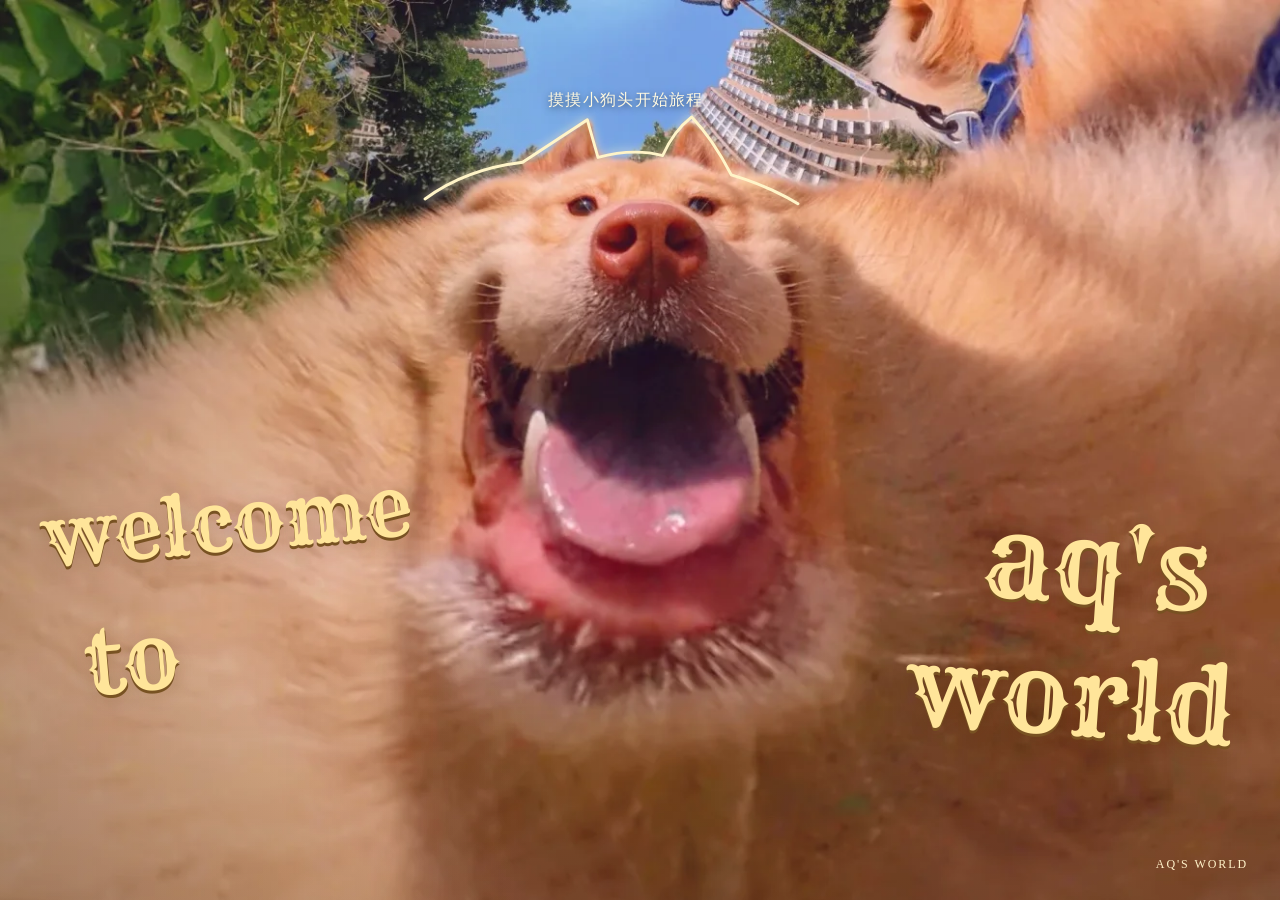
<file: index.html>
<!doctype html>
<html lang="zh-CN">
<head>
<meta charset="UTF-8"><meta name="viewport" content="width=device-width,initial-scale=1">
<title>welcome to aq's world</title><meta name="description" content="摸摸小狗头，开始 aq 的作品与自我探索之旅。">
<link rel="icon" href="data:image/svg+xml,%3Csvg xmlns='http://www.w3.org/2000/svg' viewBox='0 0 40 40'%3E%3Crect width='40' height='40' rx='20' fill='%23f4d773'/%3E%3Ctext x='5' y='28' font-family='Georgia' font-weight='bold' font-size='25' fill='%23342b19'%3Eaq%3C/text%3E%3C/svg%3E">
<link rel="preconnect" href="https://fonts.googleapis.com"><link rel="preconnect" href="https://fonts.gstatic.com" crossorigin><link href="https://fonts.googleapis.com/css2?family=Rye&family=DM+Serif+Display:ital@0;1&family=ZCOOL+KuaiLe&display=swap" rel="stylesheet">
<link rel="stylesheet" href="style.css?v=20261011-canvas"><link rel="stylesheet" href="interventions.css?v=20261004b">
</head>
<body><main>
<section class="screen hero" id="home" aria-label="欢迎来到 aq 的世界">
<img class="photo" src="assets/dog.png" alt="阳光下，一只快乐的小狗凑近镜头" fetchpriority="high">
<div class="shade"></div>
<h1 class="title" aria-label="welcome to aq's world"><span class="title-left"><span class="welcome">welcome</span><span class="to">to</span></span><span class="title-right"><span class="aq">aq's</span><span class="world">world</span></span></h1>
<svg class="head-outline" viewBox="0 0 1325 1080" preserveAspectRatio="xMidYMin slice" aria-hidden="true"><path d="M440 206 Q482 175 541 168 L608 124 L619 163 Q655 153 686 161 Q697 136 716 121 Q738 144 757 181 Q797 193 826 211"/></svg>
<button type="button" class="pet-target" id="pet" data-go="#chapter1" aria-label="摸摸小狗头，进入第一章"></button>
<button type="button" class="pet-caption" data-go="#chapter1">摸摸小狗头开始旅程</button>
<span class="edge">AQ'S WORLD</span>
</section>
<section class="screen chapter" id="chapter1" aria-label="第一章，关于我" hidden>
<button type="button" class="back" data-go="#">aq's world.</button>
<div class="chapter-one-content">
<div class="chapter-one-intro"><h1 tabindex="-1"><span>chapter1</span><span>about “me”!<svg class="heading-arrow" viewBox="0 0 90 94" aria-hidden="true"><defs><marker id="identity-arrowhead" markerWidth="11" markerHeight="11" refX="9" refY="5.5" orient="auto"><path d="M0 0L10 5.5L0 11" fill="none" stroke="currentColor" stroke-width="2.6"/></marker></defs><path d="M10 5 C61 13 66 54 53 81" fill="none" stroke="currentColor" stroke-width="3.4" stroke-linecap="round" marker-end="url(#identity-arrowhead)"/></svg></span></h1><div class="identity"><span class="identity-name">陈安琪</span></div></div>
<div class="photo-story" aria-label="生活照片">
<img class="about-photo about-photo-1" src="assets/about-1.jpg" alt="与德国牧羊犬相伴">
<img class="about-photo about-photo-2" src="assets/about-2.jpg" alt="山间徒步">
<img class="about-photo about-photo-3" src="assets/about-3.jpg" alt="与金毛犬相伴">
<img class="about-photo about-photo-4" src="assets/about-4.jpg" alt="街边生活记录">
<img class="about-photo about-photo-5" src="assets/about-5.jpg" alt="和狗狗们一起出行">
<svg class="photo-orbit" viewBox="0 0 680 650" preserveAspectRatio="none" aria-hidden="true"><defs><marker id="photo-arrowhead" markerWidth="12" markerHeight="12" refX="10" refY="6" orient="auto"><path d="M1 1L11 6L1 11" fill="none" stroke="currentColor" stroke-width="2.3"/></marker></defs><path class="orbit-loop" d="M61 36 C196 -8 510 7 623 117 C702 202 674 491 566 592 C452 689 177 670 59 559 C-13 468 -8 130 61 36Z"/><path class="orbit-arrow" d="M51 533 C5 525 -15 518 -45 510" marker-end="url(#photo-arrowhead)"/></svg>
</div></div>
<button type="button" class="page-next" data-go="#journey" aria-label="进入个人经历页"><span class="next-mark" aria-hidden="true"></span></button><span class="chapter-number">01</span>
</section>
<section class="screen journey" id="journey" aria-label="个人经历路线" hidden>
<header class="journey-header"><button type="button" class="back" data-go="#chapter1">aq's world.</button><p>about “me”</p></header>
<div class="timeline" aria-label="教育、校外活动、兴趣与职业探索的五段经历">
<svg class="route" viewBox="0 0 1400 850" preserveAspectRatio="none" aria-hidden="true">
<defs><mask id="route-reveal"><path d="M1400 180 H190 Q65 180 65 250 V370 Q65 440 190 440 H1210 C1390 440 1390 700 1210 700 H0" fill="none" stroke="white" stroke-width="30" pathLength="1"/></mask></defs>
<g mask="url(#route-reveal)"><path d="M1260 180 H190 Q65 180 65 250 V370 Q65 440 190 440 H1210 C1390 440 1390 700 1210 700 H140" fill="none" stroke="currentColor" stroke-width="5"/><path d="M1400 180 Q1320 180 1260 177.5 V182.5 Q1320 180 1400 180Z M0 700 Q80 700 140 697.5 V702.5 Q80 700 0 700Z" fill="currentColor"/></g>
</svg>
<img class="story-art walking" src="assets/walking-short.png" alt="短发圆框眼镜女生牵着金毛散步的简笔画" width="260" height="200">
<img class="story-art sliding" src="assets/climbing-cat.png" alt="侧身攀住竖线、转头看向观众的小猫简笔画" width="1024" height="1536">
<img class="story-art running" src="assets/running-short.png" alt="短发圆框眼镜女生和没有牵绳的德牧一起向左奔跑" width="270" height="200">
<ol class="milestones"><li class="milestone" data-node="1"><span class="dot" aria-hidden="true"></span><h2 class="node-heading"><span class="study-dates">2022-2026</span><span>四川大学</span></h2><div class="node-copy"><p class="gpa">GPA：3.75/4.0</p><p>四川大学2023-2024学年本科“优秀学生”</p><p>四川大学本科生2023-2024学年综合二等奖学金</p><p>四川大学2024-2025学年本科“优秀学生”</p><p>四川大学“学子家乡行”实践活动“优秀个人”</p><p>院级“优秀志愿者”、校级“优秀志愿者”</p><p>四川大学校级比赛“旅创杯”三等奖</p><p>四川大学挑战杯课外学术科技节系列比赛三等奖</p></div></li>
<li class="milestone" data-node="2"><span class="dot" aria-hidden="true"></span><h2 class="node-heading">校外活动</h2><div class="node-copy single-line-copy" tabindex="0" aria-label="单行内容，窄屏可横向滚动查看"><p>龙港社区“亮灯计划”志愿活动“优秀志愿者”、“一芯计划”优秀组长</p><p>亚洲动物基金成都猫狗动物福利项目“年度优秀义工”及“资深义工”（2024）</p><p>亚洲动物基金成都猫狗动物福利项目“年度优秀义工”及“志愿者之星”（2025）</p></div></li>
<li class="milestone" data-node="3"><span class="dot" aria-hidden="true"></span><h2 class="node-heading">Me！</h2><div class="node-copy"><p><strong>兴趣</strong><br>音乐、电影、电视剧、阅读、爬山、排球、游戏、美食、睡觉、猫、狗、毛绒、心理学、语言、摄影</p><p><strong>人生八字</strong><br>人生大事，吃睡二字</p><p><strong>自我评价</strong><br>montage、自由、真诚</p></div></li>
<li class="milestone" data-node="4"><span class="dot" aria-hidden="true"></span><h2 class="node-heading">和AI的经历</h2><div class="node-copy"><p><strong>写毕业论文时：</strong><br>掌握了好的 prompt 的写法：role-context-goal-constraint-example-output；<br>vibe coding 用 Python 做数据清洗，用 R 做探索性因子分析</p><p><strong>近期：</strong><br>探索 AI-Native 方向，从最近生活视角生长出了各种想法（详见 chapter2）；<br>掌握了 Codex 制作、部署简历＋作品集；<br>正在用 Claude Code＋Codex 协作实现 AdvanCE！的想法：Claude＋DeepSeek API 做核心功能，Codex 做原型图，Claude＋Codex 协作输出 MVP；<br>阿里云部署，已完成灰度测试，正在准备进行第一次迭代</p></div></li>
<li class="milestone" data-node="5"><span class="dot" aria-hidden="true"></span><h2 class="node-heading">why产品经理？</h2><div class="node-copy"><p><strong>灵活</strong>，一直需要新异刺激；</p><p><strong>洞察</strong>，观察、思考是习惯；</p><p><strong>探索</strong>，相信一切皆有可能；</p><p><strong>敏感</strong>，向外发现世界，向内发现自己。</p><p><strong>好奇</strong>，接触AI后一直保持着开放的好奇心。</p></div></li>
</ol>
</div>
<footer class="journey-footer"><button type="button" class="page-next" data-go="#chapter2" aria-label="进入第二章"><span class="next-mark" aria-hidden="true"></span><span>下一页</span></button><button type="button" class="resume-link" data-go="#resume" data-download="resume">点击这里下载简历pdf版本<span>PDF</span></button></footer>
</section>
<section class="screen resume" id="resume" aria-label="简历页" hidden>
<button type="button" class="back" data-go="#journey">回到个人经历</button>
<div class="resume-toolbar"><h1 tabindex="-1">My résumé.</h1><div class="resume-actions"><a href="assets/resume.pdf?v=dd7ad238" target="_blank" rel="noopener">新窗口查看</a><a class="download-pdf" href="assets/resume.pdf?v=dd7ad238" download="简历.pdf">下载 PDF 简历</a></div></div>
<div class="resume-pages" aria-label="简历页面预览"><img src="assets/resume-page-1.png?v=21f0631d" alt="个人简历第1页，共2页；完整可访问内容请打开 PDF" loading="lazy"><img src="assets/resume-page-2.png?v=21f0631d" alt="个人简历第2页，共2页；完整可访问内容请打开 PDF" loading="lazy"></div>
<button type="button" class="page-next" data-go="#chapter2" aria-label="进入第二章"><span class="next-mark" aria-hidden="true"></span><span>下一页</span></button>
</section>
<section class="screen chapter" id="chapter2" aria-label="第二章，关于 AdvanCE" hidden>
<button type="button" class="back" data-go="#journey">aq's world.</button><div class="chapter-two-layout"><div class="chapter-content"><h1 tabindex="-1"><span>chapter2</span><span>about “AdvanCE!”</span></h1></div><img class="chapter-two-dancer" src="assets/advance-dancer.png" alt="一位身着黑色西装、张开双臂跳舞的人物剪影"/><div class="advance-word" aria-label="AdvanCE!"><span>AdvanCE</span><span>!</span></div></div><button class="page-next" data-go="#chapter2-story" aria-label="下一页"><span class="next-mark" aria-hidden="true"></span></button><span class="chapter-number">02</span>
</section>
<section class="screen chapter2-story" id="chapter2-story" aria-label="AdvanCE 的起点" hidden>
<button type="button" class="back" data-go="#chapter2">aq's world.</button>
<div class="idea-story">
<h1 tabindex="-1">话说不爱背书的aq有一日正在刷发展心理学的题，偶遇几道问年龄段的，连败而归，遂陷入沉思......</h1>
<img class="story-dancer story-loading-cat" src="assets/thinking-loading-cat.png" alt="脑袋正在加载、陷入沉思的猫咪">
<div class="thought-pair">
<div class="thought-bubble thought-observations"><h2>观察自己&amp;同群体</h2><p>自己：刷题错错错 → 正反馈少、易疲惫、没动力</p><p>同群体：长期备考，状态波动起伏、难坚持</p></div>
<div class="thought-bubble thought-products"><h2>观察现有产品</h2><h3>传统题库逻辑</h3><p>预存 → 呈现 → 识别结果<br>或<br>预存 → 呈现 → 识别结果 → 基于错题推荐</p><h3>存在的问题</h3><ol><li>题库需要人工整理，易出错</li><li>解析固定，不一定清晰</li><li>只关注“题”</li></ol></div>
</div>
<div class="thought-connections"><svg viewBox="0 0 1000 230" preserveAspectRatio="none" aria-hidden="true"><path d="M232.5 0 L500 185 L767.5 0"/></svg><img class="thinking-face thinking-cat" src="assets/let-me-think-cat.png" alt="Let me think，猫咪托腮思考"></div>
<div class="idea-down" aria-hidden="true">↓</div>
<div class="thought-bubble final-thought">明明是人在做题，<br>为什么不关注<strong>“人”本身</strong>？</div>
</div><button type="button" class="page-next" data-go="#chapter2-engine" aria-label="进入 AdvanCE 产品定位与系统架构"><span class="next-mark" aria-hidden="true"></span><span>下一页</span></button><span class="chapter-number">02 / 01</span>
</section>
<section class="screen advance-architecture" id="chapter2-engine" aria-label="AdvanCE 产品定位与系统架构" hidden>
<button type="button" class="back" data-go="#chapter2-story">回到上一页</button>
<div class="architecture-content">
<header class="product-position"><p class="architecture-eyebrow">AdvanCE! / 产品定位</p><h1 tabindex="-1">市面上产品解决“你哪里不会”，<br>我们解决<span>“你什么时候已经学不进去了”</span>。</h1><p class="position-description">AdvanCE! 是一个能感知学习状态并实时干预的考研心理学 AI Native 刷题引擎。它不只是一个题库，而是一套学习状态感知系统——通过捕捉用户的行为信号，实时推断用户处于知识卡点、疲劳还是焦虑的状态，并动态调整 AI 出题难度和干预策略。</p></header>
<section class="architecture-layer perception-layer" aria-labelledby="perception-title"><div class="layer-heading"><span>01</span><h2 id="perception-title">用户感知层</h2></div><div class="perception-body"><ol class="experience-flow"><li>引导页</li><li>选课</li><li>答题页</li><li>反馈<span>解析 / 笔记</span></li></ol><div class="experience-notes"><p>❌ 界面无状态码、无监控指标、无AI字样</p><p>✅ 用户只感觉到：题目刚刚好，有温度，不被打扰</p></div></div></section>
<section class="architecture-layer engine-layer" aria-labelledby="engine-title"><div class="layer-heading"><span>02</span><h2 id="engine-title">系统引擎层</h2></div><div class="engine-tracks">
<div class="engine-track frequency-track"><div class="track-title"><h3>轨道一 · 频率轨道</h3><span>实时 · 实线</span></div><ol class="track-flow"><li><small>输入</small>正确率、作答时间<br>读题时间<span>题目呈现 → 第一次勾画</span>勾画用时<span>第一次勾画 → 最后一次勾画</span>勾画次数、排除次数、撤销排除次数</li><li><small>处理</small>状态引擎<span>A / B / C / D</span></li><li><small>输出</small>实时动态调整出题难度<br>／触发干预</li></ol></div>
<div class="engine-track content-track async-track"><div class="track-title"><h3>轨道二 · 内容轨道</h3><span>异步 · 虚线</span></div><ol class="track-flow"><li><small>输入</small>勾画字符偏移量<br>勾画词性质<span>名词 / 判断词 / 程度词</span></li><li><small>处理</small>LLM 打标签</li><li><small>输出</small><code>behavior_tags</code> 表</li></ol></div>
<div class="engine-track cognition-track async-track"><div class="track-title"><h3>轨道三 · 建构轨道</h3><span>异步 · 虚线</span></div><ol class="track-flow"><li><small>输入</small>笔记内容、计划与反思内容</li><li><small>处理</small>LLM 提取认知习惯</li><li><small>输出</small><code>cognition_tags</code> 表</li></ol></div>
<div class="engine-track calibration-track async-track"><div class="track-title"><h3>轨道四 · 校准轨道</h3><span>异步 · 虚线</span></div><ol class="track-flow calibration-flow"><li><small>输入</small>用户反馈<span>有帮助 / 不太对 / 隐式休息行为</span></li><li><small>输出</small><code>state_feedback</code> 表</li></ol></div>
</div><p class="decision-rule">实时决策只走轨道一<span>（保稳定性）</span>，其余轨道异步降级<span>（做数据沉淀）</span></p></section>
<section class="architecture-layer data-layer" aria-labelledby="data-title"><div class="layer-heading"><span>03</span><h2 id="data-title">数据基座层</h2><span class="sqlite-label">SQLite</span></div><ul class="database-tables"><li>questions</li><li>answer_records</li><li>qa_records</li><li>behavior_tags</li><li>cognition_tags</li><li>state_feedback</li></ul><p class="fallback-note">所有AI调用失败均静默降级，不阻塞主流程</p></section>
<section class="interventions" aria-labelledby="intervention-title">
  <header class="intervention-heading"><p class="architecture-eyebrow">AdvanCE! / 从感知到回应</p><h2 id="intervention-title">AdvanCE! 五层干预机制</h2><p>用户感受不到被干预，只感觉到题目刚刚好。</p></header>
  <div class="intervention-intensity" aria-hidden="true"><span>状态从轻到重</span><i></i><span>回应逐步加强</span></div>
  <div class="intervention-scroll" tabindex="0" role="region" aria-label="五层干预矩阵，窄屏可横向滚动">
    <table class="intervention-matrix"><caption class="visually-hidden">A 知识卡点、B 轻度疲劳、C 中度焦虑、D 重度消耗在内容、节奏、反馈、环境及数据五个层级的干预方式</caption>
      <colgroup><col class="layer-col"><col class="state-a"><col class="state-b"><col class="state-c"><col class="state-d"></colgroup>
      <thead><tr><th scope="col">干预层级</th><th scope="col" class="state-a"><b>A</b>知识卡点</th><th scope="col" class="state-b"><b>B</b>轻度疲劳</th><th scope="col" class="state-c"><b>C</b>中度焦虑</th><th scope="col" class="state-d"><b>D</b>重度消耗</th></tr></thead>
      <tbody>
        <tr><th scope="row"><span class="layer-index">01</span>内容层<small>调整题目本身</small></th><td>推送同考点变式题</td><td>暗中降低难度</td><td>插入缓冲题</td><td>停止推题</td></tr>
        <tr><th scope="row"><span class="layer-index">02</span>节奏层<small>调整答题节奏</small></th><td>正常节奏</td><td>放缓节奏</td><td>留白过渡</td><td>询问休息</td></tr>
        <tr><th scope="row"><span class="layer-index">03</span>反馈层<small>调整系统回应</small><aside class="feedback-note">不同类型的文案<br>可以让用户自行设置</aside></th><td>正常文案</td><td>疲劳档文案</td><td>安抚文案</td><td>休息文案</td></tr>
        <tr><th scope="row"><span class="layer-index">04</span>环境层<small>调整学习氛围</small></th><td><span class="tone-swatch state-a"></span>浅蓝底</td><td><span class="tone-swatch state-b"></span>浅黄底</td><td><span class="tone-swatch state-c"></span>浅橙底</td><td><span class="tone-swatch state-d"></span>浅红底</td></tr>
        <tr class="calibration-row"><th scope="row"><span class="layer-index">05</span>数据层<small>让干预越来越准</small></th><td colspan="4"><div class="calibration-items"><span>记录干预效果</span><i>·</i><span>用户显式反馈</span><i>·</i><span>隐式行为校准</span><i>·</i><span>长期基线沉淀</span></div></td></tr>
      </tbody>
    </table>
  </div><p class="matrix-scroll-hint">左右滑动，查看四种状态下的回应</p>
  <p class="intervention-takeaway">数据层干预让系统与用户共同校准，越用越准</p>
</section>
</div><button type="button" class="page-next" data-go="#chapter2-tour" aria-label="走进 AdvanCE 原型演示"><span class="next-mark" aria-hidden="true"></span><span>下一页</span></button><span class="chapter-number">02 / 02</span></section>
<section class="screen prototype-tour" id="chapter2-tour" aria-label="走进 AdvanCE 原型演示" hidden><button type="button" class="back" data-go="#chapter2-engine">回到上一页</button><div class="tour-content"><h1 tabindex="-1">走进 <span>AdvanCE<b>!</b></span></h1><div class="mode-tabs" role="tablist" aria-label="四种学习模式"><button type="button" id="tab-practice" role="tab" data-tour-mode="0" aria-controls="panel-practice" aria-selected="true" tabindex="0"><small>01</small>平时练习</button><button type="button" id="tab-exam" role="tab" data-tour-mode="1" aria-controls="panel-exam" aria-selected="false" tabindex="-1"><small>02</small>考场模拟</button><button type="button" id="tab-game" role="tab" data-tour-mode="2" aria-controls="panel-game" aria-selected="false" tabindex="-1"><small>03</small>游戏模式</button><button type="button" id="tab-infinite" role="tab" data-tour-mode="3" aria-controls="panel-infinite" aria-selected="false" tabindex="-1"><small>04</small>无限模式</button></div><div class="tour-layout"><div class="mode-reading"><article class="mode-panel" id="panel-practice" role="tabpanel" aria-labelledby="tab-practice" ><p class="mode-index">01 / 04</p><h2>平时练习</h2><div class="mode-feature-list"><section class="mode-feature"><h3>三级定位</h3><p>选择好模式之后，教材、章节、知识点自由选择，选择后进入刷题页面，也可随时通过右上角下拉框自由切换范围。</p></section><section class="mode-feature"><h3>全维行为采集</h3><p>不仅记录对错和时长，更捕捉读题时间（理解难度）、勾画用时（犹豫程度）、勾画次数与内容（字符偏移量）、排除与撤销排除次数、修改次数。同时异步提取勾画词性质（定位概念还是抓逻辑词），精准刻画用户的认知策略。</p></section><section class="mode-feature"><h3>AI即时答疑</h3><p>右下角“泡泡”浮窗，随时向AI提问，AI结合当前题目、解析以及用户做题中行为信号所反映出的问题给出有温度的解答。</p></section><section class="mode-feature"><h3>三栏知识沉淀</h3><p>判分后提供“解析、笔记、讨论”三栏，支持记笔记和公开讨论，建构用户自己的知识体系。</p></section></div><aside class="mode-annotation"><span>旁注</span><p>当后台状态引擎感知到用户进入“轻度疲劳”时，会暗中降低题目难度；感知到“中度焦虑”时，插入缓冲题。全程无弹窗，不打断心流。界面上不出现任何状态码、监控指标或“AI”字样。</p></aside></article><article class="mode-panel" id="panel-exam" role="tabpanel" aria-labelledby="tab-exam" hidden><p class="mode-index">02 / 04</p><h2>考场模拟</h2><div class="mode-feature-list"><section class="mode-feature"><h3>全真环境还原</h3><p>提供类似312统考的倒计时答题环境，和模拟考试套题练习。</p></section><section class="mode-feature"><h3>AI打分</h3><p>客观题服务器比对正确答案，主观题调用AI按照贴近真实评分标准进行批改和打分（规划中）。</p></section><section class="mode-feature"><h3>压力状态记录与复盘</h3><p>在模拟考环境里，状态干预系统会降低敏感度（不打扰考试状态），但会悄悄记录压力环境下的行为特征，在交卷后生成一份详细的【考场表现报告】，帮助用户了解自己在高压下的易错知识点和节奏。</p></section></div><aside class="mode-annotation"><span>旁注</span><p>严格还原真实考场规则，无“跳过本题”的出口，未作答即视为放弃。完成后生成针对性报告，并在后续推送同考点的变式题进行强化。</p></aside></article><article class="mode-panel" id="panel-game" role="tabpanel" aria-labelledby="tab-game" hidden><p class="mode-index">03 / 04</p><h2>游戏模式</h2><div class="mode-feature-list"><section class="mode-feature"><h3>“戳泡泡”游戏</h3><p>将心理学家的名字、核心理论、流派与概念，转化为极速反应的配对游戏。</p></section><section class="mode-feature"><h3>极低认知负荷</h3><p>利用碎片化时间（等车、睡前），在几分钟内用极低压力完成知识点的反复强化，避免传统刷题带来的“学习疲劳”。</p></section><section class="mode-feature"><h3>隐性行为记录</h3><p>后台同样默默采集用户的反应速度、连击次数，用于横向对比用户对不同知识点的熟悉程度。</p></section></div><aside class="mode-annotation"><span>旁注</span><p>游戏模式旨在正向激励，不产生焦虑感，打造产品的情感连接，让用户愿意每天打开。</p></aside></article><article class="mode-panel" id="panel-infinite" role="tabpanel" aria-labelledby="tab-infinite" hidden><p class="mode-index">04 / 04</p><h2>无限模式</h2><div class="mode-feature-list"><section class="mode-feature"><h3>实时生成，沉浸式刷题练习</h3><p>静态题包＋根据用户当前的知识点掌握情况和实时学习状态（A/B/C/D），调用DeepSeek API实时生成全新题目。</p></section><section class="mode-feature"><h3>动态难度适配</h3><p>处于A状态（知识卡点）时，推送同考点变式题；处于B状态（轻度疲劳）时，暗中降低题目难度；处于C/D状态时，生成基础题帮助找回信心。</p></section><section class="mode-feature"><h3>不重复防背题</h3><p>每次请求都携带用户最近做过的题干，Prompt要求“这道题必须是全新的，不要与下面用户最近做过的题目雷同”。用户无法通过背答案来提高正确率，真正锻炼解题能力。</p></section></div><aside class="mode-annotation"><span>旁注</span><p>无限模式是产品“数据飞轮”的一部分。用得越多，题库越厚，但呈现给用户的永远是“刚刚好适合此刻”的新题。</p></aside></article><nav class="mode-navigation" aria-label="模式介绍顺序"><button type="button" id="previous-mode" disabled>上一模式</button><span id="mode-count">01 / 04</span><button type="button" id="next-mode">下一模式：考场模拟</button></nav></div><div class="phone-column"><div class="iphone-shell"><div class="phone-status" aria-hidden="true"><span>9:41</span><span class="dynamic-island"></span><span>▮▮▮ ▰</span></div><iframe id="prototype-frame" title="AdvanCE 手机交互原型" sandbox="allow-scripts allow-same-origin allow-forms allow-modals" loading="eager"></iframe><div class="phone-home" aria-hidden="true"></div></div><p class="demo-stage" id="demo-stage" role="status">平时练习 · 模式入口</p><button type="button" class="replay-mode" id="replay-mode">重看模式入口</button><p class="prototype-disclosure">交互原型 · 示例数据<br>实时 AI 与状态干预以产品设计说明为准</p></div></div></div><button type="button" class="page-next" data-go="#chapter2-ideas" aria-label="进入 AdvanCE 联想与鬼点子"><span class="next-mark" aria-hidden="true"></span><span>下一页</span></button><span class="chapter-number">02 / 03</span></section><section class="screen ideas-page" id="chapter2-ideas" aria-label="AdvanCE 的联想与鬼点子" hidden><button type="button" class="back" data-go="#chapter2-tour">回到上一页</button><div class="ideas-content"><h1 tabindex="-1">想法，还在生长。</h1><nav class="ideas-index" aria-label="本页的两部分"><button type="button" data-idea-section="advance-possibilities">01 · AdvanCE! 的一些联想</button><button type="button" data-idea-section="wild-ideas">02 · 鬼点子生成中</button></nav>
<section id="advance-possibilities" class="idea-chapter"><p class="idea-kicker">01 / AdvanCE!</p><h2>AdvanCE! 的一些联想</h2><p class="idea-lead">AdvanCE！可以拓展到别的不同科目（英语、数学、或者别的专业科目），不同类型的考试（升学考、考公等）、可以推到不同年龄阶段……</p><p class="idea-lead">将考试参考教材和一些经典的书籍向量化，让出题更灵活，让做题的目的回归到知识本身。</p>
<div class="development-ideas"><article class="development-flow"><span class="idea-label">孩子这一端</span><h3>幼儿 3—6 岁 · 儿童 6—12 岁</h3><p class="flow-subject">认知、道德发展</p><ol class="possibility-steps"><li>游戏情境</li><li>动态感知认知和道德发展水平<br><strong>性格？气质？</strong><small>心理学上，气质是天生的心理活动动力性特征，无好坏之分。</small></li><li>提供适应当前水平的学习（？）</li><li>生成报告，发送给家长</li></ol></article><article class="development-flow parents-flow"><span class="idea-label">与前者配套 · 家长端</span><h3>把发展心理学理念带进日常</h3><ol class="possibility-steps"><li>理论</li><li>情境模拟</li><li>家长反应</li><li>动态感知家长教养类型</li><li>结合孩子的气质、当前认知与道德发展水平，给父母教养方式建议？</li></ol></article></div>
<aside class="handwritten-note"><span>一点个人联想</span><p>很多时候我觉得，就是这种长期的环境带来的失调，才导致抑郁或者别的环境不适应的症状。主要抚养者如果熟悉发展心理学，孩子得到符合自己气质性格的教养方式，也许情况就会好很多。</p></aside>
<div class="reflection-intro"><h3>状态的线索，也可以藏在计划和反思里。</h3><p>目前只在作品集展示了 AdvanCE！更关注用户刷题状态，用行为信号来推断用户状态而及时干预的内容。而我希望关于状态的判断，还可以从用户计划、每日总结的反思来推断。</p></div>
<div class="reflection-layout"><div class="reflection-copy"><article class="reflection-piece"><button type="button" class="reflection-link" data-reflection="plans" aria-pressed="true">看计划表原型</button><h4>计划页 · 日 / 周 / 月计划</h4><p>计划与实际完成情况，是理解当日学习状态的另一条线索。</p></article><article class="reflection-piece"><button type="button" class="reflection-link" data-reflection="summary" aria-pressed="false">看每日总结原型</button><h4>每日总结 · 三个部分</h4><ol class="recap-parts"><li><h5>一些客观数据</h5><aside>无排名，也没有“不如昨日”之类的压力话语。重点是希望用户能获得自我标准，即自己跟自己比。</aside></li><li><h5>用户选择反思模板，形成自我范式</h5><aside>此时 AI 结合今日做题状态、计划完成情况和思考状态，来思考用户的状态（可以用于每日的推题），并输出第三部分的鼓励语。</aside></li><li><h5>非常 personal 的鼓励语</h5><aside>可以从一些人格心理学的理论出发，重点是希望传递：<strong>各种特质无好坏，每个人都是独特的个体。</strong></aside></li></ol></article></div><div class="phone-column reflection-phone"><div class="reflection-switch" role="group" aria-label="切换计划与总结原型"><button type="button" data-reflection="plans" aria-pressed="true">计划表</button><button type="button" data-reflection="summary" aria-pressed="false">每日总结</button></div><div class="iphone-shell"><div class="phone-status" aria-hidden="true"><span>9:41</span><span class="dynamic-island"></span><span>▮▮▮ ▰</span></div><div class="phone-viewport"><iframe id="reflection-frame" title="计划表交互原型" sandbox="allow-scripts allow-same-origin allow-forms allow-modals" loading="lazy"></iframe></div><div class="phone-home" aria-hidden="true"></div></div><p class="prototype-disclosure">交互原型 · 可点击切换、填写体验<br>状态推断与个性化鼓励是延伸设想</p></div></div></section>
<section id="wild-ideas" class="idea-chapter wild-ideas"><p class="idea-kicker">02 / STILL THINKING</p><h2>鬼点子生成中<span class="thinking-dots" aria-hidden="true">…</span></h2><p class="wild-opening">两条念头，慢慢汇到一起。</p><div class="travel-branches"><article class="travel-branch"><span>线索一 · 从自己出发</span><h3>最开始，想到了手账。</h3><ol><li>手账</li><li>先从旅行记录做起</li><li>＋ 日常心情记录</li></ol><p>记下去过哪里，也记下那时候的自己。</p></article><article class="travel-branch"><span>线索二 · 从当地生活出发</span><h3>一个本地人的生活社区？</h3><p>本地人展示自己的生活、遇到的好吃的店，以及平时闲下来时候的活动。</p><ol><li>本地人展示真实生活</li><li>主动建构目的地形象</li></ol><small>不是文旅宣传或营销先给出的形象，而是从具体的人和生活中慢慢看见一个地方。</small></article></div><div class="travel-converge" aria-hidden="true"><svg viewBox="0 0 1000 110" preserveAspectRatio="none"><path d="M250 0V28Q250 45 275 45H475Q500 45 500 70V102M750 0V28Q750 45 725 45H525Q500 45 500 70M490 92L500 104L510 92"/></svg></div><article class="travel-ai"><span>AI 的角色 · 当用户想要出游时</span><h3>这一次，适合此刻心境的旅行是什么样？</h3><p>理解用户最近的心情和之前的旅行记录，结合从本地人生活中建构出来的目的地形象，给用户做适应当下心境的出游规划。</p><div class="travel-inputs"><span>最近的心情</span><span>之前的旅行记录</span><span>当地生活建构出来的目的地形象</span></div><p class="travel-result">一起成为这一次出发的线索。</p></article></section>
</div><button type="button" class="page-next" data-go="#credits" aria-label="进入致谢页"><span class="next-mark" aria-hidden="true"></span><span>下一页</span></button><span class="chapter-number">02 / 04</span></section><section class="screen credits-page" id="credits" aria-label="旅程的片尾，感谢遇见" hidden><button type="button" class="back" data-go="#chapter2-ideas">回到上一页</button><div class="credits-roll"><p class="credits-eyebrow">AQ'S WORLD · THE END</p><h1 tabindex="-1">thank you for joining<br>this tour with me!</h1><p class="credits-greeting">感谢你的时间！<br>期待下次的遇见！</p><div class="credits-rule" aria-hidden="true"></div><div class="credits-story"><h2>后记</h2><p>这是一个很潦草的想法，从我接触到codex和Claude code，到有想法，到开始做作品集和网页的简历不过短短几天。</p><p>在这几天中，我得以从之前迷茫时的“死水”状态脱离，像是重新活了过来。</p></div><div class="credits-person"><p class="credit-role">特别感谢 · 我的好友</p><h2>@月少爷</h2><p>给了我一个接触AI+产品的契机，<br>鼓励我并给我提供了很多帮助和建议。</p></div><div class="credits-person"><p class="credit-role">特别感谢</p><h2>@猫二肥</h2><p>一直在帮助我，<br>并且给了我修改简历和作品集的建议。</p></div><div class="credits-person"><p class="credit-role">特别感谢</p><h2>@阿七大怂包 <span>老师</span></h2><p>授权了我使用她的小狗生活照<br>做网页版简历页封面。</p></div><div class="credits-rule" aria-hidden="true"></div><section class="manuscript-gallery" aria-labelledby="manuscript-title"><p class="credit-role">想法最初的样子</p><h2 id="manuscript-title">达芬琪的手稿</h2><p class="manuscript-help">点击手稿，可以放大看看。</p><div class="manuscript-grid"><button type="button" data-manuscript="0" aria-label="放大第一张手稿"><img src="assets/manuscript-1.jpg" alt="AdvanCE 首页与每日总结页的手绘草稿" loading="lazy"><span>手稿 01</span></button><button type="button" data-manuscript="1" aria-label="放大第二张手稿"><img src="assets/manuscript-2.jpg" alt="AdvanCE 产品结构、刷题流程和功能联想的手绘草稿" loading="lazy"><span>手稿 02</span></button></div></section><p class="credits-signature">with gratitude, aq.</p><button type="button" class="credits-home" data-go="#">回到旅程起点</button></div></section></main><dialog id="manuscript-viewer" class="manuscript-viewer" aria-label="手稿大图查看"><div class="manuscript-toolbar"><span id="manuscript-count">手稿 01 / 02</span><div><button type="button" id="manuscript-zoom" aria-pressed="false">查看原尺寸</button><button type="button" id="manuscript-other">另一张</button><button type="button" id="manuscript-close" aria-label="关闭手稿大图">关闭 ✕</button></div></div><div class="manuscript-canvas"><img id="manuscript-image" alt=""></div></dialog>
<dialog class="notice" id="notice"><h2>To be continued.</h2><p>新的故事，即将展开。</p><button id="close">回到章节页</button></dialog>
<script src="app.js?v=20261011-no-gap"></script><script src="prototype-tour.js?v=20261011-locked"></script><script src="ideas.js?v=20261003"></script><script src="credits.js?v=20261003"></script></body></html>
</file>
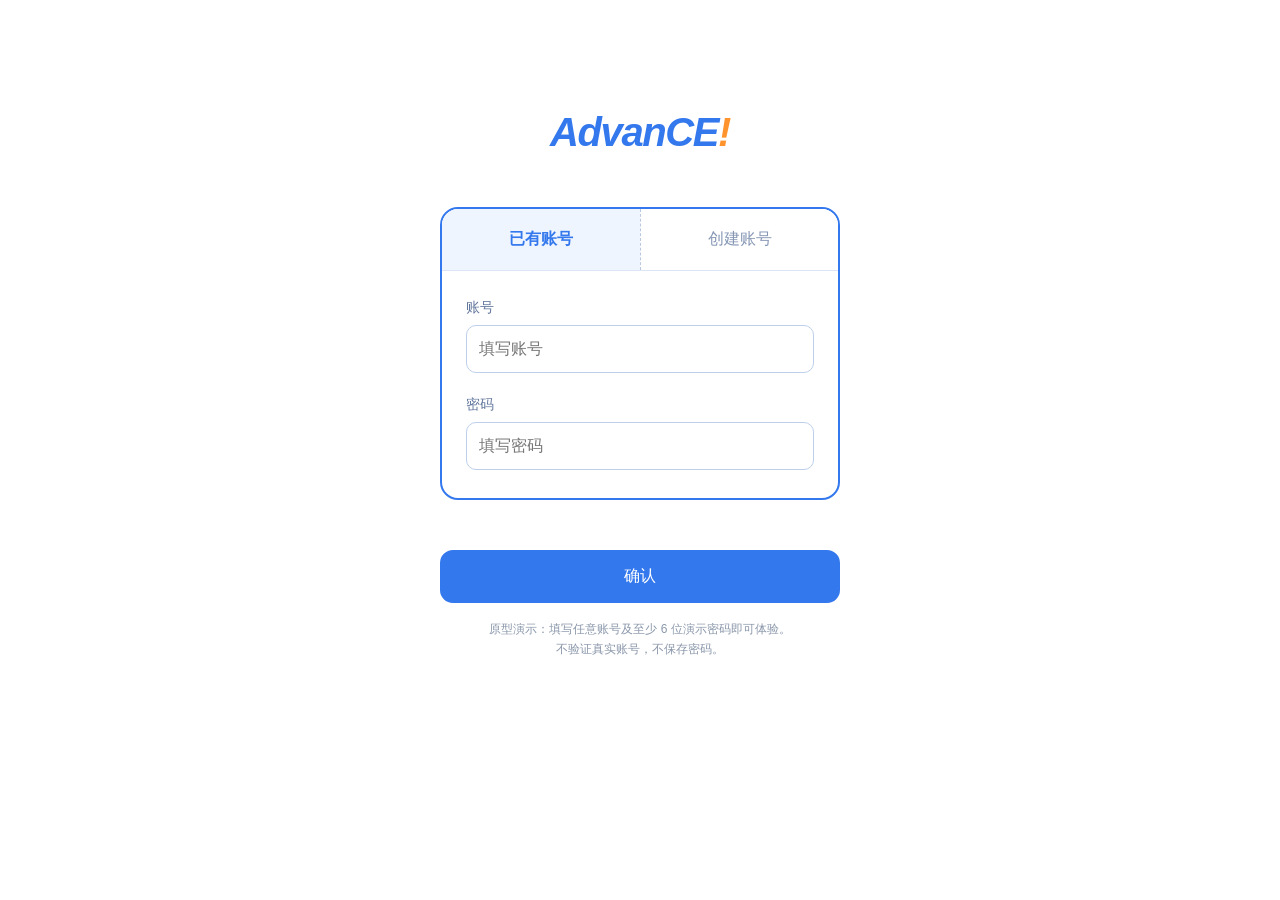
<file: prototype/index.html>
<!doctype html>
<html lang="zh-CN"><head><meta charset="utf-8"><meta name="viewport" content="width=device-width, initial-scale=1"><title>AdvanCE · 学习掌机</title><meta name="description" content="属于你的学习掌机"><link rel="icon" href="data:image/svg+xml,%3Csvg xmlns='http://www.w3.org/2000/svg' viewBox='0 0 32 32'%3E%3Crect x='5' y='2' width='22' height='28' rx='5' fill='white' stroke='%23263b66' stroke-width='2'/%3E%3Cpath d='M10 8h12v8H10zM10 23h7m-3.5-3.5v7' fill='none' stroke='%23263b66' stroke-width='2'/%3E%3C/svg%3E"><style>
:root{--ink:#3478ed;--grey:#a5a9b0;--line:2px; font-family:"Microsoft YaHei","PingFang SC",sans-serif;color:var(--ink);background:#fafbfc}*{box-sizing:border-box}body{margin:0;min-height:100svh;display:grid;place-items:center;padding:36px 20px}button,input{font:inherit}button{color:inherit;cursor:pointer;background:#fff;border:var(--line) solid var(--ink);padding:0; -webkit-tap-highlight-color:transparent}button:hover{background:#f0f3f8}button:focus-visible,input:focus-visible{outline:3px solid #6a8bbe;outline-offset:5px}button:active{background:#e3e9f2}main{width:420px;max-width:100%;}header{display:flex;align-items:center;justify-content:space-between;margin:0 5px 25px}.logo{font:italic 700 31px/1.2 "Trebuchet MS",sans-serif;letter-spacing:-1.5px}.brand-bang{color:#ff942e}.tools{display:flex;gap:13px}.icon{width:42px;height:42px;border-radius:50%;display:grid;place-items:center}.icon svg{width:21px;height:21px;fill:none;stroke:currentColor;stroke-width:1.7;stroke-linecap:round;stroke-linejoin:round}.screen{border:var(--line) solid var(--ink);border-radius:19px;padding:24px 22px 22px;background:white}.profile{display:flex;align-items:center;gap:13px;margin-bottom:25px}.avatar{width:46px;height:46px;flex-shrink:0;border:var(--line) solid var(--ink);border-radius:50%;display:grid;place-items:center}.avatar svg{width:27px;height:27px;fill:none;stroke:var(--ink);stroke-width:1.6;stroke-linecap:round}.avatar-emoji{font-size:23px}.profile-edit-avatar{display:flex;align-items:center;justify-content:space-between;gap:12px;margin-bottom:17px}.avatar-preview{width:52px;height:52px;border:2px solid #cbd9f2;border-radius:50%;display:grid;place-items:center;font-size:25px}.profile-edit-avatar label{margin:0!important;flex:1}.profile-edit-avatar select{padding:9px;border:1px solid #a5afc0;border-radius:8px;color:var(--ink)}.greeting{font-size:20px;font-weight:600;margin:0 0 6px}.signature{font-size:13px;margin:0;color:#7e899d;line-height:1.6}.widgets{display:grid;gap:12px}.widget{height:55px;width:100%;border:var(--line) dashed #9ea9bb;border-radius:11px;display:grid;place-items:center}.plus{font-family:Arial,sans-serif;font-size:29px;font-weight:300;line-height:1;color:var(--grey)}.controls{height:259px;position:relative;margin-top:27px}.dpad{position:absolute;left:9px;top:20px;width:251px;height:224px;display:grid;grid-template-columns:79px 77px 79px;grid-template-rows:67px 74px 67px;gap:8px;align-items:center;justify-items:center}.mode{font-size:15px;line-height:1.55;letter-spacing:3px;padding-left:3px;border-radius:13px;width:100%;height:100%}.mode[aria-pressed=true]{background:var(--ink);color:white}.up{grid-column:2;grid-row:1}.left{grid-column:1;grid-row:2;height:63px}.right{grid-column:3;grid-row:2;height:63px}.down{grid-column:2;grid-row:3}.confirm{grid-column:2;grid-row:2;width:72px;height:72px;border-radius:50%;font-size:16px;letter-spacing:2px;padding-left:2px}.end{position:absolute;right:4px;top:0;width:83px;height:83px;border-radius:50%;border-color:var(--grey);color:#868c96;line-height:1.7;font-size:14px;letter-spacing:2px;padding-left:2px}.bottom{display:flex;align-items:flex-end;justify-content:space-between;margin:38px 5px 0 12px}.split-wrap{position:relative}.sleeping-cat{position:absolute;width:220px;height:auto;right:-33px;bottom:-6px;pointer-events:none;z-index:1}.vertical{font-size:15px;line-height:2}.split{height:49px;width:245px;display:flex;border:var(--line) solid var(--ink);border-radius:13px;overflow:hidden}.split button{border:0;flex:1;font-size:15px;letter-spacing:5px;padding-left:5px}.split button+button{border-left:var(--line) solid var(--ink)}.community-off .split button+button{border-left:0}.community-switch{display:flex!important;align-items:center;justify-content:space-between;gap:12px;margin-top:20px!important}.community-switch input{width:18px!important;height:18px;accent-color:var(--ink)}.vertical{height:96px;width:45px;border:var(--line) solid var(--ink);border-radius:14px;background:white;margin-right:7px}.foot{height:24px}dialog{width:min(360px,calc(100vw - 36px));padding:29px;border:2px solid var(--ink);border-radius:20px;color:var(--ink);background:white}dialog::backdrop{background:rgba(25,40,66,.22)}dialog.profile-editor::backdrop{background:#fff}dialog.profile-editor{border:0;border-radius:0;padding:24px;background:#fff}.dialoghead{display:flex;justify-content:space-between;align-items:center;gap:15px;margin-bottom:22px}h2{font-size:20px;margin:0}.close{border:0;font-size:25px;width:30px;height:30px;border-radius:50%}.content{font-size:15px;line-height:1.8}.content p{margin:12px 0}.content label{display:block;margin-top:16px}.content input{width:100%;padding:10px;border:1px solid #a5afc0;border-radius:8px;color:var(--ink)}.action{width:100%;padding:11px;border-radius:10px;margin-top:20px}.quiet{color:#8791a1;font-size:13px}.summary{display:flex;justify-content:space-around;text-align:center;margin:24px 0}.summary strong{display:block;font-size:29px;font-weight:500}.summary span{font-size:13px;color:#8791a1}.chosen{border-style:solid;color:var(--ink);font-size:14px}.widget small{color:#929cab;margin-left:12px}.widget[hidden],.widget-manage[hidden]{display:none}.widget-manage{display:block;margin:12px 0 0 auto;border:0;background:none;color:#8497b5;font-size:12px;padding:3px 0}.screen.widgets-empty .profile{margin-bottom:0}.screen.widgets-empty .widgets{display:none}.widget.daily-quote{height:auto;min-height:68px;padding:9px 12px;border-style:solid;text-align:left;display:flex;flex-direction:column;align-items:flex-start;justify-content:center;gap:3px;line-height:1.35}.daily-quote .quote-label{font-size:11px;color:#8791a1}.daily-quote .quote-text{font-size:13px;color:var(--ink)}.empty{text-align:center;padding:15px 0}.status{min-height:23px;font-size:13px;color:#8791a1;text-align:center;margin-top:10px}@media(max-width:450px){body{padding:27px 20px}.screen{padding:21px 18px}header{margin-bottom:23px}.controls{margin-top:24px}.dpad{left:0;width:233px;grid-template-columns:72px 73px 72px;gap:8px}.confirm{width:69px;height:69px}.end{right:0;width:74px;height:74px;font-size:13px}.split{width:220px}.bottom{margin-left:0;margin-right:0}.vertical{margin-right:4px}}@media(max-width:360px){body{padding:22px 12px}.dpad{grid-template-columns:66px 68px 66px;width:216px}.confirm{width:64px;height:64px}.end{width:65px;height:65px}.mode{font-size:14px}.split{width:210px}}

.bottom{margin-top:14px}
</style><link rel="stylesheet" href="entry.css?v=2"><link rel="stylesheet" href="onboarding.css?v=2"><link rel="stylesheet" href="home-phone.css?v=20261012-no-hint"></head><body class="booting"><section id="entry" aria-label="应用启动"></section><main aria-label="AdvanCE 学习首页"><header><div class="logo">AdvanCE<span class="brand-bang">!</span></div><nav class="tools" aria-label="快捷入口"><button class="icon" data-open="messages" aria-label="消息通知"><svg viewBox="0 0 24 24"><rect x="3" y="5" width="18" height="14" rx="2"/><path d="m3 6 9 7 9-7"/></svg></button><button class="icon" data-open="calendar" aria-label="计划表"><svg viewBox="0 0 24 24"><rect x="4" y="5" width="16" height="16" rx="2"/><path d="M8 3v4m8-4v4M4 10h16m-12 4h2m4 0h2m-8 3h2"/></svg></button></nav></header><section class="screen" aria-label="个人学习屏幕"><div class="profile"><div class="avatar" aria-label="用户头像"><svg viewBox="0 0 32 32"><circle cx="16" cy="11" r="5"/><path d="M6 27c0-10 20-10 20 0"/></svg></div><div><p class="greeting">hi，<span id="username">同学</span></p><p class="signature" id="signature">慢慢来，每一步都算数。</p></div></div><div class="widgets"><button class="widget" aria-label="添加第一个小组件"><span class="plus">+</span></button><button class="widget" aria-label="添加第二个小组件"><span class="plus">+</span></button><button class="widget" aria-label="添加第三个小组件"><span class="plus">+</span></button></div><button class="widget-manage" id="manageWidgets" hidden>管理小组件</button></section><section class="controls" aria-label="选择学习模式"><div class="dpad"><button class="mode up" data-mode="游戏模式" aria-pressed="false">游戏<br>模式</button><button class="mode left" data-mode="平时练习" aria-pressed="false">平时<br>练习</button><button class="confirm" id="confirm">确认</button><button class="mode right" data-mode="考场模拟" aria-pressed="false">考场<br>模拟</button><button class="mode down" data-mode="无限模式" aria-pressed="false">无限<br>模式</button></div><button class="end" data-open="summary">今日<br>结束</button></section><div class="bottom"><div class="split-wrap"><div class="split"><button data-open="community" id="communityButton">社区</button><button data-open="settings">设置</button></div></div><button class="vertical" data-open="mine" aria-label="我的">我<br>的</button></div><div class="status" id="status" aria-live="polite"></div><div class="foot"></div></main><dialog id="modal"><div class="dialoghead"><h2 id="title"></h2><button class="close" aria-label="关闭弹窗">×</button></div><div class="content" id="content"></div></dialog><script>
const modal=document.querySelector('#modal'),content=document.querySelector('#content'),title=document.querySelector('#title');let selected='',currentWidget=null;function show(t,html){modal.classList.toggle('profile-editor',t==='个人设置');title.textContent=t;content.innerHTML=html;modal.showModal()}document.querySelector('.close').onclick=()=>modal.close();modal.onclick=e=>{if(e.target===modal){const r=modal.getBoundingClientRect();if(e.clientX<r.left||e.clientX>r.right||e.clientY<r.top||e.clientY>r.bottom)modal.close()}};
const knowledgeQuotes=[
  'since 表示时间起点，for 表示持续的时间长度。',
  '虚拟语气中，If I were you 常与 would 搭配。',
  '现在完成时强调过去发生的事与现在的联系。',
  '阅读题先找题干关键词，再回原文定位。',
  '错题复盘时，先写清错误原因，再看正确答案。',
  '英语一般疑问句常把助动词放在主语之前。',
  '做选择题时，可以先排除明显不符合题意的选项。',
  '简答题先回应问题，再用依据补充说明。',
  '过去进行时常表示过去某时正在发生的动作。',
  '比较级通常用于两者之间的比较。',
  '复习间隔拉开一些，比一次重复很多遍更利于记忆。',
  '检查答案时，特别留意题干中的否定词和范围词。'
];
function localDayKey(date=new Date()){return [date.getFullYear(),String(date.getMonth()+1).padStart(2,'0'),String(date.getDate()).padStart(2,'0')].join('-')}
function renderDailyQuote(widget){const today=localDayKey();const start=new Date(2026,0,1);const now=new Date();const dayIndex=Math.floor((new Date(now.getFullYear(),now.getMonth(),now.getDate())-start)/86400000);const quote=knowledgeQuotes[((dayIndex%knowledgeQuotes.length)+knowledgeQuotes.length)%knowledgeQuotes.length];widget.classList.add('chosen','daily-quote');widget.dataset.widget='dailyQuote';widget.dataset.quoteDate=today;widget.replaceChildren();const label=document.createElement('span'),text=document.createElement('span');label.className='quote-label';label.textContent='每日一句 · '+today;text.className='quote-text';text.textContent=quote;widget.append(label,text)}
function restoreDailyQuotes(){let slots=[];try{slots=JSON.parse(localStorage.getItem('advance-demo-daily-quote-slots')||'[]')}catch{}document.querySelectorAll('.widget').forEach((widget,index)=>{if(slots.includes(index))renderDailyQuote(widget)})}
function saveDailyQuoteSlots(){const slots=[...document.querySelectorAll('.widget')].flatMap((widget,index)=>widget.dataset.widget==='dailyQuote'?[index]:[]);localStorage.setItem('advance-demo-daily-quote-slots',JSON.stringify(slots))}
function updateWidgetVisibility(){const widgets=[...document.querySelectorAll('.widget')],hidden=widgets.flatMap((widget,index)=>widget.hidden?[index]:[]);localStorage.setItem('advance-hidden-widget-slots',JSON.stringify(hidden));document.querySelector('#manageWidgets').hidden=hidden.length===0;document.querySelector('.screen').classList.toggle('widgets-empty',hidden.length===widgets.length)}
function setWidgetHidden(widget,hidden){widget.hidden=hidden;updateWidgetVisibility()}
function restoreHiddenWidgets(){let hidden=[];try{hidden=JSON.parse(localStorage.getItem('advance-hidden-widget-slots')||'[]')}catch{}document.querySelectorAll('.widget').forEach((widget,index)=>widget.hidden=hidden.includes(index));updateWidgetVisibility()}
document.querySelector('#manageWidgets').onclick=()=>{const hidden=[...document.querySelectorAll('.widget')].flatMap((widget,index)=>widget.hidden?[index]:[]);show('管理小组件','<p class="quiet">选择一个空白位置，重新添加小组件。</p>'+hidden.map(index=>'<button class="action" data-restore="'+index+'">第 '+(index+1)+' 个位置 · 添加小组件</button>').join(''));document.querySelectorAll('[data-restore]').forEach(button=>button.onclick=()=>{const widget=document.querySelectorAll('.widget')[Number(button.dataset.restore)];setWidgetHidden(widget,false);modal.close();widget.click()})};
function applyCommunity(){let profile={};try{profile=JSON.parse(localStorage.getItem('advance-demo-profile')||'{}')}catch{}const enabled=profile.communityEnabled!==false;document.querySelector('#communityButton').hidden=!enabled;document.querySelector('.split-wrap').classList.toggle('community-off',!enabled)}
const views={mine:()=>{let p={};try{p=JSON.parse(localStorage.getItem('advance-demo-profile')||'{}')}catch{}show('我的','<div class="profile-edit-avatar"><div class="avatar-preview" id="myAvatarPreview"></div><label for="myAvatarChoice">选择头像</label><select id="myAvatarChoice"><option value="🌱">🌱 清新</option><option value="📚">📚 阅读</option><option value="🐼">🐼 熊猫</option><option value="⭐">⭐ 星星</option><option value="🎮">🎮 游戏</option></select></div><label for="myNameInput">昵称</label><input id="myNameInput" maxlength="12"><label for="myBioInput">个性签名</label><input id="myBioInput" maxlength="30"><label class="community-switch" for="communityEnabled"><span>在首页显示社区入口</span><input id="communityEnabled" type="checkbox"></label><button class="action" id="saveMine">保存资料</button>');const choice=document.querySelector('#myAvatarChoice'),preview=document.querySelector('#myAvatarPreview');choice.value=p.avatar||'🌱';preview.textContent=choice.value;choice.onchange=()=>preview.textContent=choice.value;document.querySelector('#myNameInput').value=p.name||document.querySelector('#username').textContent;document.querySelector('#myBioInput').value=p.bio||document.querySelector('#signature').textContent;document.querySelector('#communityEnabled').checked=p.communityEnabled!==false;document.querySelector('#saveMine').onclick=()=>{p.name=document.querySelector('#myNameInput').value.trim()||'同学';p.bio=document.querySelector('#myBioInput').value.trim();p.avatar=choice.value;p.communityEnabled=document.querySelector('#communityEnabled').checked;localStorage.setItem('advance-demo-profile',JSON.stringify(p));document.querySelector('#username').textContent=p.name;document.querySelector('#signature').textContent=p.bio;const avatar=document.querySelector('.profile .avatar');avatar.textContent=p.avatar;avatar.classList.add('avatar-emoji');applyCommunity();modal.close();document.querySelector('#status').textContent='个人资料已保存'}},messages:()=>show('消息通知','<div class="empty">暂时没有新消息<p class="quiet">安心学习，消息会在这里等你。</p></div>'),calendar:()=>{location.href='plans.html'},settings:()=>{show('个人设置','<label for="name">用户名</label><input id="name" maxlength="12"><label for="bio">个性签名</label><input id="bio" maxlength="30"><button class="action" id="saveProfile">保存</button>');document.querySelector('#name').value=document.querySelector('#username').textContent;document.querySelector('#bio').value=document.querySelector('#signature').textContent;document.querySelector('#saveProfile').onclick=()=>{document.querySelector('#username').textContent=document.querySelector('#name').value.trim()||'同学';document.querySelector('#signature').textContent=document.querySelector('#bio').value.trim();modal.close()}},summary:()=>{location.href='summary.html'},community:()=>show('社区','<div class="empty">学习路上，一起前进。<p class="quiet">社区内容将在后续版本加入。</p></div>')};applyCommunity();document.querySelectorAll('[data-open]').forEach(b=>b.onclick=()=>{if(b.dataset.open==='settings'){location.href='settings.html';return}views[b.dataset.open]()});document.querySelectorAll('[data-mode]').forEach(b=>b.onclick=()=>{selected=b.dataset.mode;document.querySelectorAll('[data-mode]').forEach(x=>x.setAttribute('aria-pressed',String(x===b)));document.querySelector('#status').textContent='已选择'+selected});document.querySelector('#confirm').onclick=()=>{if(selected==='平时练习'){location.href='practice.html';return}if(selected==='考场模拟'){location.href='exam.html';return}if(selected==='无限模式'){location.href='infinite.html';return}if(selected==='游戏模式'){location.href='game.html';return}if(!selected){document.querySelector('#status').textContent='请先选择一种学习模式';return}show(selected,'<p>准备好开始了吗？</p><p class="quiet">你已进入'+selected+'。具体学习内容将在后续版本接入。</p><button class="action" onclick="modal.close()">返回首页</button>')};document.querySelectorAll('.widget').forEach(w=>w.onclick=()=>{currentWidget=w;show('添加小组件','<p class="quiet">选择一个小组件，试试首页布局。</p><button class="action" id="countdown">倒计时</button><button class="action" id="planWidget">今日计划</button><button class="action" id="dailyQuoteWidget">每日一句</button><button class="action" id="removeWidget">保持空白</button>');document.querySelector('#countdown').onclick=()=>{show('设置倒计时','<label for="event">目标名称</label><input id="event" maxlength="12" placeholder="例如：期末考试"><label for="date">目标日期</label><input id="date" type="date"><button class="action" id="addCount">添加</button>');document.querySelector('#addCount').onclick=()=>{const date=document.querySelector('#date').value;if(!date){document.querySelector('#date').focus();return}const days=Math.max(0,Math.ceil((new Date(date+'T00:00:00')-new Date())/86400000));currentWidget.dataset.widget='';currentWidget.classList.remove('daily-quote');saveDailyQuoteSlots();currentWidget.textContent=(document.querySelector('#event').value.trim()||'目标日')+' · 还有 '+days+' 天';currentWidget.classList.add('chosen');modal.close()}};document.querySelector('#planWidget').onclick=()=>{currentWidget.dataset.widget='';currentWidget.classList.remove('daily-quote');saveDailyQuoteSlots();currentWidget.textContent=window.studyPlan||'今日计划 · 点击日历设置';currentWidget.classList.add('chosen');modal.close()};document.querySelector('#dailyQuoteWidget').onclick=()=>{renderDailyQuote(currentWidget);saveDailyQuoteSlots();modal.close()};document.querySelector('#removeWidget').onclick=()=>{currentWidget.dataset.widget='';currentWidget.classList.remove('daily-quote');saveDailyQuoteSlots();currentWidget.innerHTML='<span class="plus">+</span>';currentWidget.classList.remove('chosen');setWidgetHidden(currentWidget,true);modal.close()}});restoreDailyQuotes();restoreHiddenWidgets();setInterval(()=>{document.querySelectorAll('.widget[data-widget="dailyQuote"]').forEach(widget=>{if(widget.dataset.quoteDate!==localDayKey())renderDailyQuote(widget)})},60000);
</script><script src="onboarding.js?v=3"></script><script src="entry.js?v=5"></script><script src="phone-embed.js?v=20261011-locked"></script></body></html>
</file>
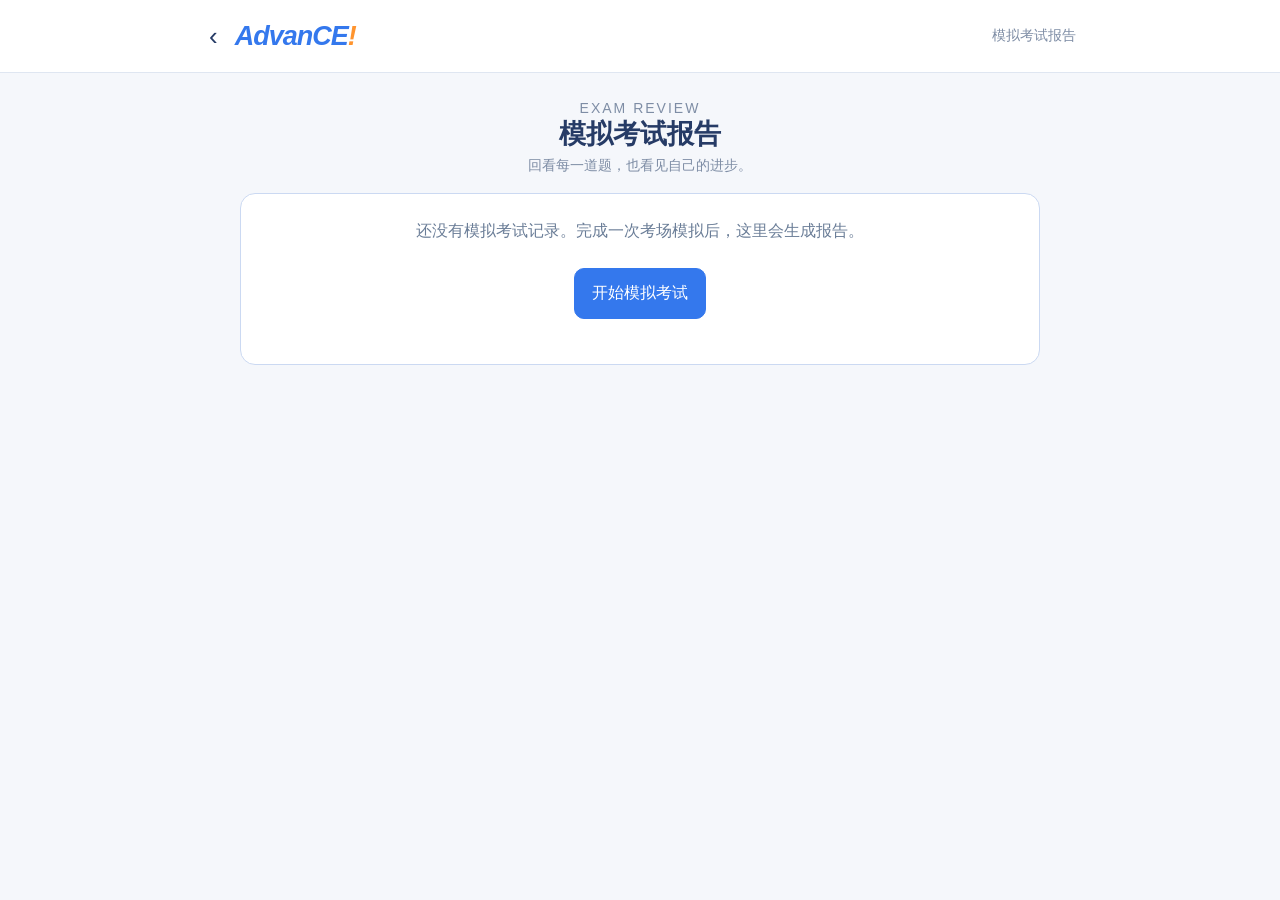
<file: prototype/exam-report.html>
<!doctype html><html lang="zh-CN"><head><meta charset="utf-8"><meta name="viewport" content="width=device-width,initial-scale=1"><title>模拟考试报告 · AdvanCE!</title><link rel="stylesheet" href="exam.css"><style>
.report-head{text-align:center}.eyebrow{font-size:12px;letter-spacing:2px;color:#8b98ae;margin:0 0 7px}.report-head h1{font-size:27px;color:var(--ink);margin:0 0 5px}.report-head p{color:var(--muted);font-size:14px;margin:0}.score-card{display:grid;grid-template-columns:1fr 1fr;gap:15px;margin-top:22px}.score-box{border:1px solid var(--line);border-radius:14px;background:#fff;padding:21px;text-align:center}.score-box strong{display:block;color:var(--ink);font-size:30px;margin-bottom:4px}.score-box span{font-size:13px;color:var(--muted)}.report-section{border:1px solid var(--line);background:#fff;border-radius:15px;padding:23px;margin-top:18px}.report-section h2{font-size:18px;color:var(--ink);margin:0 0 17px}.time-rows{display:grid;gap:12px}.time-row{display:grid;grid-template-columns:78px 1fr 55px;gap:12px;align-items:center;font-size:14px;color:#5f7290}.bar{height:9px;border-radius:20px;background:#eaf0fa;overflow:hidden}.bar span{display:block;height:100%;border-radius:20px;background:#85a9ed}.question-grid{display:grid;grid-template-columns:repeat(4,1fr);gap:13px}.question-result{text-align:center}.question-circle{width:72px;height:72px;border-radius:50%;margin:0 auto 9px;display:grid;place-items:center;border:1px solid transparent;font-size:20px;font-weight:600}.question-circle.full{background:#e6f4ea;color:#4d8562;border-color:#b4d9bd}.question-circle.partial{background:#fff5dc;color:#a38038;border-color:#eedba1}.question-circle.zero{background:#fbe8e8;color:#b97070;border-color:#edc5c5}.question-result p{font-size:13px;color:#61738e;margin:0}.question-result small{display:block;margin-top:4px;color:#94a1b4}.legend{display:flex;gap:17px;flex-wrap:wrap;margin-top:16px;color:#8291a7;font-size:12px}.legend i{display:inline-block;width:11px;height:11px;border-radius:50%;margin-right:5px}.analysis-grid{display:grid;grid-template-columns:1fr 1fr;gap:15px}.analysis-item{border-radius:10px;background:#f6f9ff;padding:16px;line-height:1.8;color:#596e8f;font-size:14px}.analysis-item h3{font-size:14px;color:var(--ink);margin:0 0 6px}.encourage{border-top:1px dashed var(--line);padding-top:15px;margin:17px 0 0;line-height:1.8;color:#5d718f}.actions{display:flex;justify-content:center;gap:11px;margin:22px auto}.actions a{text-decoration:none;border:1px solid var(--line);border-radius:10px;padding:10px 17px;background:#fff;color:var(--blue)}.actions .primary{background:var(--blue);color:white;border-color:var(--blue)}.empty{color:#6a7d97;line-height:1.8;text-align:center}
@media(max-width:600px){.report-section{padding:18px}.question-grid{grid-template-columns:repeat(2,1fr)}.analysis-grid{grid-template-columns:1fr}.score-box strong{font-size:24px}.time-row{grid-template-columns:66px 1fr 45px;gap:8px;font-size:12px}}
</style></head><body><header><nav class="topbar"><div class="brand-wrap"><a class="back" href="index.html?view=home" aria-label="返回首页" style="text-decoration:none">‹</a><span class="logo">AdvanCE<span class="bang">!</span></span></div><span style="font-size:14px;color:#7e8da5">模拟考试报告</span></nav></header><main><div class="report-head"><p class="eyebrow">EXAM REVIEW</p><h1>模拟考试报告</h1><p>回看每一道题，也看见自己的进步。</p></div><div id="reportContent"></div></main><script src="exam-report.js"></script></body></html>
</file>
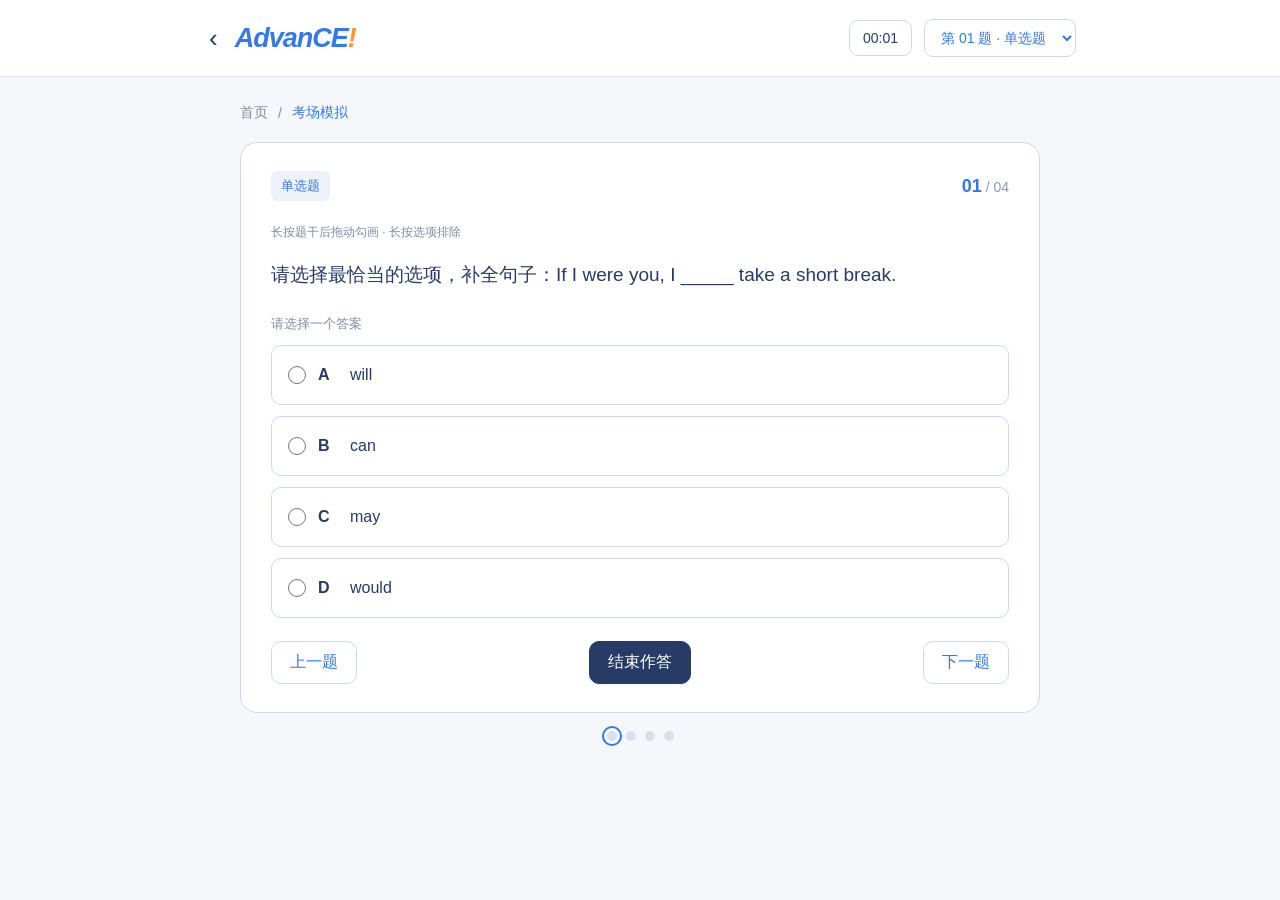
<file: prototype/exam.html>
<!doctype html><html lang="zh-CN"><head><meta charset="utf-8"><meta name="viewport" content="width=device-width,initial-scale=1"><title>考场模拟 · AdvanCE!</title><link rel="stylesheet" href="exam.css"></head><body>
<header><nav class="topbar" aria-label="顶部导航"><div class="brand-wrap"><button class="back" id="back" aria-label="返回首页">‹</button><span class="logo">AdvanCE<span class="bang">!</span></span></div><div class="top-actions"><span class="timer" id="timer" aria-label="答题计时">00:00</span><select class="select" id="questionSelect" aria-label="选择题目"></select></div></nav></header>
<main><div class="crumbs"><a href="index.html?view=home">首页</a><span>/</span><strong>考场模拟</strong></div><section class="card" aria-label="模拟考试试题"><div class="question-head"><span class="badge" id="typeBadge">单选题</span><span class="count"><b id="number">01</b> / 04</span></div><h1 class="stem" id="stem"></h1><div id="answerArea"></div><div class="pager"><button id="prev">上一题</button><button class="danger" id="finish">结束作答</button><button id="next">下一题</button></div></section><div class="progress" id="progress" aria-label="答题进度"></div></main>
<script src="exam.js"></script><script src="interaction-tools.js?v=20261005b"></script><script src="phone-embed.js?v=20261011-locked"></script></body></html>
</file>
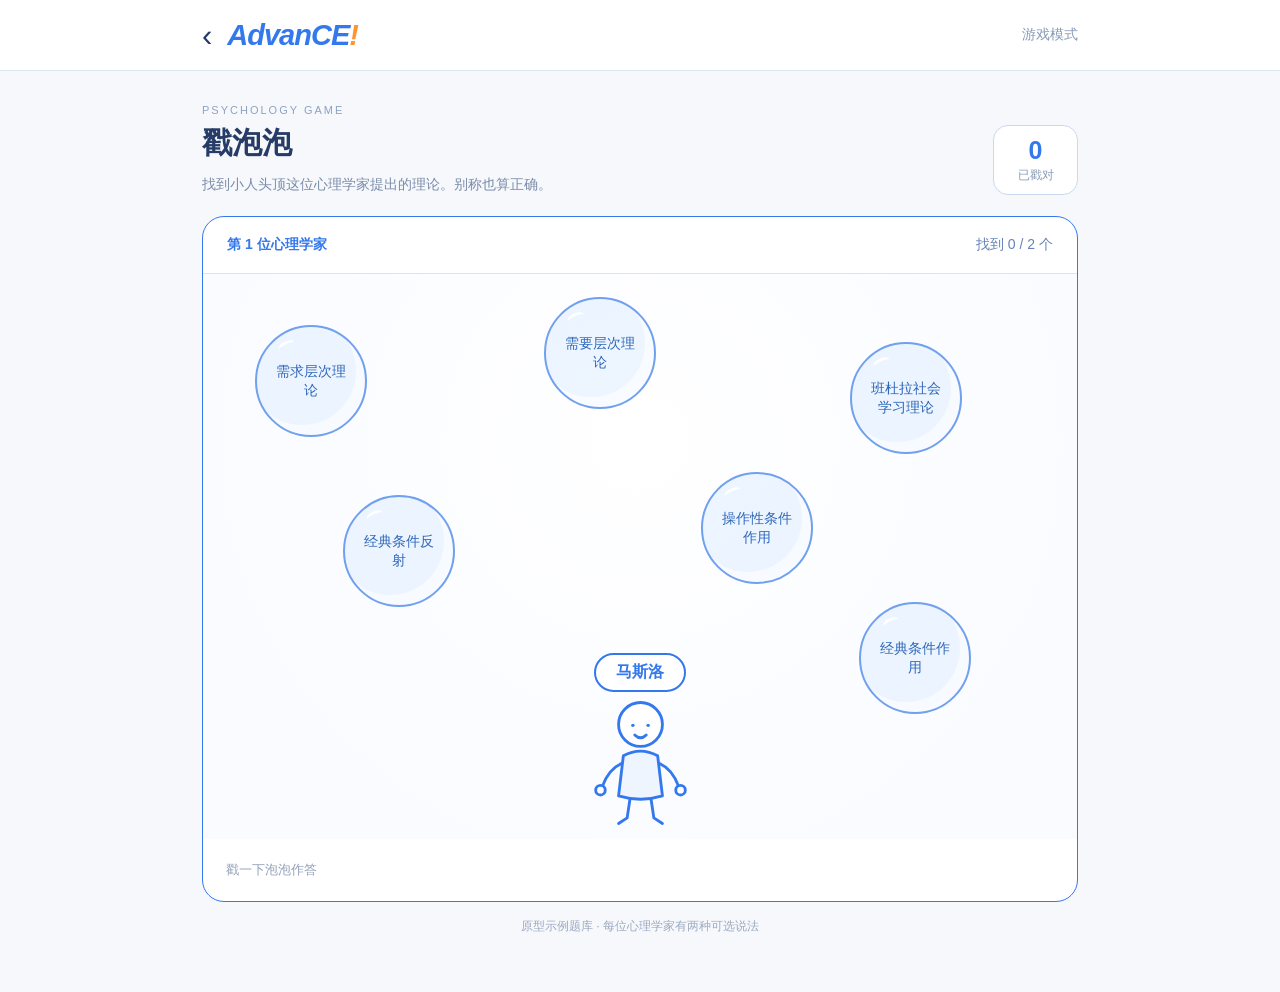
<file: prototype/game.html>
<!doctype html><html lang="zh-CN"><head><meta charset="utf-8"><meta name="viewport" content="width=device-width,initial-scale=1"><title>戳泡泡 · AdvanCE!</title><link rel="stylesheet" href="game.css?v=3"></head><body>
<header class="topbar"><div class="topinner"><a class="back" href="index.html?view=home" aria-label="返回首页">‹</a><div class="logo">AdvanCE<span>!</span></div><span class="game-tag">游戏模式</span></div></header>
<main><div class="heading"><div><p class="eyebrow">PSYCHOLOGY GAME</p><h1>戳泡泡</h1><p class="subtitle">找到小人头顶这位心理学家提出的理论。别称也算正确。</p></div><div class="score" aria-live="polite"><strong id="score">0</strong><span>已戳对</span></div></div>
<section class="game-card" aria-label="戳泡泡游戏"><div class="game-info"><span id="round">第 1 位心理学家</span><span id="progress">找到 0 / 2 个</span></div><div class="arena" id="arena" aria-label="理论泡泡区域"><div class="bubbles" id="bubbles"></div><div class="person-zone"><div class="person-name" id="personName"></div><svg class="person" viewBox="0 0 140 150" aria-label="简笔画小人" role="img"><circle cx="70" cy="34" r="23" fill="#fff"/><circle cx="62" cy="35" r="1.8" fill="#3478ed" stroke="none"/><circle cx="78" cy="35" r="1.8" fill="#3478ed" stroke="none"/><path d="M64 45c4 4 8 4 12 0" fill="none"/><path d="M52 67q18-10 36 0l5 42q-23 7-46 0Z" fill="#eef5ff"/><path d="M50 75c-9 4-16 13-20 24m60-24c9 4 16 13 20 24" fill="none"/><circle cx="28" cy="103" r="5" fill="#fff"/><circle cx="112" cy="103" r="5" fill="#fff"/><path d="M59 112 56 132m25-20 3 20M56 132l-9 6m37-6 9 6" fill="none"/></svg></div><div class="arena-status" id="feedback" role="status" aria-live="polite"></div></div><div class="game-bottom"><span>戳一下泡泡作答</span><button id="nextRound" hidden>下一位 →</button></div></section>
<p class="prototype-note">原型示例题库 · 每位心理学家有两种可选说法</p></main><script src="game.js"></script><script src="phone-embed.js?v=20261011-locked"></script></body></html>
</file>
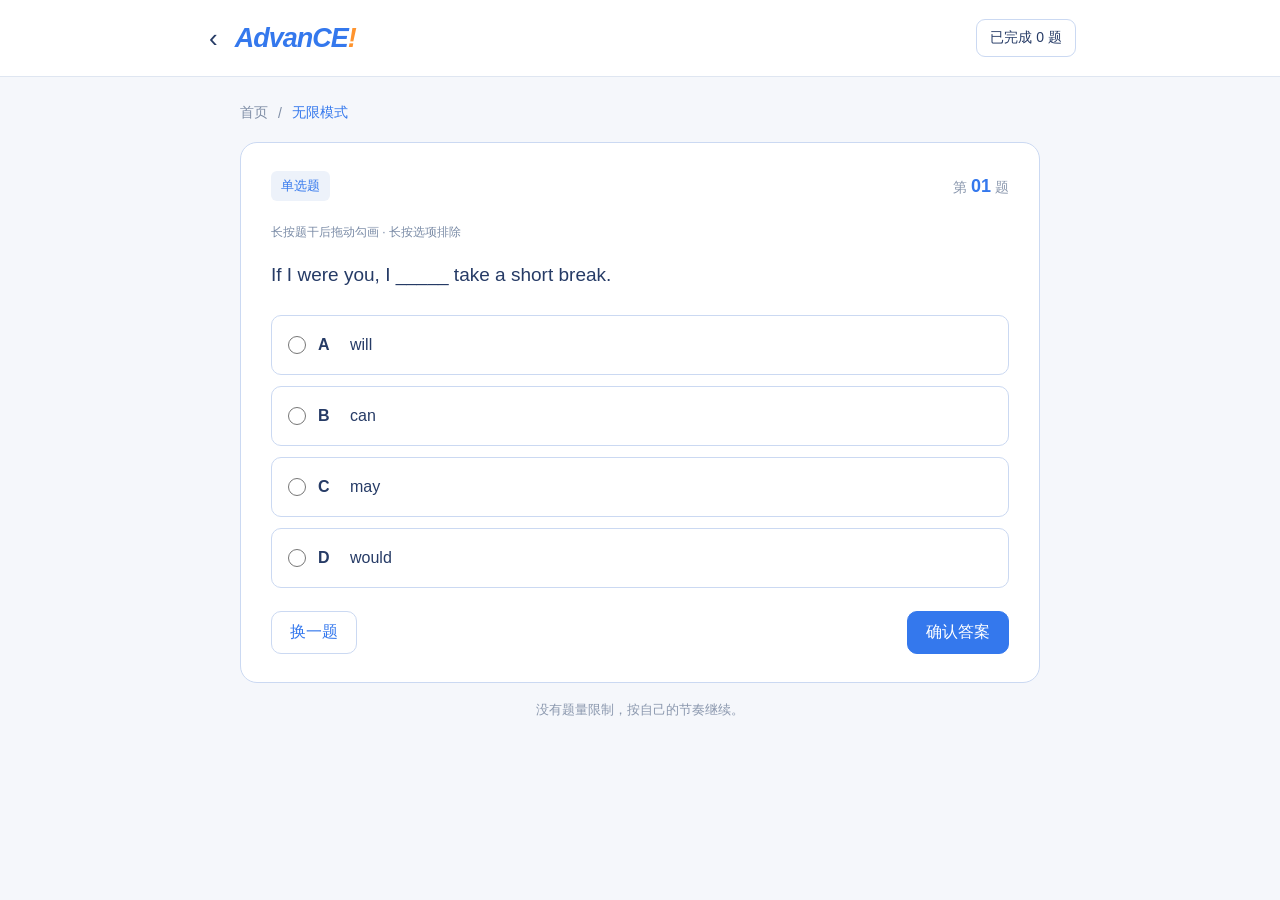
<file: prototype/infinite.html>
<!doctype html><html lang="zh-CN"><head><meta charset="utf-8"><meta name="viewport" content="width=device-width,initial-scale=1"><title>无限模式 · AdvanCE!</title><link rel="stylesheet" href="exam.css"></head><body>
<header><nav class="topbar"><div class="brand-wrap"><button class="back" id="back" aria-label="返回首页">‹</button><span class="logo">AdvanCE<span class="bang">!</span></span></div><span class="timer" id="infiniteStats">已完成 0 题</span></nav></header>
<main><div class="crumbs"><a href="index.html?view=home">首页</a><span>/</span><strong>无限模式</strong></div><section class="card" aria-label="无限模式试题"><div class="question-head"><span class="badge">单选题</span><span class="count">第 <b id="number">01</b> 题</span></div><h1 class="stem" id="stem"></h1><fieldset class="options" id="options" aria-label="选择答案"></fieldset><div class="pager"><button id="skip">换一题</button><button class="primary" id="confirmAnswer" disabled>确认答案</button><button id="nextQuestion" hidden>下一题</button></div></section><section class="result-panel" id="resultPanel" hidden aria-live="polite"></section><p style="text-align:center;color:#8b98ae;font-size:13px;margin-top:18px">没有题量限制，按自己的节奏继续。</p></main>
<script src="infinite.js"></script><script src="interaction-tools.js?v=20261005b"></script><script src="phone-embed.js?v=20261011-locked"></script></body></html>
</file>
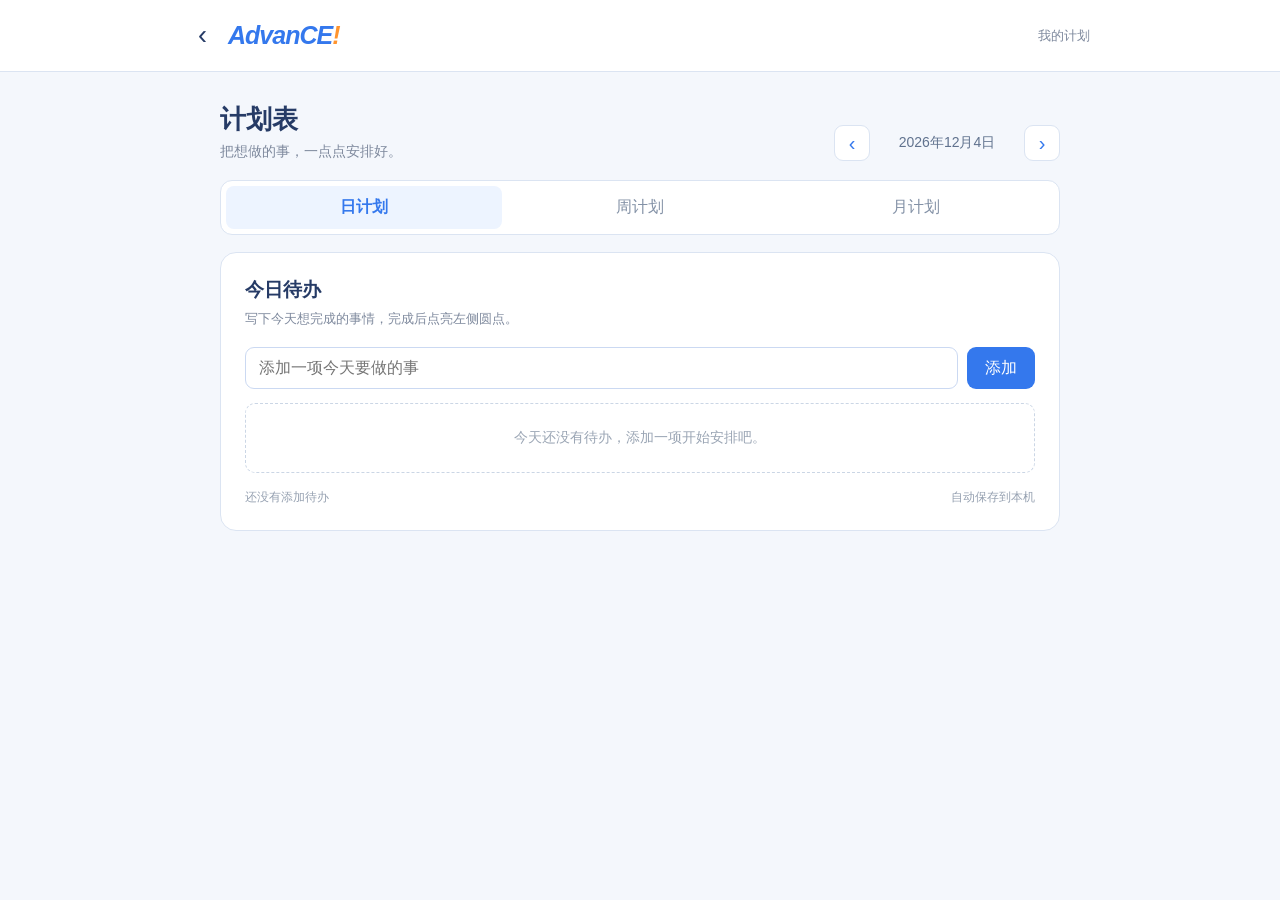
<file: prototype/plans.html>
<!doctype html>
<html lang="zh-CN">
<head>
  <meta charset="utf-8"><meta name="viewport" content="width=device-width, initial-scale=1"><title>计划表 · AdvanCE!</title>
  <style>
    :root{font-family:"Microsoft YaHei","PingFang SC",sans-serif;color:#3478ed;background:#f4f7fc;--blue:#3478ed;--ink:#263b66;--muted:#7e899d;--line:#dbe4f2;--orange:#ff942e}
    *{box-sizing:border-box}body{margin:0}button,input,textarea{font:inherit;color:inherit}button{cursor:pointer}
    header{height:72px;background:#fff;border-bottom:1px solid var(--line)}nav{height:100%;width:min(900px,calc(100% - 36px));margin:auto;display:flex;align-items:center;justify-content:space-between}.left{display:flex;align-items:center;gap:13px}.back{border:0;background:transparent;font-size:27px;color:var(--ink);padding:4px 8px}.brand{font:italic 700 25px "Trebuchet MS",sans-serif;letter-spacing:-1px}.bang{color:var(--orange)}.today-chip{font-size:13px;color:var(--muted)}
    main{width:min(840px,calc(100% - 34px));margin:30px auto 60px}.heading{display:flex;align-items:flex-end;justify-content:space-between;margin-bottom:19px}.heading h1{font-size:26px;color:var(--ink);margin:0 0 6px}.heading p{font-size:14px;color:var(--muted);margin:0}.date-nav{display:flex;align-items:center;gap:12px}.date-nav button{border:1px solid var(--line);border-radius:9px;background:#fff;width:36px;height:36px;font-size:20px}.date-label{min-width:130px;text-align:center;color:#60728e;font-size:14px}
    .tabs{display:grid;grid-template-columns:repeat(3,1fr);background:#fff;border:1px solid var(--line);border-radius:12px;padding:5px;margin-bottom:17px}.tab{border:0;border-radius:8px;background:transparent;padding:11px 8px;color:#8391a6}.tab[aria-selected=true]{background:#edf4ff;color:var(--blue);font-weight:600}
    .panel{background:#fff;border:1px solid var(--line);border-radius:16px;padding:24px}.panel h2{margin:0 0 5px;font-size:19px;color:var(--ink)}.panel-intro{margin:0 0 17px;color:var(--muted);font-size:13px;line-height:1.7}.task-add{display:flex;gap:9px;margin-bottom:14px}.task-add input{flex:1;min-width:0;border:1px solid #cbd9f2;border-radius:9px;padding:11px 13px;background:#fff}.task-add button,.save-hint{border:0;border-radius:9px;background:var(--blue);color:#fff;padding:10px 18px}.tasks{display:grid;gap:9px}.task{display:flex;align-items:center;gap:11px;border:1px solid #e5ebf4;border-radius:10px;padding:11px 12px}.task input{width:18px;height:18px;accent-color:var(--blue);flex:0 0 auto}.task-text{flex:1;line-height:1.6;overflow-wrap:anywhere;color:#4e6282}.task.done .task-text{text-decoration:line-through;color:#9aa5b4}.task-remove{border:0;background:transparent;color:#aab4c2;font-size:19px;padding:2px 7px}.empty{border:1px dashed #cbd6e5;border-radius:10px;text-align:center;color:#9aa5b4;padding:25px 14px;font-size:14px}.day-foot{display:flex;justify-content:space-between;color:#96a1b1;font-size:12px;margin-top:16px}
    .weeks{display:grid;gap:11px}.week-row{display:grid;grid-template-columns:80px 1fr;gap:12px;align-items:stretch;border:1px solid var(--line);border-radius:11px;padding:11px}.week-label{display:flex;align-items:center;justify-content:center;background:#eff5ff;border-radius:8px;color:var(--blue);font-weight:600}.week-row:nth-child(2) .week-label{background:#edf8f2;color:#6e9b7a}.week-row:nth-child(3) .week-label{background:#fff6e9;color:#bd9259}.week-row:nth-child(4) .week-label{background:#f5f0fb;color:#9077ac}.week-row textarea,.month-box textarea{width:100%;min-height:58px;resize:vertical;border:0;outline:0;background:transparent;color:#4e6282;line-height:1.7;padding:6px}.week-row textarea::placeholder,.month-box textarea::placeholder{color:#a4afbf}
    .month-grid{display:grid;grid-template-columns:1fr 1fr;gap:14px}.month-box{border:1px solid var(--line);border-radius:12px;padding:15px}.month-box.todo{background:#f7faff}.month-box.review{background:#fbf9fd}.month-box h3{margin:0 0 10px;color:var(--ink);font-size:15px}.month-box textarea{min-height:180px;border:1px solid #e2e9f3;border-radius:9px;background:#fff;padding:11px}.month-box.review textarea{border-color:#e9e1f1}.save-hint{margin-top:17px;background:transparent;color:#98a4b5;padding:0;font-size:12px;cursor:default}[hidden]{display:none!important}
    @media(max-width:600px){main{margin:22px auto 45px}.heading{align-items:flex-start;gap:15px;flex-direction:column}.heading h1{font-size:23px}.date-nav{align-self:stretch;justify-content:space-between}.date-label{flex:1}.panel{padding:18px}.tab{font-size:14px;padding:10px 5px}.week-row{grid-template-columns:60px 1fr;padding:8px;gap:8px}.week-row textarea{min-height:65px}.month-grid{grid-template-columns:1fr}.month-box textarea{min-height:130px}.day-foot{gap:15px}}
  </style>
</head>
<body>
  <header><nav><div class="left"><button class="back" id="back" aria-label="返回首页">‹</button><span class="brand">AdvanCE<span class="bang">!</span></span></div><span class="today-chip">我的计划</span></nav></header>
  <main>
    <div class="heading"><div><h1>计划表</h1><p>把想做的事，一点点安排好。</p></div><div class="date-nav"><button id="previous" aria-label="上一个">‹</button><div class="date-label" id="dateLabel"></div><button id="next" aria-label="下一个">›</button></div></div>
    <div class="tabs" role="tablist" aria-label="计划类型"><button class="tab" role="tab" aria-selected="true" data-tab="day">日计划</button><button class="tab" role="tab" aria-selected="false" data-tab="week">周计划</button><button class="tab" role="tab" aria-selected="false" data-tab="month">月计划</button></div>
    <section class="panel" id="dayPanel" role="tabpanel"><h2>今日待办</h2><p class="panel-intro">写下今天想完成的事情，完成后点亮左侧圆点。</p><form class="task-add" id="addTaskForm"><input id="newTask" maxlength="120" placeholder="添加一项今天要做的事" aria-label="新的待办事项"><button type="submit">添加</button></form><div class="tasks" id="tasks"></div><div class="day-foot"><span id="taskProgress">还没有添加待办</span><span>自动保存到本机</span></div></section>
    <section class="panel" id="weekPanel" role="tabpanel" hidden><h2>本月周计划</h2><p class="panel-intro">将一个月拆成四段，给每周留下一件重点。</p><div class="weeks" id="weeks"></div><div class="day-foot"><span>第 1 周至第 4 周</span><span>自动保存到本机</span></div></section>
    <section class="panel" id="monthPanel" role="tabpanel" hidden><h2>月计划与复盘</h2><p class="panel-intro">既记下这个月准备做什么，也留一格回看走过的路。</p><div class="month-grid"><div class="month-box todo"><h3>本月待办</h3><form class="task-add" id="monthTaskForm"><input id="newMonthTask" maxlength="120" placeholder="添加本月待办" aria-label="新的本月待办"><button type="submit">添加</button></form><div class="tasks" id="monthTasks"></div><div class="day-foot"><span id="monthProgress">还没有添加待办</span></div></div><div class="month-box review"><h3>本月复盘</h3><textarea id="monthReview" maxlength="3000" placeholder="哪些事情完成了？有什么收获或想调整的地方？"></textarea></div></div><div class="day-foot"><span>计划与复盘互相照应</span><span>自动保存到本机</span></div></section>
  </main>
  <script>
    const localDate=d=>{const y=d.getFullYear(),m=String(d.getMonth()+1).padStart(2,'0'),day=String(d.getDate()).padStart(2,'0');return `${y}-${m}-${day}`};let focusDate=new Date();focusDate.setHours(0,0,0,0);let activeTab='day';let dayTasks=[];const keyDay=()=>`advance-plan-day:${localDate(focusDate)}`,keyMonth=()=>`advance-plan-month:${localDate(focusDate).slice(0,7)}`,keyWeek=keyMonth;const safeRead=(key,fallback)=>{try{return JSON.parse(localStorage.getItem(key)||'null')??fallback}catch{return fallback}};const save=(key,value)=>{try{localStorage.setItem(key,JSON.stringify(value))}catch{}};
    function dateTitle(){document.querySelector('#dateLabel').textContent=activeTab==='day'?new Intl.DateTimeFormat('zh-CN',{year:'numeric',month:'long',day:'numeric'}).format(focusDate):new Intl.DateTimeFormat('zh-CN',{year:'numeric',month:'long'}).format(focusDate)}
    function renderTasks(){const root=document.querySelector('#tasks');root.innerHTML=dayTasks.length?dayTasks.map((task,i)=>'<div class="task '+(task.done?'done':'')+'"><input type="checkbox" aria-label="完成 '+escapeHtml(task.text)+'" data-done="'+i+'" '+(task.done?'checked':'')+'><span class="task-text">'+escapeHtml(task.text)+'</span><button class="task-remove" data-remove="'+i+'" aria-label="删除 '+escapeHtml(task.text)+'">×</button></div>').join(''):'<div class="empty">今天还没有待办，添加一项开始安排吧。</div>';root.querySelectorAll('[data-done]').forEach(box=>box.onchange=()=>{dayTasks[Number(box.dataset.done)].done=box.checked;save(keyDay(),dayTasks);renderTasks()});root.querySelectorAll('[data-remove]').forEach(button=>button.onclick=()=>{dayTasks.splice(Number(button.dataset.remove),1);save(keyDay(),dayTasks);renderTasks()});const finished=dayTasks.filter(x=>x.done).length;document.querySelector('#taskProgress').textContent=dayTasks.length?`已完成 ${finished} / ${dayTasks.length} 项`:'还没有添加待办'}
    function renderWeeks(){const data=safeRead(keyWeek(),['','','','']);document.querySelector('#weeks').innerHTML=data.map((text,i)=>'<div class="week-row"><div class="week-label">第 '+(i+1)+' 周</div><textarea data-week="'+i+'" maxlength="1000" placeholder="写下本周重点安排……">'+escapeHtml(text)+'</textarea></div>').join('');document.querySelectorAll('[data-week]').forEach(area=>area.oninput=()=>{const next=[...document.querySelectorAll('[data-week]')].map(x=>x.value);save(keyWeek(),next)})}
    function renderMonth(){const data=safeRead(keyMonth(),{todos:[],review:''});if(!Array.isArray(data.todos))data.todos=typeof data.todo==='string'&&data.todo.trim()?[{text:data.todo.trim(),done:false}]:[];document.querySelector('#monthReview').value=data.review||'';const root=document.querySelector('#monthTasks');root.innerHTML=data.todos.length?data.todos.map((task,i)=>'<div class="task '+(task.done?'done':'')+'"><input type="checkbox" aria-label="完成 '+escapeHtml(task.text)+'" data-month-done="'+i+'" '+(task.done?'checked':'')+'><span class="task-text">'+escapeHtml(task.text)+'</span><button class="task-remove" data-month-remove="'+i+'" aria-label="删除 '+escapeHtml(task.text)+'">×</button></div>').join(''):'<div class="empty">这个月还没有待办。</div>';root.querySelectorAll('[data-month-done]').forEach(box=>box.onchange=()=>{data.todos[Number(box.dataset.monthDone)].done=box.checked;save(keyMonth(),data);renderMonth()});root.querySelectorAll('[data-month-remove]').forEach(button=>button.onclick=()=>{data.todos.splice(Number(button.dataset.monthRemove),1);save(keyMonth(),data);renderMonth()});document.querySelector('#monthProgress').textContent=data.todos.length?'已完成 '+data.todos.filter(x=>x.done).length+' / '+data.todos.length+' 项':'还没有添加待办'}
    function loadDay(){dayTasks=safeRead(keyDay(),[]);if(!Array.isArray(dayTasks))dayTasks=[];renderTasks()}
    function switchTab(tab){activeTab=tab;document.querySelectorAll('.tab').forEach(button=>button.setAttribute('aria-selected',String(button.dataset.tab===tab)));document.querySelector('#dayPanel').hidden=tab!=='day';document.querySelector('#weekPanel').hidden=tab!=='week';document.querySelector('#monthPanel').hidden=tab!=='month';dateTitle();if(tab==='day')loadDay();if(tab==='week')renderWeeks();if(tab==='month')renderMonth()}
    const escapeHtml=s=>String(s).replace(/[&<>"']/g,c=>({'&':'&amp;','<':'&lt;','>':'&gt;','"':'&quot;',"'":'&#39;'}[c]));document.querySelectorAll('.tab').forEach(button=>button.onclick=()=>switchTab(button.dataset.tab));document.querySelector('#addTaskForm').onsubmit=e=>{e.preventDefault();const input=document.querySelector('#newTask'),text=input.value.trim();if(!text)return;dayTasks.push({text,done:false});save(keyDay(),dayTasks);input.value='';renderTasks();input.focus()};document.querySelector('#monthTaskForm').onsubmit=e=>{e.preventDefault();const input=document.querySelector('#newMonthTask'),text=input.value.trim();if(!text)return;const data=safeRead(keyMonth(),{todos:[],review:''});if(!Array.isArray(data.todos))data.todos=[];data.todos.push({text,done:false});save(keyMonth(),data);input.value='';renderMonth();input.focus()};document.querySelector('#monthReview').oninput=()=>{const data=safeRead(keyMonth(),{todos:[],review:''});data.review=document.querySelector('#monthReview').value;save(keyMonth(),data)};
    function moveDate(delta){if(activeTab==='day')focusDate.setDate(focusDate.getDate()+delta);else focusDate.setMonth(focusDate.getMonth()+delta);dateTitle();if(activeTab==='day')loadDay();if(activeTab==='week')renderWeeks();if(activeTab==='month')renderMonth()}document.querySelector('#previous').onclick=()=>moveDate(-1);document.querySelector('#next').onclick=()=>moveDate(1);document.querySelector('#back').onclick=()=>location.href='index.html?view=home';dateTitle();loadDay();
  </script>
</body>
</html>
</file>
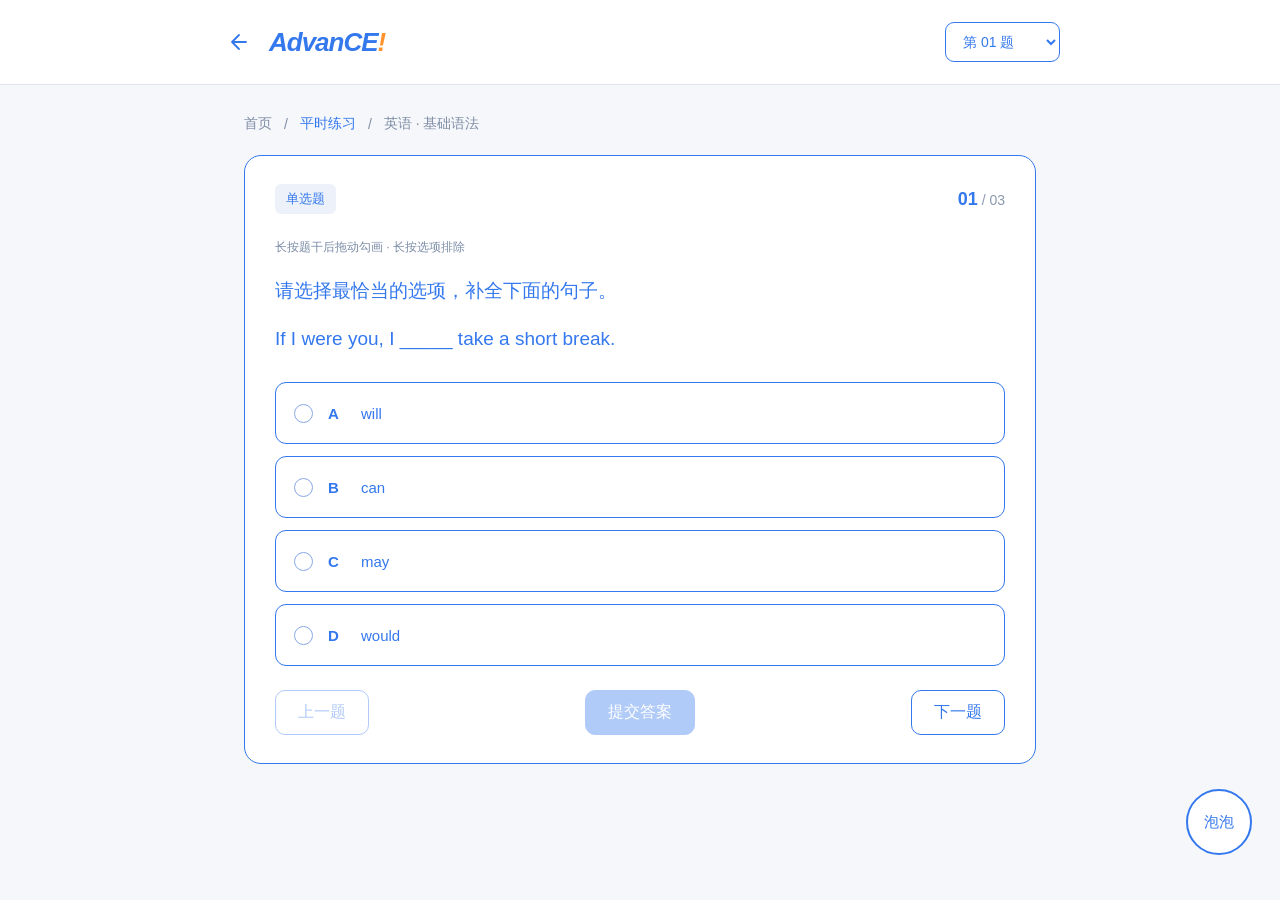
<file: prototype/practice.html>
<!doctype html>
<html lang="zh-CN"><head><meta charset="UTF-8"><meta name="viewport" content="width=device-width,initial-scale=1"><title>平时练习 · AdvanCE!</title><style>
:root{--brand:#3478ed;--accent:#ff942e;font-family:"Microsoft YaHei","PingFang SC",sans-serif;color:var(--brand);background:#f5f7fb;font-synthesis:none}*{box-sizing:border-box}body{margin:0}button,select,textarea{font:inherit;color:inherit}button,select{cursor:pointer}button{background:white;border:1.5px solid #cbd9f2;border-radius:10px;padding:11px 22px}button:hover{background:#edf2f9}button:focus-visible,select:focus-visible,textarea:focus-visible{outline:3px solid #89a5d2;outline-offset:3px}header{background:#fff;border-bottom:1px solid #dfe5ef}nav{max-width:900px;margin:auto;padding:22px 30px;display:flex;align-items:center;justify-content:space-between;gap:15px}.brand{display:flex;align-items:center;gap:15px}.back{border:0;padding:5px;display:grid;place-items:center}.back svg{width:24px;height:24px;fill:none;stroke:#3478ed;stroke-width:1.8;stroke-linecap:round;stroke-linejoin:round}.logo{font:italic 700 26px "Trebuchet MS",sans-serif;letter-spacing:-1px}.brand-bang{color:var(--accent)}select{border:1px solid #cbd9f2;border-radius:9px;background:white;padding:10px 28px 10px 13px;font-size:14px}main{max-width:840px;margin:30px auto;padding:0 24px 55px}.crumbs{font-size:14px;color:#7e8da5;display:flex;align-items:center;gap:12px;margin-bottom:22px}.crumbs a{color:inherit;text-decoration:none}.crumbs strong{font-weight:500;color:#3478ed}.card{background:#fff;border:1px solid #cbd9f2;border-radius:17px;padding:28px 30px}.question-head{display:flex;align-items:center;justify-content:space-between;margin-bottom:23px}.badge{font-size:13px;background:#edf2fa;padding:6px 11px;border-radius:6px}.count{font-size:14px;color:#8b98ae}.count b{font-size:18px;color:#3478ed;font-weight:600}.stem{font-size:19px;font-weight:500;line-height:1.9;margin:0 0 25px}.options{display:grid;gap:12px;border:0;padding:0;margin:0;min-width:0}.option{position:relative;display:flex;gap:15px;align-items:center;min-height:62px;padding:15px 18px;border:1.5px solid #cbd9f2;border-radius:11px;cursor:pointer;line-height:1.7;font-size:15px}.option:has(input:checked){background:#eaf6ed;border-color:#9bc6a6}.option input{appearance:none;width:19px;height:19px;border:1.5px solid #b7c3d6;border-radius:50%;margin:0;flex-shrink:0}.option input:checked{border-color:#547e60;background:radial-gradient(circle,#547e60 0 4px,transparent 4.5px)}.option input:focus-visible{outline:3px solid #89a5d2;outline-offset:4px}.letter{font-weight:600;min-width:18px}.pager{display:flex;justify-content:space-between;margin-top:24px}.primary{background:var(--brand);color:white;border-color:var(--brand)}.primary:hover{background:#354f80}button:disabled{opacity:.38;cursor:default}.details{margin-top:22px;padding:0;overflow:hidden}.tabs{display:flex;border-bottom:1px solid #cbd9f2;padding:0 26px;gap:32px}.tab{border:0;border-radius:0;padding:19px 7px 16px;color:#8996aa;position:relative;font-size:15px}.tab[aria-selected=true]{color:#3478ed;font-weight:600}.tab[aria-selected=true]:after{content:"";position:absolute;bottom:0;left:5px;right:5px;height:3px;background:#3478ed;border-radius:2px}.panel{padding:24px 30px;line-height:1.9;font-size:15px;min-height:158px}.answer{display:flex;gap:28px;margin-bottom:14px;flex-wrap:wrap}.answer b{color:#4c7c59;margin-left:9px}.answer .wrong{color:#a05848}.explanation{margin:0;color:#64748c}.tips-card{margin-top:22px;padding:16px 18px;border:1px solid #cbd9f2;border-radius:12px;background:#f7faff}.tips-title{font-size:14px;font-weight:600;color:#3478ed}.tips-card p{margin:6px 0 5px;color:#415f91;line-height:1.7}.tips-card small{display:block;color:#9aa8bb;font-size:12px}.muted{color:#8b98ae;font-size:13px}.notes{width:100%;resize:vertical;min-height:100px;border:1px solid #cbd9f2;border-radius:9px;padding:12px;background:#fff;line-height:1.8}.note-status{font-size:13px;color:#8391a6}.bubble{position:fixed;right:28px;bottom:45px;width:66px;height:66px;padding:0;border-radius:50%;background:#fff;border:2px solid #3478ed;color:#3478ed;touch-action:none;z-index:10;cursor:grab;font-size:15px;user-select:none}.bubble:active{cursor:grabbing}.bubble-panel{position:fixed;right:30px;bottom:124px;width:260px;padding:22px;background:#fff;border:1.5px solid #3478ed;border-radius:15px;z-index:11;font-size:14px;line-height:1.8}.bubble-panel h2{font-size:17px;margin:0 0 12px}.bubble-panel p{color:#77859a}.bubble-panel button{padding:6px 14px;float:right}[hidden]{display:none!important}@media(max-width:600px){nav{padding:17px 19px}.logo{font-size:23px}.brand{gap:10px}select{max-width:138px;padding:9px;font-size:13px}main{margin-top:23px;padding:0 16px 100px}.card{padding:23px 19px}.stem{font-size:17px}.option{padding:12px;gap:10px;font-size:14px}.details{padding:0}.panel{padding:22px 20px}.tabs{padding:0 20px;gap:25px}.bubble{right:17px;bottom:20px;width:59px;height:59px}.crumbs{font-size:13px;gap:9px}.answer{gap:13px}.bubble-panel{right:17px;bottom:90px}}

.tabs{display:grid;grid-template-columns:repeat(3,minmax(0,1fr));gap:0;padding:0}.tab{width:100%;text-align:center}.tab+.tab{border-left:1px dashed #bac2ce}.tab[aria-selected=true]:after{left:30%;right:30%}.stem{user-select:text;-webkit-user-select:text}.stem.mark-ready{outline:1px dashed #b4c4dd;outline-offset:7px}.stem mark{background:#fff0b5;color:inherit;text-decoration:underline;text-decoration-color:#bb9e43;text-underline-offset:4px}.option{user-select:none;-webkit-user-select:none;-webkit-touch-callout:none;touch-action:pan-y}.option.excluded{background:#f4f5f7;border-color:#dce0e6;color:#9aA3b0}.option.excluded .letter,.option.excluded .option-text{text-decoration:line-through;text-decoration-thickness:1.5px}.gesture-hint{font-size:12px;color:#8795a9;line-height:1.8;margin:0 0 18px}.mark-tool{position:fixed;z-index:20;bottom:22px;left:50%;transform:translateX(-50%);background:#3478ed;color:white;border:0;white-space:nowrap}.mark-tool:hover{background:#354f80}
.mark-controls{display:flex;align-items:center;gap:10px;flex-wrap:wrap;margin:-8px 0 16px}.mark-controls button{font-size:13px;padding:6px 12px}.mark-controls button[aria-pressed=true]{background:#fff0b5;border-color:#cfb568}.mark-controls span{font-size:12px;color:#8795a9}.ink-mark{background:#fff0a6;text-decoration:underline;text-decoration-color:#b99538;text-underline-offset:4px}.stem{user-select:none;-webkit-user-select:none;-webkit-touch-callout:none}.stem.mark-mode{touch-action:none;cursor:crosshair}.card,.option,button,select{border-color:#3478ed}.option:has(input:checked){border-color:#9bc6a6}.option input{border-color:#89a8e8}.primary{background:#3478ed;border-color:#3478ed}.bubble{border-color:#3478ed}
.pager{display:grid;grid-template-columns:1fr 1fr 1fr;align-items:center;gap:12px}.pager #prev{justify-self:start}.pager #submitAnswer{justify-self:center}.pager #next{justify-self:end}.share-note{display:flex;align-items:flex-start;gap:10px;margin-top:13px;font-size:14px;line-height:1.7;color:#62779d}.share-note input{width:18px;height:18px;accent-color:#3478ed;margin:2px 0 0}.discussion-list{display:grid;gap:14px}.post{border:1px solid #cbd9f2;border-radius:12px;padding:16px}.post-head{display:flex;align-items:center;gap:11px}.post-avatar{width:38px;height:38px;border-radius:50%;display:grid;place-items:center;background:#edf3ff;color:#3478ed;font-size:14px;font-weight:600}.post-name{font-size:14px;font-weight:600}.post-kind{font-size:12px;color:#8a98ad;margin-left:7px}.post-body{font-size:15px;line-height:1.8;color:#465c7d;margin:12px 0}.post-actions{display:flex;justify-content:flex-end;gap:16px}.post-actions button{padding:5px 9px;border:0;background:transparent;color:#7889a4;font-size:13px}.post-actions button[aria-pressed=true]{color:#3478ed}.reply-box{display:flex;gap:8px;margin-top:12px}.reply-box input{flex:1;min-width:0;border:1px solid #cbd9f2;border-radius:8px;padding:9px}.reply-box button{padding:8px 12px}.answer-placeholder{padding:24px 30px;color:#8795a9;font-size:14px;line-height:1.8}@media(max-width:520px){.pager{grid-template-columns:1fr 1fr}.pager #submitAnswer{grid-column:1/-1;grid-row:1;justify-self:stretch}.pager #prev{grid-column:1;grid-row:2}.pager #next{grid-column:2;grid-row:2}}
</style></head><body><header><nav aria-label="顶部导航"><div class="brand"><button class="back" aria-label="返回首页" onclick="location.href='index.html?view=home'"><svg viewBox="0 0 24 24"><path d="m14 5-7 7 7 7M7 12h14"/></svg></button><span class="logo">AdvanCE<span class="brand-bang">!</span></span></div><select id="questionSelect" aria-label="选择题目"><option value="0">第 01 题</option><option value="1">第 02 题</option><option value="2">第 03 题</option></select></nav></header><main><div class="crumbs" aria-label="面包屑"><a href="index.html?view=home">首页</a><span>/</span><strong>平时练习</strong><span>/</span><span>英语 · 基础语法</span></div><section class="card" aria-label="试题"><div class="question-head"><span class="badge">单选题</span><span class="count"><b id="number">01</b> / 03</span></div><h1 class="stem" id="stem"></h1><fieldset class="options" id="options" aria-label="选择答案"></fieldset><div class="pager"><button id="prev">上一题</button><button class="primary" id="submitAnswer">提交答案</button><button id="next">下一题</button></div></section><section class="details card" aria-label="答题详情"><div class="tabs" role="tablist" aria-label="题目详情"><button class="tab" role="tab" id="tab-analysis" aria-selected="true" aria-controls="panel" data-tab="analysis">解析</button><button class="tab" role="tab" id="tab-notes" aria-selected="false" aria-controls="panel" data-tab="notes" tabindex="-1">笔记</button><button class="tab" role="tab" id="tab-discussion" aria-selected="false" aria-controls="panel" data-tab="discussion" tabindex="-1">讨论</button></div><div class="panel" id="panel" role="tabpanel" aria-labelledby="tab-analysis" aria-live="polite"></div></section></main><button class="bubble" id="bubble" aria-label="泡泡，可拖拽或使用方向键移动" aria-expanded="false">泡泡</button><aside class="bubble-panel" id="bubblePanel" hidden><h2>泡泡</h2><p>陪你一道一道，慢慢学。</p><p>学习助手功能将在后续版本加入。</p><button id="closeBubble">收起</button></aside><script>
const sessionKey='advance-study-'+new Date().toISOString().slice(0,10);let session={answers:{},submitted:[],notes:{},noteShared:{}};try{session=Object.assign(session,JSON.parse(localStorage.getItem(sessionKey)||'{}'))}catch{};session.answers={};session.submitted=[];const saveSession=()=>{try{localStorage.setItem(sessionKey,JSON.stringify(session))}catch{}};const questions=[{stem:'请选择最恰当的选项，补全下面的句子。',sentence:'If I were you, I _____ take a short break.',options:['will','can','may','would'],answer:3,explanation:'本题考查虚拟语气。If I were you 表示与现在事实相反的假设，主句使用“would + 动词原形”。因此应选择 D，would。'},{stem:'请选择最恰当的选项，补全下面的句子。',sentence:'She has lived in this city _____ 2020.',options:['for','since','during','until'],answer:1,explanation:'since 后接过去的具体时间点，常与现在完成时连用。2020 是时间点，因此选择 B，since。'},{stem:'请选择最恰当的选项，补全下面的句子。',sentence:'This is the book _____ I told you about.',options:['who','where','when','that'],answer:3,explanation:'先行词 the book 指物，关系代词在定语从句中作 about 的宾语，可以使用 that 或 which。因此选择 D，that。'}];let current=0,activeTab='analysis';const answers=[0,1,2].map(i=>null),submitted=[0,1,2].map(i=>false),notes=[0,1,2].map(i=>session.notes[i]||''),noteShared=[0,1,2].map(i=>Boolean(session.noteShared[i]));const practiceTips=['看到 If I were you 这类与现在事实相反的假设，先检查主句能否使用 would + 动词原形。','遇到表示持续时间的题，先判断空格后是时间点还是时间段：since 接时间点，for 接时间段。','定语从句先找先行词，再判断它指人还是物、在从句中充当什么成分。'];const letters=['A','B','C','D'];const escapeHtml=s=>String(s).replace(/[&<>\"']/g,c=>({'&':'&amp;','<':'&lt;','>':'&gt;','\"':'&quot;',"'":'&#39;'}[c]));const panel=document.querySelector('#panel'),details=document.querySelector('.details');const demoPosts=[[{name:'林同学',avatar:'林',body:'since 后面接具体时间点，和现在完成时一起记更牢。',likes:2},{name:'Mia',avatar:'M',body:'我会用“从那时起”来记 since，for 则接一段时长。',likes:1}],[],[]];function renderPanel(){document.querySelectorAll('.tab').forEach(t=>{const on=t.dataset.tab===activeTab;t.setAttribute('aria-selected',on);t.tabIndex=on?0:-1});panel.setAttribute('aria-labelledby','tab-'+activeTab);if(activeTab==='analysis'){const q=questions[current];panel.innerHTML='<div class="answer"><span>正确答案<b>'+letters[q.answer]+'</b></span><span>你的答案<b class="'+(answers[current]===q.answer?'':'wrong')+'">'+letters[answers[current]]+'</b></span></div><p class="explanation">'+q.explanation+'</p><div class="tips-card"><span class="tips-title">泡泡总结 / 小 tips</span><p>'+practiceTips[current]+'</p><small>目前为示例技巧，未来由泡泡结合你的作答生成个性化总结。</small></div>'}else if(activeTab==='notes'){panel.innerHTML='<textarea class="notes" aria-label="本题笔记" placeholder="记下这道题的思路或易错点……"></textarea><label class="share-note"><input type="checkbox" id="shareNote"><span>同意将这条笔记展示在讨论区</span></label>';const input=panel.querySelector('textarea'),share=panel.querySelector('#shareNote');input.value=notes[current];share.checked=noteShared[current];input.oninput=()=>{notes[current]=input.value;session.notes[current]=input.value;saveSession()};share.onchange=()=>{noteShared[current]=share.checked;session.noteShared[current]=share.checked;saveSession()}}else{const posts=[...demoPosts[current]];if(noteShared[current]&&notes[current].trim())posts.unshift({name:localStorage.getItem('advance-demo-name')||'我',avatar:(localStorage.getItem('advance-demo-name')||'我').slice(0,1),body:notes[current].trim(),likes:0,own:true});panel.innerHTML=posts.length?'<div class="discussion-list">'+posts.map((post,i)=>'<article class="post"><div class="post-head"><div class="post-avatar">'+escapeHtml(post.avatar)+'</div><div><span class="post-name">'+escapeHtml(post.name)+'</span>'+(post.own?'':'<span class="post-kind">示例讨论</span>')+'</div></div><p class="post-body">'+escapeHtml(post.body)+'</p><div class="post-actions"><button type="button" data-reply="'+i+'" aria-label="回复'+post.name+'">▱ 回复</button><button type="button" data-like="'+i+'" aria-pressed="false" aria-label="点赞'+post.name+'">♡ '+post.likes+'</button></div><div class="reply-box" data-reply-box="'+i+'" hidden><input aria-label="回复内容" placeholder="写下你的回复"><button type="button" data-send="'+i+'">发送</button></div></article>').join('')+'</div>':'<p class="explanation">还没有公开的笔记或讨论。</p>';panel.querySelectorAll('[data-like]').forEach(btn=>btn.onclick=()=>{const liked=btn.getAttribute('aria-pressed')==='true';btn.setAttribute('aria-pressed',String(!liked));const i=Number(btn.dataset.like),count=posts[i].likes+(liked?-1:1);btn.textContent='♥ '+count});panel.querySelectorAll('[data-reply]').forEach(btn=>btn.onclick=()=>{const box=panel.querySelector('[data-reply-box="'+btn.dataset.reply+'"]');box.hidden=!box.hidden;if(!box.hidden)box.querySelector('input').focus()});panel.querySelectorAll('[data-send]').forEach(btn=>btn.onclick=()=>{const box=btn.closest('.reply-box'),input=box.querySelector('input');if(input.value.trim()){const note=document.createElement('p');note.className='muted';note.textContent='我回复：'+input.value.trim();box.before(note);input.value='';box.hidden=true}})}}
function render(){const q=questions[current];document.querySelector('#number').textContent=String(current+1).padStart(2,'0');document.querySelector('#questionSelect').value=current;document.querySelector('#stem').textContent=q.stem;const line=document.createElement('span');line.style.cssText='display:block;margin-top:12px;font-weight:400';line.textContent=q.sentence;document.querySelector('#stem').append(line);document.querySelector('#options').innerHTML=q.options.map((v,i)=>'<label class="option"><input type="radio" name="answer" value="'+i+'" '+(answers[current]===i?'checked':'')+(submitted[current]?' disabled':'')+'><span class="letter">'+letters[i]+'</span><span>'+v+'</span></label>').join('');document.querySelectorAll('[name=answer]').forEach(r=>r.onchange=()=>{answers[current]=Number(r.value);session.answers[current]=answers[current];saveSession();activeTab='analysis';renderPanel();document.querySelector('#submitAnswer').disabled=false});document.querySelector('#prev').disabled=current===0;document.querySelector('#next').disabled=current===questions.length-1;details.hidden=!submitted[current];document.querySelector('#submitAnswer').disabled=submitted[current]||answers[current]===null;renderPanel()}function go(index){current=index;activeTab='analysis';render()}document.querySelector('#prev').onclick=()=>go(current-1);document.querySelector('#next').onclick=()=>go(current+1);document.querySelector('#submitAnswer').onclick=()=>{if(answers[current]===null)return;submitted[current]=true;session.submitted[current]=true;saveSession();document.querySelector('#submitAnswer').disabled=true;document.querySelectorAll('[name=answer]').forEach(r=>r.disabled=true);activeTab='analysis';details.hidden=false;renderPanel()};document.querySelector('#questionSelect').onchange=e=>go(Number(e.target.value));document.querySelectorAll('.tab').forEach((t,i)=>{t.onclick=()=>{activeTab=t.dataset.tab;renderPanel()};t.onkeydown=e=>{if(['ArrowLeft','ArrowRight','Home','End'].includes(e.key)){e.preventDefault();const tabs=[...document.querySelectorAll('.tab')];const n=e.key==='Home'?0:e.key==='End'?2:(i+(e.key==='ArrowRight'?1:2))%3;activeTab=tabs[n].dataset.tab;renderPanel();tabs[n].focus()}}});const bubble=document.querySelector('#bubble'),bubblePanel=document.querySelector('#bubblePanel');let drag=null,moved=false;function position(x,y){bubble.style.left=Math.max(8,Math.min(innerWidth-bubble.offsetWidth-8,x))+'px';bubble.style.top=Math.max(8,Math.min(innerHeight-bubble.offsetHeight-8,y))+'px';bubble.style.right='auto';bubble.style.bottom='auto'}bubble.onpointerdown=e=>{if(e.button!==0)return;const r=bubble.getBoundingClientRect();drag={x:e.clientX,y:e.clientY,left:r.left,top:r.top};moved=false;bubble.setPointerCapture(e.pointerId)};bubble.onpointermove=e=>{if(!drag)return;const dx=e.clientX-drag.x,dy=e.clientY-drag.y;if(Math.hypot(dx,dy)>4)moved=true;if(moved)position(drag.left+dx,drag.top+dy)};bubble.onpointerup=()=>drag=null;bubble.onpointercancel=()=>{drag=null;moved=true};bubble.onclick=()=>{if(moved){moved=false;return}bubblePanel.hidden=!bubblePanel.hidden;bubble.setAttribute('aria-expanded',!bubblePanel.hidden)};document.querySelector('#closeBubble').onclick=()=>{bubblePanel.hidden=true;bubble.setAttribute('aria-expanded',false);bubble.focus()};bubble.onkeydown=e=>{if(e.key.startsWith('Arrow')){e.preventDefault();const r=bubble.getBoundingClientRect();position(r.left+(e.key==='ArrowRight'?16:e.key==='ArrowLeft'?-16:0),r.top+(e.key==='ArrowDown'?16:e.key==='ArrowUp'?-16:0))}};window.onresize=()=>{const r=bubble.getBoundingClientRect();position(r.left,r.top)};render();
</script><script src="interaction-tools.js?v=20261005b"></script><script src="phone-embed.js?v=20261011-locked"></script></body></html>
</file>
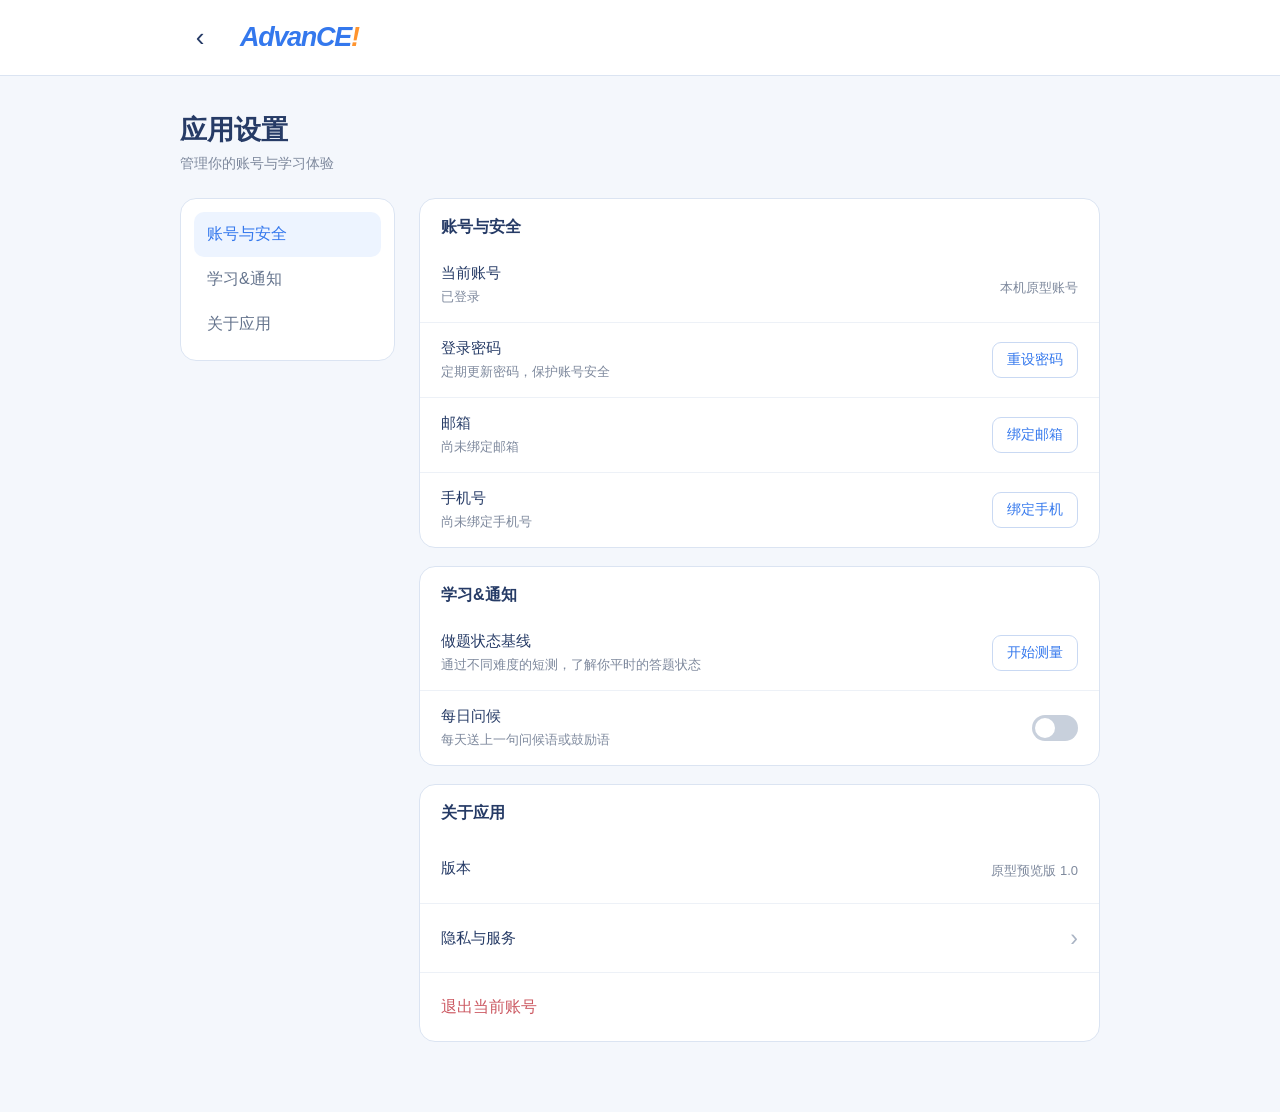
<file: prototype/settings.html>
<!doctype html>
<html lang="zh-CN">
<head>
  <meta charset="utf-8">
  <meta name="viewport" content="width=device-width, initial-scale=1">
  <title>设置 · AdvanCE!</title>
  <style>
    :root{font-family:"Microsoft YaHei","PingFang SC",sans-serif;color:#3478ed;background:#f4f7fc;--blue:#3478ed;--ink:#263b66;--muted:#7e899d;--border:#dbe4f2;--orange:#ff942e}
    *{box-sizing:border-box}[hidden]{display:none!important}body{margin:0;min-height:100vh}button,input,select{font:inherit;color:inherit}button{cursor:pointer}
    header{height:76px;background:#fff;border-bottom:1px solid var(--border);display:flex;align-items:center;padding:0 max(22px,calc((100% - 920px)/2));gap:20px}
    .back{width:40px;height:40px;border:0;background:transparent;border-radius:50%;font-size:26px;color:var(--ink)}.brand{font:italic 700 27px/1.2 "Trebuchet MS",sans-serif;letter-spacing:-1.3px;color:var(--blue)}.bang{color:var(--orange)}
    main{width:min(920px,calc(100% - 36px));margin:36px auto 70px}.heading{margin-bottom:25px}.heading h1{font-size:27px;color:var(--ink);margin:0 0 7px}.heading p{margin:0;color:var(--muted);font-size:14px}
    .layout{display:grid;grid-template-columns:215px 1fr;gap:24px}.nav,.group{background:#fff;border:1px solid var(--border);border-radius:16px}.nav{padding:13px;height:max-content;position:sticky;top:20px}.nav button{display:block;width:100%;text-align:left;border:0;background:transparent;border-radius:10px;padding:12px 13px;color:#65748d}.nav button.active,.nav button:hover{background:#edf4ff;color:var(--blue)}
    .content{display:grid;gap:18px}.group{overflow:hidden}.group h2{font-size:16px;color:var(--ink);margin:0;padding:18px 21px 10px}.row{display:flex;align-items:center;gap:15px;padding:16px 21px;border-top:1px solid #edf1f7;min-height:69px}.row:first-of-type{border-top:0}.row-main{flex:1;min-width:0}.label{font-size:15px;color:var(--ink)}.desc{font-size:13px;color:var(--muted);margin-top:5px}.chevron{color:#aab4c4;font-size:23px}.profile{display:flex;align-items:center;gap:14px}.avatar{width:48px;height:48px;display:grid;place-items:center;border:2px solid #c9d7ed;border-radius:50%;color:#8495b2;font-size:20px}.edit{border:1px solid #c9d9f3;border-radius:9px;background:#fff;padding:8px 14px;font-size:14px}.select{border:1px solid var(--border);background:#fff;border-radius:9px;padding:9px 12px;min-width:130px}.switch{width:46px;height:26px;border:0;border-radius:99px;background:#c8d0dc;padding:3px;transition:.16s}.switch:after{content:"";display:block;width:20px;height:20px;border-radius:50%;background:white;transition:.16s}.switch[aria-checked=true]{background:var(--blue)}.switch[aria-checked=true]:after{transform:translateX(20px)}.account{color:#cc5962}.toast{position:fixed;left:50%;bottom:25px;transform:translate(-50%,20px);background:#263b66;color:#fff;padding:11px 18px;border-radius:11px;opacity:0;pointer-events:none;transition:.2s}.toast.show{opacity:1;transform:translate(-50%,0)}
    dialog{width:min(420px,calc(100% - 30px));border:1px solid var(--border);border-radius:17px;padding:24px;color:var(--ink)}dialog::backdrop{background:#1d315244}dialog h2{margin:0 0 17px;font-size:19px}dialog label{display:block;margin:13px 0 6px;color:#6e7e98;font-size:14px}dialog input{width:100%;padding:11px;border:1px solid var(--border);border-radius:9px}.dialog-actions{display:flex;justify-content:flex-end;gap:10px;margin-top:20px}.dialog-actions button{padding:9px 17px;border:1px solid var(--border);background:white;border-radius:9px}.dialog-actions .primary{background:var(--blue);color:white;border-color:var(--blue)}
    .modal-head{display:flex;align-items:center;justify-content:space-between;margin-bottom:12px}.close{width:35px;height:35px;border:0;border-radius:50%;background:#f2f5fa;color:#75839b;font-size:23px;padding:0}.baseline-dialog .dialog-actions{position:sticky;bottom:-24px;background:white;padding:12px 0 0}.baseline-dialog .desc{font-size:13px;margin-top:8px}.baseline-dialog [hidden]{display:none!important}dialog.baseline-dialog{width:min(760px,calc(100% - 28px));max-height:88vh;overflow:auto}.baseline-intro{margin:-5px 0 17px;color:var(--muted);font-size:14px;line-height:1.7}.baseline-level{border:1px solid var(--border);border-radius:12px;padding:14px;margin-top:12px}.baseline-level h3{margin:0 0 10px;color:var(--ink);font-size:15px}.baseline-q{border-top:1px solid #edf1f7;padding:12px 0 4px}.baseline-q:first-of-type{border-top:0}.baseline-q p{margin:0 0 8px;font-size:14px;line-height:1.6;color:#405777}.baseline-options{display:flex;gap:9px;flex-wrap:wrap}.baseline-options label{display:flex;align-items:center;gap:5px;margin:0;padding:6px 9px;border:1px solid var(--border);border-radius:8px;cursor:pointer;font-size:13px}.baseline-options input{width:auto;padding:0;accent-color:var(--blue)}.baseline-result{background:#f3f7ff;padding:15px;border-radius:11px;line-height:1.8;color:#566985}.baseline-result strong{color:var(--blue)}
    @media(max-width:650px){header{height:64px}.layout{grid-template-columns:1fr;gap:14px}main{margin-top:25px}.nav{position:static;display:flex;overflow:auto}.nav button{white-space:nowrap;width:auto;padding:10px 12px}.heading h1{font-size:24px}.row{padding:14px 16px}.group h2{padding-left:16px}}
  </style>
</head>
<body>
  <header><button class="back" id="back" aria-label="返回">‹</button><div class="brand">AdvanCE<span class="bang">!</span></div></header>
  <main>
    <div class="heading"><h1>应用设置</h1><p>管理你的账号与学习体验</p></div>
    <div class="layout">
      <nav class="nav" aria-label="设置分类"><button class="active" data-target="account">账号与安全</button><button data-target="learning-notifications">学习&通知</button><button data-target="about">关于应用</button></nav>
      <div class="content">
        <section class="group" id="account"><h2>账号与安全</h2><div class="row"><div class="row-main"><div class="label">当前账号</div><div class="desc" id="accountName">已登录</div></div><span class="desc">本机原型账号</span></div><div class="row"><div class="row-main"><div class="label">登录密码</div><div class="desc">定期更新密码，保护账号安全</div></div><button class="edit" data-security="password">重设密码</button></div><div class="row"><div class="row-main"><div class="label">邮箱</div><div class="desc" id="emailStatus">尚未绑定邮箱</div></div><button class="edit" data-security="email">绑定邮箱</button></div><div class="row"><div class="row-main"><div class="label">手机号</div><div class="desc" id="phoneStatus">尚未绑定手机号</div></div><button class="edit" data-security="phone">绑定手机</button></div></section>
        <section class="group" id="learning-notifications"><h2>学习&通知</h2><div class="row"><div class="row-main"><div class="label">做题状态基线</div><div class="desc">通过不同难度的短测，了解你平时的答题状态</div></div><button class="edit" id="baselineStart">开始测量</button></div><div class="row"><div class="row-main"><div class="label">每日问候</div><div class="desc">每天送上一句问候语或鼓励语</div></div><button class="switch" role="switch" aria-checked="false" data-setting="greeting" aria-label="每日问候"></button></div><div class="row" id="baselineSummaryRow" hidden><div class="row-main"><div class="label">最近一次基线</div><div class="desc" id="baselineSummary">尚未完成测量</div></div><button class="edit" id="baselineReview">查看结果</button></div></section>
        <section class="group" id="about"><h2>关于应用</h2><div class="row"><div class="row-main"><div class="label">版本</div></div><span class="desc">原型预览版 1.0</span></div><div class="row"><div class="row-main"><div class="label">隐私与服务</div></div><span class="chevron">›</span></div><div class="row"><button class="account" id="logout" style="border:0;background:transparent;padding:0">退出当前账号</button></div></section>
      </div>
    </div>
  </main>
  <div class="toast" id="toast" role="status"></div>
  <dialog id="securityDialog"><h2 id="securityTitle">账号安全</h2><div id="securityFields"></div><div class="dialog-actions"><button id="cancelSecurity">取消</button><button class="primary" id="saveSecurity">确认</button></div></dialog>
  <dialog class="baseline-dialog" id="baselineDialog"><div class="modal-head"><h2 id="baselineTitle">做题状态基线测量</h2><button class="close" id="closeBaseline" aria-label="关闭">×</button></div><p class="baseline-intro" id="baselineIntro">共 9 道题，分为基础、进阶、挑战三个难度，每档 3 题。按平时节奏作答即可。</p><div id="baselineContent"></div><div class="dialog-actions"><button id="cancelBaseline">稍后再做</button><button class="primary" id="submitBaseline">提交测量</button></div></dialog>
  <script>
    const goHome=()=>location.href='index.html?view=home';document.querySelector('#back').onclick=goHome;

    const stored=JSON.parse(localStorage.getItem('advance-demo-profile')||'{}');document.querySelector('#accountName').textContent=stored.name||localStorage.getItem('advance-demo-name')||'已登录';

    const toastEl=document.querySelector('#toast');let toastTimer;function toast(message){toastEl.textContent=message;toastEl.classList.add('show');clearTimeout(toastTimer);toastTimer=setTimeout(()=>toastEl.classList.remove('show'),1900)}
    const securityDialog=document.querySelector('#securityDialog'),securityFields=document.querySelector('#securityFields');function updateBoundRows(){const email=localStorage.getItem('advance-bound-email'),phone=localStorage.getItem('advance-bound-phone');document.querySelector('#emailStatus').textContent=email||'尚未绑定邮箱';document.querySelector('#phoneStatus').textContent=phone||'尚未绑定手机号';document.querySelectorAll('[data-security="email"]')[0].textContent=email?'更换邮箱':'绑定邮箱';document.querySelectorAll('[data-security="phone"]')[0].textContent=phone?'更换手机':'绑定手机'}
    document.querySelectorAll('[data-security]').forEach(button=>button.onclick=()=>{const kind=button.dataset.security;securityDialog.dataset.kind=kind;if(kind==='password'){document.querySelector('#securityTitle').textContent='重设密码';securityFields.innerHTML='<label for="newPassword">新密码</label><input id="newPassword" type="password" minlength="6" autocomplete="new-password" placeholder="至少 6 位"><label for="confirmPassword">确认新密码</label><input id="confirmPassword" type="password" minlength="6" autocomplete="new-password" placeholder="再次输入新密码"><p class="desc">此为原型演示，不会保存真实密码。</p>'}else{const email=kind==='email',key=email?'advance-bound-email':'advance-bound-phone',current=localStorage.getItem(key)||'';document.querySelector('#securityTitle').textContent=email?(current?'更换绑定邮箱':'绑定邮箱'):(current?'更换绑定手机号':'绑定手机号');securityFields.innerHTML='<label for="bindValue">'+(email?'邮箱地址':'手机号码')+'</label><input id="bindValue" type="'+(email?'email':'tel')+'" autocomplete="'+(email?'email':'tel')+'" value="'+current+'" placeholder="'+(email?'name@example.com':'请输入 11 位手机号')+'"><p class="desc">当前为本地原型，暂不发送验证码。</p>'}securityDialog.showModal()});
    document.querySelector('#cancelSecurity').onclick=()=>securityDialog.close();document.querySelector('#saveSecurity').onclick=()=>{const kind=securityDialog.dataset.kind;if(kind==='password'){const a=document.querySelector('#newPassword').value,b=document.querySelector('#confirmPassword').value;if(a.length<6){document.querySelector('#newPassword').focus();return}if(a!==b){document.querySelector('#confirmPassword').setCustomValidity('两次输入的密码不一致');document.querySelector('#confirmPassword').reportValidity();document.querySelector('#confirmPassword').setCustomValidity('');return}toast('密码重设完成（原型演示）')}else{const value=document.querySelector('#bindValue').value.trim(),email=kind==='email';if(email?!/^[^\s@]+@[^\s@]+\.[^\s@]+$/.test(value):!/^1\d{10}$/.test(value)){const input=document.querySelector('#bindValue');input.setCustomValidity(email?'请输入有效的邮箱地址':'请输入有效的 11 位手机号');input.reportValidity();input.focus();input.oninput=()=>input.setCustomValidity('');return}localStorage.setItem(email?'advance-bound-email':'advance-bound-phone',value);updateBoundRows();toast(email?'邮箱已绑定':'手机号已绑定')}securityDialog.close()};updateBoundRows();    document.querySelectorAll('[data-setting]').forEach(button=>{const key='advance-setting-'+button.dataset.setting;const saved=localStorage.getItem(key);if(saved!==null)button.setAttribute('aria-checked',saved);button.onclick=()=>{const next=button.getAttribute('aria-checked')!=='true';button.setAttribute('aria-checked',String(next));localStorage.setItem(key,String(next));toast(next?'已开启':'已关闭')}});
    const baselineQuestions=[{level:'基础',q:'She ___ a student.',options:['am','is','are'],answer:1},{level:'基础',q:'I ___ breakfast every morning.',options:['have','has','having'],answer:0},{level:'基础',q:'They ___ football yesterday.',options:['play','plays','played'],answer:2},{level:'进阶',q:'If I were you, I ___ a short break.',options:['will take','would take','took'],answer:1},{level:'进阶',q:'She has lived here ___ 2020.',options:['for','since','during'],answer:1},{level:'进阶',q:'This is the book ___ I told you about.',options:['who','that','where'],answer:1},{level:'挑战',q:'Neither the students nor their teacher ___ ready.',options:['were','are','was'],answer:2},{level:'挑战',q:'Had I known earlier, I ___ you.',options:['would tell','would have told','will tell'],answer:1},{level:'挑战',q:'The proposal, together with its revisions, ___ approved.',options:['were','was','have been'],answer:1}];const baselineDialog=document.querySelector('#baselineDialog'),baselineContent=document.querySelector('#baselineContent');let baselineStarted=0;function readBaseline(){try{return JSON.parse(localStorage.getItem('advance-baseline-result')||'null')}catch{return null}}function updateBaselineRow(){const result=readBaseline(),row=document.querySelector('#baselineSummaryRow');row.hidden=!result;if(result){const d=new Date(result.date+'T00:00:00');document.querySelector('#baselineSummary').textContent=d.toLocaleDateString('zh-CN')+' · 基础 '+result.scores[0]+'/3，进阶 '+result.scores[1]+'/3，挑战 '+result.scores[2]+'/3 · 用时 '+result.seconds+' 秒';document.querySelector('#baselineStart').textContent='重新测量'}}function openBaselineResult(){const result=readBaseline();if(!result)return;document.querySelector('#baselineTitle').textContent='最近一次基线结果';document.querySelector('#baselineIntro').textContent='本机保存的最近一次测量结果';baselineContent.innerHTML='<div class="baseline-result">基础：<strong>'+result.scores[0]+'/3</strong><br>进阶：<strong>'+result.scores[1]+'/3</strong><br>挑战：<strong>'+result.scores[2]+'/3</strong><br>完成用时：<strong>'+result.seconds+' 秒</strong><p class="desc">这是一组学习状态参考题，结果仅用于自我对照，不代表能力评价。</p></div>';document.querySelector('#submitBaseline').hidden=true;document.querySelector('#cancelBaseline').textContent='关闭';baselineDialog.showModal()}function startBaseline(){document.querySelector('#baselineTitle').textContent='做题状态基线测量';document.querySelector('#baselineIntro').textContent='共 9 道题，分为基础、进阶、挑战三个难度，每档 3 题。按平时节奏作答即可。';document.querySelector('#submitBaseline').hidden=false;document.querySelector('#cancelBaseline').textContent='稍后再做';baselineContent.innerHTML=['基础','进阶','挑战'].map(level=>'<section class="baseline-level"><h3>'+level+' · 3 道题</h3>'+baselineQuestions.map((item,index)=>item.level===level?'<div class="baseline-q"><p>'+((baselineQuestions.indexOf(item)%3)+1)+'. '+item.q+'</p><div class="baseline-options">'+item.options.map((option,i)=>'<label><input type="radio" name="baseline-'+index+'" value="'+i+'">'+option+'</label>').join('')+'</div></div>':'').join('')+'</section>').join('');baselineStarted=performance.now();baselineDialog.showModal()}document.querySelector('#baselineStart').onclick=startBaseline;document.querySelector('#baselineReview').onclick=openBaselineResult;document.querySelector('#closeBaseline').onclick=()=>baselineDialog.close();document.querySelector('#cancelBaseline').onclick=()=>baselineDialog.close();document.querySelector('#submitBaseline').onclick=()=>{const missing=baselineQuestions.findIndex((_,i)=>!document.querySelector('[name="baseline-'+i+'"]:checked'));if(missing>=0){document.querySelector('[name="baseline-'+missing+'"]').focus();toast('请先完成 9 道测量题');return}const scores=[0,0,0];baselineQuestions.forEach((item,i)=>{if(Number(document.querySelector('[name="baseline-'+i+'"]:checked').value)===item.answer)scores[['基础','进阶','挑战'].indexOf(item.level)]++});const result={date:new Date().toISOString().slice(0,10),scores,seconds:Math.max(1,Math.round((performance.now()-baselineStarted)/1000))};localStorage.setItem('advance-baseline-result',JSON.stringify(result));updateBaselineRow();baselineDialog.close();toast('做题状态基线已保存')};updateBaselineRow();
    document.querySelectorAll('.nav button').forEach(button=>button.onclick=()=>{document.querySelectorAll('.nav button').forEach(item=>item.classList.toggle('active',item===button));document.getElementById(button.dataset.target).scrollIntoView({behavior:'smooth',block:'start'})});
    document.querySelector('#logout').onclick=()=>toast('原型预览中暂不支持退出登录');
  </script>
</body>
</html>
</file>
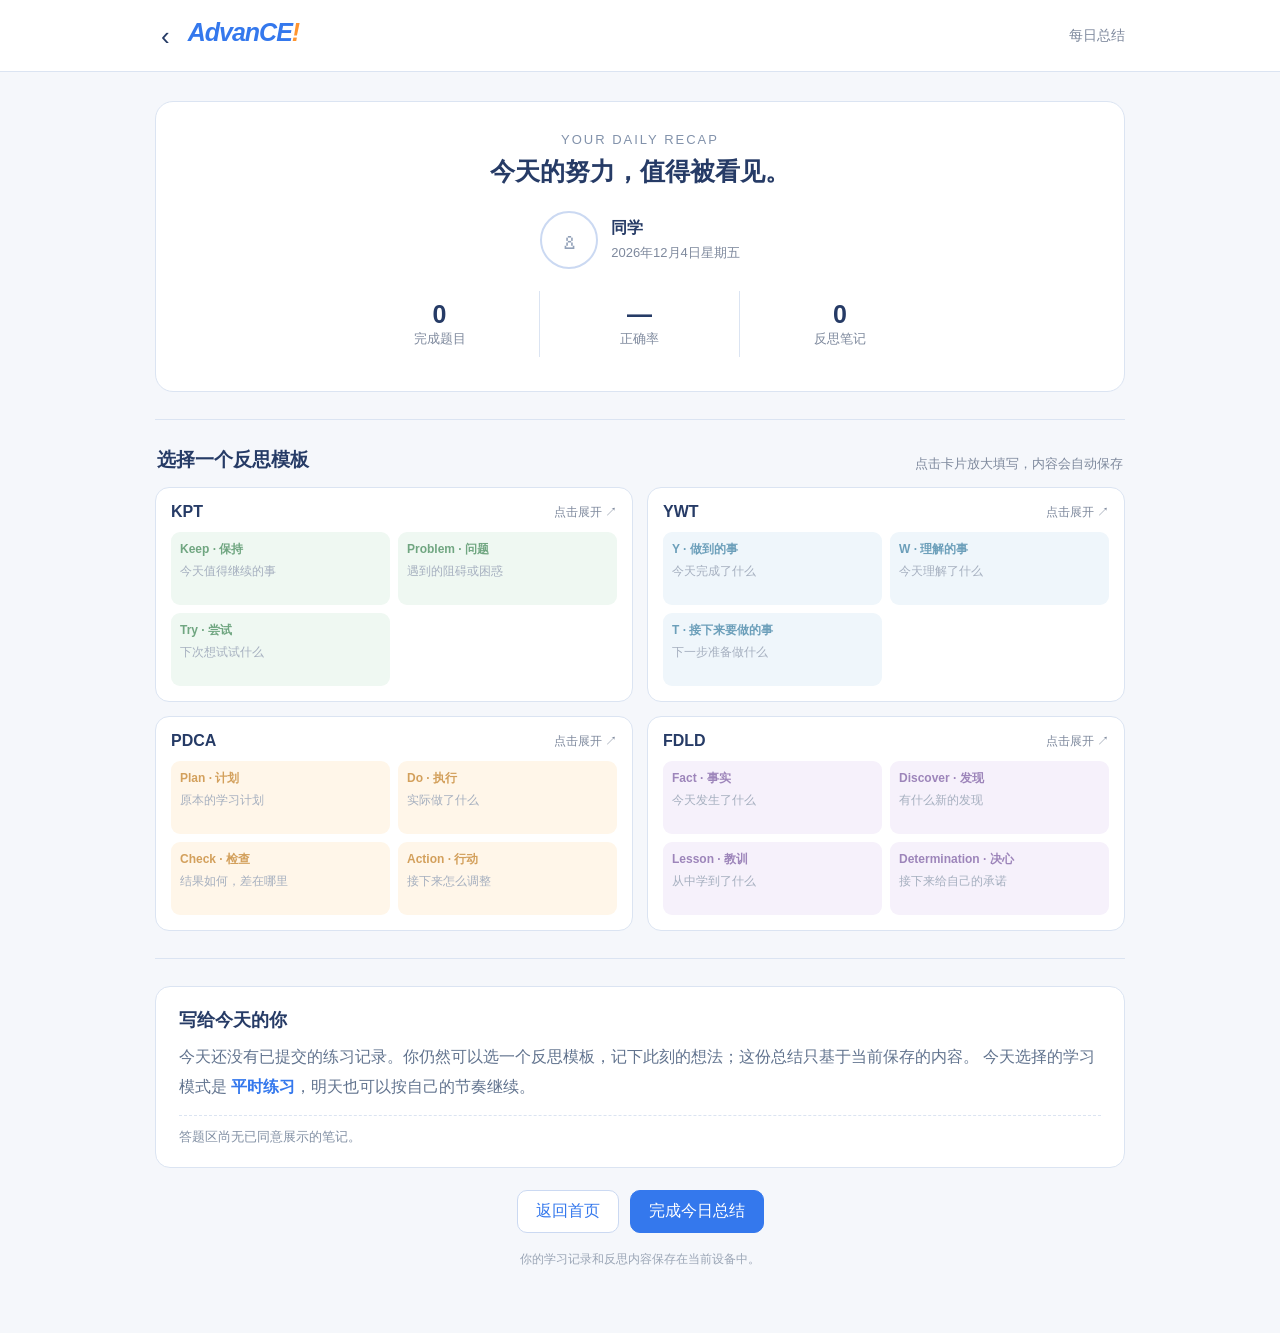
<file: prototype/summary.html>
<!doctype html>
<html lang="zh-CN">
<head>
  <meta charset="utf-8"><meta name="viewport" content="width=device-width, initial-scale=1"><title>今日总结 · AdvanCE!</title>
  <style>
    :root{font-family:"Microsoft YaHei","PingFang SC",sans-serif;color:#3478ed;background:#f5f7fb;--blue:#3478ed;--ink:#263b66;--muted:#7e899d;--line:#dbe4f2;--orange:#ff942e}
    *{box-sizing:border-box}body{margin:0}button,input,textarea{font:inherit;color:inherit}button{cursor:pointer}header{height:72px;background:white;border-bottom:1px solid var(--line)}nav{height:100%;width:min(970px,calc(100% - 34px));margin:auto;display:flex;align-items:center;justify-content:space-between}.brand{font:italic 700 25px "Trebuchet MS",sans-serif;letter-spacing:-1px}.bang{color:var(--orange)}.back{border:0;background:transparent;font-size:26px;color:var(--ink);margin-right:12px;vertical-align:middle}main{width:min(970px,calc(100% - 34px));margin:29px auto 65px}.hero{background:#fff;border:1px solid var(--line);border-radius:18px;padding:30px 34px;text-align:center}.eyebrow{margin:0 0 8px;color:#8292ab;font-size:13px;letter-spacing:2px}.title{margin:0;color:var(--ink);font-size:25px}.user{display:flex;justify-content:center;align-items:center;gap:13px;margin:23px auto 19px}.avatar{width:58px;height:58px;border:2px solid #cbd9f2;border-radius:50%;display:grid;place-items:center;color:#92a1b8;font-size:26px}.user-name{font-size:16px;color:var(--ink);font-weight:600}.user-date{font-size:13px;color:var(--muted);margin-top:5px}.metrics{display:grid;grid-template-columns:repeat(3,1fr);max-width:600px;margin:22px auto 4px}.metric{padding:9px 12px;border-right:1px solid var(--line)}.metric:last-child{border:0}.metric strong{display:block;color:var(--ink);font-size:25px;font-weight:600}.metric span{color:var(--muted);font-size:13px}.rule{height:1px;background:var(--line);margin:27px 0}.section-head{display:flex;align-items:flex-end;justify-content:space-between;margin:0 2px 14px}.section-head h2{font-size:19px;color:var(--ink);margin:0}.section-head p{font-size:13px;color:var(--muted);margin:0}.templates{display:grid;grid-template-columns:repeat(2,minmax(0,1fr));gap:14px}.template{--soft:#f0f5ff;--tone:#6f91d1;background:white;border:1px solid var(--line);border-radius:14px;padding:15px;cursor:pointer;transition:box-shadow .15s,border-color .15s,transform .15s}.template:hover{transform:translateY(-2px);box-shadow:0 6px 18px #273f6714;border-color:var(--tone)}.template.kpt{--soft:#eff8f2;--tone:#70a681}.template.ywt{--soft:#eff6fb;--tone:#6c9fba}.template.pdca{--soft:#fff6e9;--tone:#d3a05c}.template.fdld{--soft:#f6f1fb;--tone:#9d85ba}.template-top{display:flex;align-items:center;justify-content:space-between;margin-bottom:11px}.template h3{margin:0;color:var(--ink);font-size:16px}.expand{color:var(--muted);font-size:12px}.fields{display:grid;grid-template-columns:repeat(2,minmax(0,1fr));gap:8px}.field{min-height:65px;border-radius:9px;background:var(--soft);padding:9px}.field label{display:block;color:var(--tone);font-size:12px;font-weight:600;margin-bottom:4px}.field textarea{width:100%;height:30px;resize:none;border:0;outline:0;background:transparent;color:var(--ink);font-size:12px;line-height:1.55;padding:0}.field textarea::placeholder{color:#a5afbf}.reflections{margin-top:21px}.analysis{background:#fff;border:1px solid var(--line);border-radius:15px;padding:21px 23px}.analysis h2{font-size:18px;color:var(--ink);margin:0 0 10px}.analysis p{color:#61738e;line-height:1.9;margin:0}.analysis strong{color:var(--blue)}.shared{margin-top:12px;padding-top:12px;border-top:1px dashed var(--line);font-size:13px;color:#8290a4}.end-actions{display:flex;justify-content:center;gap:11px;margin:22px auto 0}.end-actions button{border:1px solid #cbd9f2;background:white;border-radius:10px;padding:10px 18px}.end-actions .primary{background:var(--blue);color:white;border-color:var(--blue)}.modal{width:min(700px,calc(100vw - 28px));max-height:88vh;overflow:auto;border:1px solid var(--line);border-radius:18px;padding:23px;background:white;color:var(--ink)}.modal::backdrop{background:#1e315544}.modal-head{display:flex;justify-content:space-between;align-items:center;margin-bottom:16px}.modal-head h2{margin:0;font-size:21px}.close{width:35px;height:35px;border:0;border-radius:50%;background:#f2f5fa;color:#75839b;font-size:23px}.modal .fields{gap:12px}.modal .field{min-height:125px;padding:12px}.modal .field label{font-size:14px}.modal .field textarea{height:80px;font-size:14px}.save-row{text-align:right;margin-top:16px}.save-row button{border:0;border-radius:9px;background:var(--blue);color:#fff;padding:10px 20px}.footnote{text-align:center;font-size:12px;color:#9aa5b5;margin:18px 0 0}
    @media(max-width:600px){main{margin-top:16px}.hero{padding:23px 17px}.metrics{margin-left:-6px;margin-right:-6px}.metric{padding:8px 5px}.metric strong{font-size:21px}.templates{gap:10px}.template{padding:11px}.fields{gap:6px}.field{min-height:67px;padding:7px}.field textarea{height:33px;font-size:11px}.section-head{align-items:flex-start;gap:8px;flex-direction:column}.section-head p{font-size:12px}.analysis{padding:17px}.modal .fields{grid-template-columns:1fr}.modal .field textarea{height:62px}}
  </style>
</head>
<body>
  <header><nav><div><button class="back" id="back" aria-label="返回首页">‹</button><span class="brand">AdvanCE<span class="bang">!</span></span></div><span style="font-size:14px;color:#7e899d">每日总结</span></nav></header>
  <main>
    <section class="hero" aria-label="今日学习回顾"><p class="eyebrow">YOUR DAILY RECAP</p><h1 class="title">今天的努力，值得被看见。</h1><div class="user"><div class="avatar" aria-hidden="true">♙</div><div style="text-align:left"><div class="user-name" id="userName">同学</div><div class="user-date" id="dateText"></div></div></div><div class="metrics"><div class="metric"><strong id="answered">0</strong><span>完成题目</span></div><div class="metric"><strong id="accuracy">—</strong><span>正确率</span></div><div class="metric"><strong id="notesCount">0</strong><span>反思笔记</span></div></div></section>
    <div class="rule"></div>
    <section aria-labelledby="reflectionTitle"><div class="section-head"><h2 id="reflectionTitle">选择一个反思模板</h2><p>点击卡片放大填写，内容会自动保存</p></div><div class="templates" id="templates"></div></section>
    <section class="reflections" aria-labelledby="analysisTitle"><div class="rule"></div><div class="analysis"><h2 id="analysisTitle">写给今天的你</h2><p id="analysisText"></p><div class="shared" id="sharedNotes"></div></div><div class="end-actions"><button id="homeButton">返回首页</button><button class="primary" id="finishButton">完成今日总结</button></div><p class="footnote">你的学习记录和反思内容保存在当前设备中。</p></section>
  </main>
  <dialog class="modal" id="templateDialog"><div class="modal-head"><h2 id="dialogTitle"></h2><button class="close" id="closeDialog" aria-label="关闭">×</button></div><div id="dialogFields"></div><div class="save-row"><button id="saveTemplate">保存反思</button></div></dialog>
  <script>
    const dayKey=new Date().toISOString().slice(0,10),sessionKey='advance-study-'+dayKey;let session={answers:{},submitted:[],notes:{},noteShared:{}};try{session=Object.assign(session,JSON.parse(localStorage.getItem(sessionKey)||'{}'))}catch{};let reflections={};try{reflections=JSON.parse(localStorage.getItem('advance-reflections-'+dayKey)||'{}')}catch{}
    const templates=[{id:'kpt',name:'KPT',fields:[['keep','Keep · 保持','今天值得继续的事'],['problem','Problem · 问题','遇到的阻碍或困惑'],['try','Try · 尝试','下次想试试什么']]},{id:'ywt',name:'YWT',fields:[['y','Y · 做到的事','今天完成了什么'],['w','W · 理解的事','今天理解了什么'],['t','T · 接下来要做的事','下一步准备做什么']]},{id:'pdca',name:'PDCA',fields:[['plan','Plan · 计划','原本的学习计划'],['do','Do · 执行','实际做了什么'],['check','Check · 检查','结果如何，差在哪里'],['action','Action · 行动','接下来怎么调整']]},{id:'fdld',name:'FDLD',fields:[['fact','Fact · 事实','今天发生了什么'],['discover','Discover · 发现','有什么新的发现'],['lesson','Lesson · 教训','从中学到了什么'],['determination','Determination · 决心','接下来给自己的承诺']]}];
    const esc=s=>String(s||'').replace(/[&<>"']/g,c=>({'&':'&amp;','<':'&lt;','>':'&gt;','"':'&quot;',"'":'&#39;'}[c]));function saveReflections(){try{localStorage.setItem('advance-reflections-'+dayKey,JSON.stringify(reflections))}catch{}renderCards();renderAnalysis()}
    function fieldMarkup(t,f,large=false){const value=(reflections[t.id]||{})[f[0]]||'';return '<div class="field"><label for="'+(large?'large-':'small-')+t.id+'-'+f[0]+'">'+esc(f[1])+'</label><textarea '+(large?'id="large-':'id="small-')+t.id+'-'+f[0]+'" data-template="'+t.id+'" data-field="'+f[0]+'" maxlength="500" placeholder="'+esc(f[2])+'">'+esc(value)+'</textarea></div>'}
    function renderCards(){document.querySelector('#templates').innerHTML=templates.map(t=>'<article class="template '+t.id+'" tabindex="0" role="button" aria-label="打开 '+t.name+' 反思模板" data-open-template="'+t.id+'"><div class="template-top"><h3>'+t.name+'</h3><span class="expand">点击展开 ↗</span></div><div class="fields">'+t.fields.map(f=>fieldMarkup(t,f)).join('')+'</div></article>').join('');document.querySelectorAll('[data-open-template]').forEach(card=>{card.onclick=()=>openTemplate(card.dataset.openTemplate);card.onkeydown=e=>{if(e.key==='Enter'||e.key===' '){e.preventDefault();openTemplate(card.dataset.openTemplate)}}});document.querySelectorAll('#templates textarea').forEach(textarea=>textarea.oninput=()=>updateReflection(textarea))}
    function updateReflection(el){reflections[el.dataset.template]??={};reflections[el.dataset.template][el.dataset.field]=el.value;try{localStorage.setItem('advance-reflections-'+dayKey,JSON.stringify(reflections))}catch{}renderAnalysis()}
    const dialog=document.querySelector('#templateDialog');function openTemplate(id){const t=templates.find(x=>x.id===id);if(!t)return;document.querySelector('#dialogTitle').textContent=t.name+' 反思';document.querySelector('#dialogFields').innerHTML='<div class="fields">'+t.fields.map(f=>fieldMarkup(t,f,true)).join('')+'</div>';document.querySelectorAll('#dialogFields textarea').forEach(el=>el.oninput=()=>{updateReflection(el);const small=document.querySelector('#small-'+el.dataset.template+'-'+el.dataset.field);if(small)small.value=el.value});dialog.dataset.template=id;dialog.showModal()}
    document.querySelector('#closeDialog').onclick=()=>dialog.close();document.querySelector('#saveTemplate').onclick=()=>{dialog.close();renderCards()};document.querySelector('#back').onclick=()=>location.href='index.html?view=home';document.querySelector('#homeButton').onclick=()=>location.href='index.html?view=home';document.querySelector('#finishButton').onclick=()=>location.href='index.html?view=home';
    function renderAnalysis(){const submitted=(session.submitted||[]).map(Boolean);const answerKey=[3,1,3];const answeredIndices=submitted.map((done,i)=>done?i:-1).filter(i=>i>=0&&(session.answers||{})[i]!==undefined&&(session.answers||{})[i]!==null);const correct=answeredIndices.filter(i=>session.answers[i]===answerKey[i]).length;const count=answeredIndices.length,rate=count?Math.round(correct/count*100):null;const totalSubmitted=submitted.filter(Boolean).length;document.querySelector('#answered').textContent=totalSubmitted;document.querySelector('#accuracy').textContent=rate===null?'—':rate+'%';const reflectionCount=Object.values(reflections).reduce((sum,obj)=>sum+Object.values(obj||{}).filter(v=>String(v).trim()).length,0);document.querySelector('#notesCount').textContent=reflectionCount;const chosenMode=localStorage.getItem('advance-setting-defaultMode')||'平时练习';let intro;if(!count)intro='今天还没有已提交的练习记录。你仍然可以选一个反思模板，记下此刻的想法；这份总结只基于当前保存的内容。';else if(rate>=80)intro='今天完成了 <strong>'+totalSubmitted+' 道题</strong>，正确率 <strong>'+rate+'%</strong>。稳定的表现说明你已经抓住了不少关键点；把让你犹豫的地方写下来，会让这些进步更牢靠。';else if(rate>=50)intro='今天完成了 <strong>'+totalSubmitted+' 道题</strong>，正确率 <strong>'+rate+'%</strong>。你已经通过练习找到了值得再看一眼的知识点；错题不是退步，而是下一次练习最清楚的路标。';else intro='今天完成了 <strong>'+totalSubmitted+' 道题</strong>，正确率 <strong>'+rate+'%</strong>。这组题可能比预期更有挑战，但你愿意面对它们，就已经开始积累经验。明天可以挑一个最困惑的点，慢一点重新梳理。';const reflectionEntries=Object.entries(reflections).flatMap(([template,obj])=>Object.entries(obj||{}).filter(([,value])=>String(value).trim()).map(([field,value])=>({template,field,value:String(value).trim()})));let personal='';if(reflectionEntries.length){const first=reflectionEntries[0];const excerpt=first.value.length>46?first.value.slice(0,46)+'…':first.value;const terms=['困难','错','不会','忘','卡','焦虑','累','难'];const signal=terms.find(term=>reflectionEntries.some(entry=>entry.value.includes(term)));personal=signal?' 你在笔记里写下“'+esc(excerpt)+'”，也提到了“'+signal+'”。先把注意力放在一个具体的小问题上，已经足够开启下一步。':' 你在笔记里写下“'+esc(excerpt)+'”。这个观察来自你自己的学习过程，明天可以沿着它继续试一小步。'}document.querySelector('#analysisText').innerHTML=intro+personal+' 今天选择的学习模式是 <strong>'+esc(chosenMode)+'</strong>，明天也可以按自己的节奏继续。';const shared=[];Object.keys(session.noteShared||{}).forEach(index=>{if(session.noteShared[index]&&session.notes?.[index]?.trim())shared.push(session.notes[index].trim())});document.querySelector('#sharedNotes').textContent=shared.length?'你同意展示的答题笔记：'+shared.map(x=>'“'+x+'”').join(' · '):'答题区尚无已同意展示的笔记。'}
    let profile={};try{profile=JSON.parse(localStorage.getItem('advance-demo-profile')||'{}')}catch{}document.querySelector('#userName').textContent=profile.name||localStorage.getItem('advance-demo-name')||'同学';if(profile.avatar)document.querySelector('.avatar').textContent=profile.avatar;document.querySelector('#dateText').textContent=new Intl.DateTimeFormat('zh-CN',{year:'numeric',month:'long',day:'numeric',weekday:'long'}).format(new Date());renderCards();renderAnalysis();
  </script>
</body>
</html>
</file>
<file: style.css>
*{box-sizing:border-box}html,body{margin:0;min-height:100%;background:#fff;color:#292820}body{font-family:Arial,"Microsoft YaHei",sans-serif}button,a{-webkit-tap-highlight-color:transparent}button{font:inherit;cursor:pointer}a{color:inherit;text-decoration:none}button:focus-visible,a:focus-visible{outline:3px solid #b97820;outline-offset:8px}h1:focus{outline:none}main{min-height:100svh}.screen{position:relative;width:100%;min-height:100svh;overflow:hidden}.screen[hidden]{display:none!important}.hero{height:100svh;min-height:600px;background:#83652e}.photo{position:absolute;inset:0;width:100%;height:100%;object-fit:cover;object-position:50% 0%}.shade{position:absolute;inset:0;background:linear-gradient(90deg,rgba(21,27,11,.23),transparent 42%),linear-gradient(0deg,rgba(33,22,9,.18),transparent 30%)}.title{position:absolute;left:5.5%;bottom:8%;margin:0;color:#ffe59a;font-family:"Rye",Georgia,serif;font-weight:400;line-height:1.06;text-shadow:0 3px 0 #785222,0 5px 18px #53300a33;letter-spacing:-.035em}.title span{display:block}.welcome{font-size:clamp(38px,5.8vw,92px);transform:rotate(-5deg);transform-origin:left bottom}.to{font-size:clamp(24px,3vw,46px);padding:16px 0 4px 18px}.land{font-size:clamp(51px,8vw,128px)}.head-outline{position:absolute;inset:0;width:100%;height:100%;pointer-events:none;overflow:hidden}.head-outline path{fill:none;stroke:#fff4c8;stroke-width:3;stroke-linecap:round;stroke-linejoin:round;filter:drop-shadow(0 0 5px #fff4c8);animation:head-glow 2.5s ease-in-out infinite}.pet-target{position:absolute;border-radius:45%;z-index:2}.pet-target:hover~.pet-caption{color:#fff}.hero:has(.pet-target:hover) .head-outline path{stroke-width:5;animation:none}.pet-caption{position:absolute;transform:translate(-50%,-50%);font-size:14px;letter-spacing:.08em;white-space:nowrap;color:#fff9e1;text-shadow:0 2px 6px #34506d;z-index:3;padding:12px 5px}.edge{position:absolute;right:32px;bottom:28px;color:#fff2c9;font:12px Georgia,serif;letter-spacing:.16em}.hero-next{position:absolute;bottom:22px;left:50%;transform:translateX(-50%);color:#fff4ce;font-size:12px;letter-spacing:.1em;display:flex;align-items:center;gap:12px}.hero-next .next-mark{width:15px;height:15px}.chapter,.resume{height:100svh;min-height:600px;background:#fff;animation:appear .55s ease both}.back{position:absolute;left:5.5%;top:38px;font:italic 18px Georgia,serif;color:#8c8b82;padding:8px 0;z-index:2}.chapter-content{position:absolute;left:12%;right:5%;top:49%;transform:translateY(-50%)}.chapter h1{font-family:"DM Serif Display",Georgia,serif;font-weight:400;font-size:clamp(64px,8.5vw,140px);letter-spacing:-.055em;line-height:1.08;margin:0 0 44px}.chapter h1 span{display:block}.next{border:0;background:none;padding:10px 0;color:#74736c;font-size:15px;letter-spacing:.14em;text-decoration:none;display:inline-block}.next:hover{color:#292820}.chapter-number{position:absolute;right:5.5%;bottom:35px;font:14px Georgia,serif;color:#aaa99f}.page-next{position:absolute;bottom:30px;left:50%;transform:translateX(-50%);border:0;background:transparent;display:flex;align-items:center;justify-content:center;flex-direction:column;gap:12px;color:#686860;font-size:12px;padding:12px;z-index:2}.next-mark{width:25px;height:25px;display:block;border:1px solid currentColor;border-radius:50%;position:relative;transition:transform .2s}.next-mark::before{content:"";position:absolute;width:5px;height:5px;background:currentColor;border-radius:50%;top:50%;left:50%;transform:translate(-50%,-50%)}.page-next:hover .next-mark,.hero-next:hover .next-mark{transform:translateY(4px)}.journey{background:#fff;min-height:max(900px,100svh);animation:appear .6s ease both}.journey-header{height:105px}.journey-header p{position:absolute;top:38px;right:5.5%;font:italic 18px Georgia,serif;color:#aaa69c;margin:8px 0}.timeline{height:clamp(690px,73vh,850px);position:relative;margin-top:10px}.route{width:100%;height:100%;position:absolute;inset:0;color:#37382f}.route mask path{stroke-dasharray:1;stroke-dashoffset:0;animation:draw 2.3s ease both}.story-art{position:absolute;object-fit:contain;object-position:center bottom;height:auto;pointer-events:none}.walking{width:clamp(160px,16vw,240px);right:2%;bottom:70.13%}.sliding{width:clamp(105px,11vw,160px);left:1.3%;top:33%;transform:rotate(10deg)}.running{width:clamp(175px,18vw,270px);left:7%;bottom:25.32%}.milestones{list-style:none;margin:0;padding:0}.milestone{position:absolute;left:var(--x);top:var(--y);width:1px;height:1px}.dot{display:block;position:absolute;width:16px;height:16px;border:2px solid #37382f;background:#fff;border-radius:50%;transform:translate(-50%,-50%)}.milestone>div{position:absolute;top:24px;left:-36px;width:120px}.node-number{font:italic 25px Georgia,serif;display:block;color:#504f45}.node-label{display:block;color:#b4b0a7;font-size:14px;letter-spacing:.16em;margin-top:10px}.journey-footer{height:95px;position:relative}.journey-footer .page-next{bottom:18px}.resume-link{position:absolute;right:5.5%;bottom:37px;display:flex;gap:13px;align-items:center;color:#686860;font-size:14px;letter-spacing:.04em}.resume-link span{font-size:10px;border:1px solid #b8b6aa;border-radius:2px;padding:3px 4px}.resume-link:hover{color:#28291f}.resume-content{position:absolute;left:12%;top:48%;transform:translateY(-50%)}.eyebrow{font-size:12px;letter-spacing:.16em;color:#98958b}.resume h1{font:clamp(62px,8vw,120px) "DM Serif Display",Georgia,serif;letter-spacing:-.05em;margin:18px 0 30px}.resume p{font-size:16px;color:#8c897e}.notice{border:none;padding:45px;max-width:calc(100vw - 48px);width:420px;color:#292820;background:#fff;box-shadow:0 10px 80px #0002}.notice::backdrop{background:#24221b44;backdrop-filter:blur(5px)}.notice h2{font:32px Georgia,serif;margin:0 0 20px}.notice p{font-size:16px;line-height:1.8;color:#737067}.notice button{background:none;border:0;border-bottom:1px solid #888;padding:8px 0;margin-top:10px}
@keyframes head-glow{0%,100%{opacity:.35;filter:drop-shadow(0 0 2px #fff4c8)}50%{opacity:1;filter:drop-shadow(0 0 9px #fff4c8)}}@keyframes appear{from{opacity:0}to{opacity:1}}@keyframes draw{from{stroke-dashoffset:1}to{stroke-dashoffset:0}}
@media(min-aspect-ratio:7/5){.title{left:4%;bottom:7%;max-width:32%}.welcome{font-size:4.6vw}.land{font-size:5vw}.to{font-size:2.7vw;padding-top:14px;padding-left:10px}.chapter h1{font-size:clamp(64px,8.1vw,135px)}}
@media(min-width:1700px){.timeline{max-width:1800px;margin-left:auto;margin-right:auto}.journey{min-height:100svh}.journey-footer{height:110px}}
@media(max-width:700px){.hero{min-height:650px}.title{left:7%;bottom:12%}.welcome{font-size:13vw}.to{font-size:6vw;padding-top:12px}.land{font-size:16vw}.pet-caption{font-size:12px;letter-spacing:0}.chapter-content{left:9%;right:6%}.chapter h1{font-size:clamp(45px,12.5vw,84px);margin-bottom:34px}#chapter2 h1{font-size:clamp(36px,8.9vw,62px)}.edge{right:22px;bottom:22px;font-size:10px}.hero-next{left:7%;transform:none}.back{left:9%;top:25px}.journey{min-height:960px}.journey-header{height:85px}.journey-header p{top:25px;font-size:16px;right:9%}.timeline{height:720px}.walking{width:155px;right:0}.sliding{width:95px;left:-3%;top:35%}.running{width:165px;left:4%}.milestone>div{left:-16px;width:70px;top:24px}.node-number{font-size:21px}.node-label{font-size:12px}.dot{width:13px;height:13px}.journey-footer{height:145px}.resume-link{bottom:95px;right:7%;font-size:12px}.journey-footer .page-next{bottom:10px}.resume-content{left:9%}.chapter-number{right:9%}}
@media(prefers-reduced-motion:reduce){*,*::before,*::after{animation:none!important;transition:none!important}}

.pet-caption{font-size:16px}@media(max-width:700px){.pet-caption{font-size:14px}}
button.back,button.pet-target,button.pet-caption,button.hero-next,button.resume-link{border:0;background:none}button.back{font:italic 18px Georgia,serif}button.resume-link{font-family:inherit}button.pet-caption{font-family:inherit}button.pet-target{padding:0}button.next{text-align:left}
/* AQ's world: spacious cover and painterly chapter cards. */
.title{inset:0;max-width:none;pointer-events:none;letter-spacing:-.045em;bottom:0;left:0}.title .title-left,.title .title-right{position:absolute;display:block}.title-left{left:3.6%;top:55%}.title-right{right:3.6%;top:56%;text-align:right}.welcome{font-size:clamp(48px,6.3vw,120px);transform:rotate(-5deg)}.to{font-size:clamp(46px,6.9vw,125px);padding:25px 0 0 38px;transform:rotate(-5deg)}.aq{font-size:clamp(58px,8.6vw,165px);transform:rotate(4deg);padding-right:24px}.world{font-size:clamp(58px,8.3vw,155px);margin-top:20px;transform:rotate(4deg)}
.chapter{background:#b8c3a0 url('assets/chapter-oil.png') center/cover no-repeat;color:#392f20}.chapter::before{content:"";position:absolute;inset:0;background:rgba(255,246,215,.16);pointer-events:none}#chapter2{background-position:65% center}.chapter-content{left:10%;right:5%;top:48%}.chapter h1{font-family:'Rye',Georgia,serif;font-size:clamp(46px,6.7vw,105px);letter-spacing:-.045em;line-height:1.18;text-shadow:0 2px 0 #fff0cd55;margin:0}.chapter h1 span+span{margin-top:.6em}#chapter2 h1{font-size:clamp(38px,5.35vw,90px)}.chapter .back,.chapter-number{color:#493f2f}.chapter .next-mark{width:36px;height:36px;animation:circle-glow 2.4s ease-in-out infinite;background:#fff2ce44;box-shadow:0 0 0 7px #fff2ce1a}.chapter .page-next{color:#392f20;bottom:35px}.chapter .next-mark::before{width:7px;height:7px}.journey{min-height:1050px}.timeline{height:clamp(830px,90vh,1050px);max-width:none}.walking{width:clamp(165px,16vw,240px);right:1%;bottom:78.824%}.sliding{width:clamp(90px,9vw,135px);left:13%;top:29%;transform:rotate(28deg)}.running{width:clamp(160px,16vw,235px);left:auto;right:10%;bottom:30%}.milestone>div{top:23px}.journey-footer{height:100px}
@keyframes circle-glow{0%,100%{opacity:.5;box-shadow:0 0 0 4px #fff2ce00;transform:scale(.95)}50%{opacity:1;box-shadow:0 0 0 12px #fff2ce55,0 0 24px #fff2ce99;transform:scale(1.08)}}
@media(max-aspect-ratio:1/1){.title-left{top:auto;bottom:12%;left:5%}.title-right{top:auto;bottom:10%;right:5%}.welcome{font-size:8vw}.to{font-size:9vw;padding-top:20px;padding-left:14px}.aq{font-size:12vw;padding-right:10px}.world{font-size:11.5vw;margin-top:15px}}
@media(max-width:700px){.title{left:0;bottom:0}.title-left{bottom:13%}.title-right{bottom:11%}.welcome{font-size:8vw}.to{font-size:9vw}.aq{font-size:12vw}.world{font-size:11.5vw}.chapter-content{left:7%;right:4%}.chapter h1{font-size:clamp(37px,9vw,65px)}#chapter2 h1{font-size:clamp(26px,6.3vw,48px)}.chapter h1 span+span{margin-top:.8em}.chapter .back{left:7%}.chapter .page-next{bottom:30px}.timeline{height:880px}.journey{min-height:1120px}.walking{width:140px;right:0}.sliding{width:90px;left:13%;top:30%}.running{width:145px;right:12%;bottom:29%}.journey-footer{height:145px}}
@media(prefers-reduced-motion:reduce){.chapter .next-mark{animation:none}}
/* Final placement: climbing cat at first bend, runners on the third line. */
.running{left:6%;right:auto;bottom:17.647%;width:clamp(125px,15vw,220px);transform:none}
.sliding{width:clamp(90px,8vw,125px);left:3.929%;top:36.471%;transform:translate(-20%,-35%)}
.chapter .next-mark{background:#fff2ced9;border-width:2px}
@media(max-width:700px){.running{left:4%;right:auto;bottom:17.647%;width:28vw}.sliding{width:90px;left:3.929%;top:36.471%;transform:translate(-20%,-35%)}}

.running{transform:scaleX(-1)}
.sliding{left:4.643%;top:36.471%;transform:translate(-19%,-50%)}
@media(max-width:700px){.sliding{left:4.643%;top:36.471%;transform:translate(-19%,-50%)}}
/* Chapter one: full story, with spacing measured from the actual text. */
.timeline{height:1800px;margin-top:0}.milestone{width:1px;height:1px}.milestone .node-heading,.milestone>.node-copy{position:absolute;left:0;width:var(--copy-width,30vw);max-width:460px;transform:translateX(-50%);text-align:left}.milestone .node-heading{bottom:25px;margin:0;font-family:Georgia,"Songti SC","SimSun",serif;font-size:clamp(24px,2.2vw,34px);font-weight:500;line-height:1.35;letter-spacing:.015em}.node-heading span{display:block}.node-heading .study-dates{font:18px Georgia,serif;letter-spacing:.07em;margin-bottom:8px}.milestone>.node-copy{top:28px;font-size:16px;line-height:1.9;color:#66665a;overflow-wrap:anywhere}.node-copy p{margin:0 0 13px}.node-copy strong{font-weight:600;color:#3b3e32}.node-copy .gpa{color:#383d2d;font:20px Georgia,serif;margin-bottom:21px}.gap-steps{list-style:none;margin:0;padding:0}.gap-steps li{position:relative;padding-left:16px;margin:0 0 10px}.gap-steps li::before{content:"";position:absolute;left:0;top:.85em;width:4px;height:4px;border-radius:50%;background:#888b76}.journey-footer{height:140px}.journey-footer .page-next{bottom:25px}.resume-link{bottom:55px}.route mask path{animation:none}.story-art{z-index:1}.resume{height:auto;min-height:100svh;padding:105px 6% 130px}.resume-toolbar{display:flex;align-items:center;justify-content:space-between;gap:25px;margin:0 auto 25px;max-width:1100px}.resume h1{font:clamp(32px,4vw,56px) 'DM Serif Display',Georgia,serif;letter-spacing:-.025em;margin:0}.resume-actions{display:flex;align-items:center;gap:25px;font-size:14px}.resume-actions a{text-decoration:underline;text-underline-offset:5px}.resume-actions .download-pdf{background:#353b2e;color:#fff;padding:13px 20px;text-decoration:none;border-radius:3px}.resume-viewer{display:block;width:100%;height:82vh;min-height:660px;max-width:1100px;margin:auto;border:1px solid #e0dfd7;background:#f5f5f1}.resume .page-next{bottom:22px}
@media(max-width:760px){.milestone .node-heading,.milestone>.node-copy{max-width:none;width:var(--copy-width,72vw);transform:none}.milestone .node-heading{font-size:25px;bottom:24px}.milestone>.node-copy{font-size:16px;line-height:1.85}.journey-header{height:90px}.journey-footer{height:165px}.resume-link{right:7%;bottom:110px;font-size:13px}.resume{padding:100px 5% 120px}.resume-toolbar{align-items:flex-start;flex-direction:column}.resume-actions{gap:20px;flex-wrap:wrap}.resume-viewer{height:75vh;min-height:500px}}

@media(min-width:761px){.running{width:min(12vw,200px)}}

.resume-pages{max-width:1100px;margin:auto;display:grid;gap:24px}.resume-pages img{display:block;width:100%;height:auto;border:1px solid #e0dfd7;box-shadow:0 8px 24px #353b2e09}
/* Soft sky, wheat and foliage tones echo the painted chapter pages. */
.journey{background:linear-gradient(155deg,#f2f6f6 0%,#faf7ed 47%,#f3f5ee 100%);isolation:isolate}
.journey::before{content:"";position:absolute;inset:0;z-index:-1;background:url('assets/chapter-oil.png') center/cover no-repeat;opacity:.045;pointer-events:none}
.milestone .node-heading{text-align:center;bottom:22px}
.dot{background:#faf8ed}.node-copy{color:#575e50!important}
.gap-steps li{padding:0 0 39px;margin:0}.gap-steps li:last-child{padding-bottom:0}.gap-steps li::before{display:none}
.step-arrow{position:absolute;left:1px;bottom:5px;width:16px;height:27px;color:#879377}
@media(max-width:760px){.milestone .node-heading{text-align:left;bottom:22px}}
/* Align each story with its heading and marker. */
.journey{background:linear-gradient(155deg,#e5efed 0%,#f4eddc 47%,#e9eedf 100%)}
.journey::before{opacity:.07}
.milestone>.node-copy{text-align:center}
.gap-steps li{padding:0;margin:0 0 18px;text-align:center}
.gap-steps li:last-child{margin-bottom:0}
.step-arrow{position:static;display:inline-block;width:20px;height:14px;vertical-align:-1px;margin-right:7px;color:#70825d}
@media(max-width:760px){.milestone .node-heading,.milestone>.node-copy{transform:translateX(-50%);text-align:center}}
/* Preserve complete single-line entries without shrinking the body type. */
.milestone[data-node="4"]>.node-copy,.milestone[data-node="4"]>.node-copy p{font:400 16px/1.9 Arial,"Microsoft YaHei",sans-serif}
.milestone>.single-line-copy{overflow-x:auto;overflow-y:hidden;scrollbar-width:thin;scrollbar-color:#a6af95 transparent;padding-bottom:7px}
.milestone[data-node="2"]>.node-copy p{white-space:nowrap;overflow-wrap:normal;width:max-content;min-width:100%}
.milestone[data-node="6"]>.node-copy,.gap-steps li{text-align:left}
.gap-steps{width:max-content;min-width:100%}.gap-steps li{white-space:nowrap;overflow-wrap:normal}
.single-line-copy:focus-visible{outline:1px solid #899776;outline-offset:5px}
@media(max-width:760px){.milestone>.single-line-copy{width:92vw;max-width:none;left:-2.5vw}}
.milestone .node-heading,.milestone>.node-copy{max-width:none}
@media(min-width:761px) and (max-width:1800px){.milestone .node-heading,.milestone>.node-copy{width:var(--copy-width);transform:translateX(-50%)}.milestone>.single-line-copy{width:min(90vw,1200px);left:-2.5vw}}
/* Chapter 1 portrait: name and a framed, hand-marked photo collage. */
#chapter1::before{background:rgba(255,248,225,.46)}
.chapter-one-content{position:absolute;inset:0;display:grid;grid-template-columns:minmax(310px,.88fr) minmax(460px,1.12fr);align-items:center;gap:2vw;padding:90px 7.5% 90px 10%;isolation:isolate}
.chapter-one-intro{position:relative;z-index:2}
#chapter1 .chapter-one-intro h1{font-size:clamp(43px,5vw,78px);line-height:1.22}
.chapter-one-intro h1 span+span{position:relative;width:max-content}
.heading-arrow{position:absolute;left:77%;bottom:-83px;width:82px;height:90px;overflow:visible;color:#827552;transform:rotate(-5deg)}
.identity{position:relative;display:flex;align-items:center;margin-top:clamp(92px,13vh,142px);padding-left:clamp(105px,18vw,210px);color:#3d392e;font-family:'Rye',Georgia,serif}
.identity-name{font-size:clamp(40px,5.2vw,78px);font-weight:700;letter-spacing:.1em;white-space:nowrap;color:#695438;text-shadow:0 2px 0 #fff4d8,2px 3px 0 #897b5c;transform:rotate(-3deg);font-family:'ZCOOL KuaiLe','Arial Rounded MT Bold','Microsoft YaHei UI','YouYuan',sans-serif;-webkit-text-stroke:.55px currentColor}
.photo-story{position:relative;width:min(100%,720px);height:min(68vh,670px);min-height:500px;justify-self:end;display:grid;grid-template-columns:repeat(12,minmax(0,1fr));grid-template-rows:repeat(12,minmax(0,1fr));gap:14px;padding:52px 52px 58px;isolation:isolate}
.about-photo{position:relative;width:100%;height:100%;object-fit:cover;border:7px solid #faf5e6;outline:1px solid #736d55;box-shadow:0 9px 23px #4e493027;z-index:1}
.about-photo-1{grid-area:1/1/6/6;transform:rotate(-5deg)}
.about-photo-2{grid-area:1/7/7/12;transform:rotate(3deg)}
.about-photo-3{grid-area:5/4/10/9;transform:rotate(-5deg);z-index:2}
.about-photo-4{grid-area:8/1/13/6;transform:rotate(-3deg)}
.about-photo-5{grid-area:8/8/13/13;transform:rotate(4deg)}
.photo-orbit{position:absolute;inset:-13px;width:calc(100% + 26px);height:calc(100% + 26px);overflow:visible;color:#716a50;z-index:3;pointer-events:none}
.orbit-loop,.orbit-arrow{fill:none;stroke:currentColor;stroke-width:3.6;stroke-linecap:round;stroke-linejoin:round}
.orbit-arrow{stroke-width:4.5}
/* Bring both single-line activity blocks into the marker's reading column. */
.milestone[data-node="2"]>.single-line-copy{text-align:left;padding-left:0}
.milestone[data-node="2"]>.single-line-copy p{width:max-content;text-align:left}
.milestone[data-node="6"]>.single-line-copy{left:0;width:var(--copy-width);transform:translateX(-50%)}
.milestone[data-node="6"]>.single-line-copy{left:0;width:var(--copy-width);transform:translateX(-50%);text-align:center}
.milestone[data-node="6"] .gap-steps{display:block;width:100%;min-width:0;margin:0;padding:0}
.milestone[data-node="6"] .gap-steps li{text-align:center}
@media(min-width:761px) and (max-width:1800px){.milestone[data-node="2"]>.single-line-copy{left:-2.5vw;width:min(90vw,1200px)}.milestone[data-node="6"]>.single-line-copy{width:var(--copy-width)}}
@media(max-width:760px){#chapter1.chapter{height:auto;min-height:100svh;overflow:visible;padding:80px 0 100px}.chapter-one-content{position:relative;inset:auto;display:flex;flex-direction:column;align-items:stretch;gap:30px;padding:75px 7% 60px}.chapter-one-intro h1{font-size:clamp(34px,9vw,58px)!important}.heading-arrow{width:58px;height:67px;bottom:-62px;left:75%}.identity{margin-top:75px;padding-left:22vw}.identity-name{font-size:clamp(37px,10vw,58px)}.photo-story{width:100%;height:125vw;min-height:420px;max-height:640px;justify-self:auto;gap:8px;padding:42px 32px 46px}.about-photo{border-width:4px}.photo-orbit{inset:-12px;width:calc(100% + 24px);height:calc(100% + 24px)}.orbit-loop,.orbit-arrow{stroke-width:3}.orbit-arrow{stroke-width:4}#chapter1 .page-next{position:absolute;bottom:20px}.chapter-number{bottom:23px}.milestone[data-node="2"]>.single-line-copy{padding-left:0}.milestone[data-node="2"]>.single-line-copy p{text-align:left}.milestone[data-node="6"]>.single-line-copy{left:0;width:var(--copy-width);transform:translateX(-50%)}.milestone[data-node="6"] .gap-steps{margin:0;padding:0}.milestone[data-node="6"] .gap-steps li{text-align:center}}
@media(max-width:380px){.identity{gap:3px}.identity-arrow{width:50px}.photo-story{min-height:390px;padding-left:15px;padding-right:15px}}
/* Final timeline alignment and larger climber. */
.milestone[data-node="2"]>.single-line-copy{left:0;width:min(82vw,1100px);text-align:left;padding-left:0}
.milestone[data-node="2"]>.single-line-copy p{text-align:left}
.milestone[data-node="6"] .gap-steps{width:76%;min-width:0;margin:0 auto;text-align:left}
.milestone[data-node="6"] .gap-steps li{text-align:left}
.step-arrow{margin-right:7px}
/* Chapter 2: a three-part title, transparent dancer, and rotating wordmark. */
#chapter2::before{background:rgba(255,248,225,.46)}
.chapter-two-layout{position:absolute;inset:0;display:grid;grid-template-columns:minmax(0,1.08fr) minmax(190px,.72fr) minmax(0,1fr);align-items:center;gap:1vw;padding:80px 6.5%}
.chapter-two-layout .chapter-content{position:relative;inset:auto;transform:none;min-width:0}
#chapter2 .chapter-content h1{font-size:clamp(36px,4.1vw,64px);line-height:1.28;letter-spacing:-.035em}
#chapter2 .chapter-content h1 span+span{margin-top:.5em}
.chapter-two-dancer{display:block;width:100%;height:min(72vh,690px);object-fit:contain;object-position:center bottom;filter:drop-shadow(0 9px 10px #453e3020)}
.advance-word{display:flex;align-items:flex-start;justify-content:center;white-space:nowrap;font:italic 900 clamp(46px,6.35vw,100px)/1 Arial,Helvetica,sans-serif;letter-spacing:-.075em;transform-origin:center;animation:advance-spin 22s linear infinite}
.advance-word span:first-child{color:#397cf3}.advance-word span:last-child{color:#ff8a2c;margin-left:.025em}
@keyframes advance-spin{from{transform:rotate(0deg)}to{transform:rotate(360deg)}}
@media(max-width:900px) and (min-width:761px){.chapter-two-layout{grid-template-columns:minmax(0,1fr) minmax(150px,.7fr) minmax(0,1fr);gap:.5vw;padding-left:5%;padding-right:5%}#chapter2 .chapter-content h1{font-size:clamp(34px,4.1vw,48px)}.advance-word{font-size:clamp(42px,5.6vw,62px)}}
@media(max-width:760px){#chapter2.chapter{height:auto;min-height:100svh;overflow:hidden}.chapter-two-layout{position:relative;inset:auto;grid-template-columns:minmax(0,1fr) minmax(0,1fr);grid-template-rows:auto minmax(300px,48vh);gap:10px 2vw;padding:100px 7% 105px}.chapter-two-layout .chapter-content{grid-column:1/-1;align-self:center}.chapter-two-layout .chapter-content h1{font-size:clamp(32px,8vw,52px)}.chapter-two-dancer{grid-column:1;grid-row:2;width:100%;height:100%;max-height:430px}.advance-word{grid-column:2;grid-row:2;align-self:center;font-size:clamp(38px,8vw,60px)}#chapter2 .page-next{bottom:25px}}
@media(max-width:390px){.chapter-two-layout{grid-template-rows:auto minmax(250px,42vh);padding-left:6%;padding-right:6%}.advance-word{font-size:clamp(34px,7.7vw,44px)}#chapter2 .chapter-content h1{font-size:clamp(29px,7.4vw,38px)}}
@media(prefers-reduced-motion:reduce){.advance-word{animation:none}}

/* Center complete copy groups on their timeline marker. */
.milestone[data-node="2"]>.single-line-copy{left:0;width:var(--copy-width);transform:translateX(-50%);text-align:center}
.milestone[data-node="2"]>.single-line-copy p{width:max-content;min-width:100%;text-align:center}
.milestone[data-node="6"] .gap-steps{width:max-content;min-width:0;margin:0 auto;text-align:left}
.milestone[data-node="6"] .gap-steps li{text-align:left}
#chapter2,.chapter2-story{background:linear-gradient(#f5faff70,#f5faff70),url('assets/advance-sky.png') center/cover no-repeat;color:#294759}
#chapter2::before{background:rgba(245,250,255,.23)}
.chapter2-story{background-attachment:fixed;padding:130px 7% 90px;min-height:100svh}
.chapter2-story .back{color:#48647a}.idea-story{max-width:1120px;margin:auto}
.idea-story h1{max-width:900px;margin:0;font:500 clamp(21px,2.2vw,32px)/1.9 Georgia,'Microsoft YaHei',serif;letter-spacing:.04em}
.story-dancer{display:block;width:190px;height:230px;object-fit:contain;margin:26px 0 34px 5%}
.thought-pair{display:grid;grid-template-columns:1fr 1fr;gap:7%;align-items:stretch}
.thought-bubble{position:relative;border:3px solid #718fa4;border-radius:46% 44% 41% 39% / 12% 14% 13% 15%;background:#f8fcffb8;padding:36px 34px;color:#304e62;font-size:17px;line-height:1.9;box-shadow:4px 5px 0 #a8c6d328}
.thought-bubble h2{margin:0 0 16px;font-size:25px;font-weight:700}.thought-bubble h3{font-size:18px;margin:24px 0 7px}.thought-bubble p{margin:0}.thought-bubble ol{margin:0;padding-left:1.3em}.thought-peers{display:flex;flex-direction:column;justify-content:center}
.thought-connections{height:230px;position:relative;margin-top:12px}.thought-connections svg{height:100%;width:100%;overflow:visible}.thought-connections path{fill:none;stroke:#718fa4;stroke-width:2.5;stroke-linecap:round;stroke-linejoin:round}.thinking-face{position:absolute;left:50%;bottom:-35px;transform:translateX(-50%);font-size:85px;line-height:1.1;filter:drop-shadow(0 5px 8px #748ca225)}
.idea-down{text-align:center;font-size:64px;font-weight:300;line-height:1;margin:48px 0 20px;color:#718fa4}.final-thought{max-width:680px;margin:0 auto;text-align:center;font-size:clamp(22px,2.7vw,32px);padding:32px 24px;line-height:1.8}.final-thought strong{color:#3875ab}
@media(max-width:760px){.chapter2-story{padding:110px 5% 75px}.idea-story h1{font-size:21px}.thought-pair{gap:5%}.thought-bubble{padding:26px 18px;font-size:16px;border-width:2px;border-radius:32px}.thought-bubble h2{font-size:21px}.thought-bubble h3{font-size:17px}.thought-connections{height:170px}.thinking-face{font-size:72px}.final-thought{font-size:23px}.story-dancer{width:150px;height:190px}}
.thought-bubble::after{content:'';position:absolute;width:15px;height:15px;border:2px solid #718fa4;border-radius:50%;background:#f4faff;bottom:-27px;left:calc(50% - 8px)}
.final-thought::after{display:none}
@media(max-width:1800px){.milestone[data-node="2"]>.single-line-copy,.milestone[data-node="6"]>.single-line-copy{width:min(90vw,1100px)}}

/* Refined Chapter 1 alignment and supplied thinking memes. */
.milestone[data-node="6"]>.single-line-copy{left:clamp(10px,1.5vw,24px)}
.story-loading-cat{width:clamp(190px,23vw,270px);height:auto;aspect-ratio:1;object-fit:contain;margin:28px 0 45px 5%;border-radius:8px}
.thought-observations p+p{margin-top:25px}
.thinking-cat{width:clamp(140px,19vw,200px);height:auto;aspect-ratio:1;object-fit:contain;bottom:-60px;border-radius:8px;filter:none}
.thought-connections:has(.thinking-cat)+.idea-down{margin-top:78px}
@media(max-width:760px){.thought-pair h2{font-size:clamp(18px,2.9vw,22px)}.thinking-cat{width:150px;bottom:-65px}.story-loading-cat{width:210px;height:auto}}

/* AdvanCE: positioning and the three-layer system. */
#chapter2-story{padding-bottom:150px}#chapter2-story .page-next{bottom:20px;color:#48647a}
.advance-architecture{padding:120px 6% 85px;background:linear-gradient(#f5faffba,#f5faffba),url('assets/advance-sky.png') center/cover fixed;color:#294759}.advance-architecture .back{color:#48647a}.architecture-content{max-width:1320px;margin:auto}.architecture-eyebrow{font-size:15px;letter-spacing:.12em;color:#597c99;margin:0 0 20px}.product-position h1{font-size:clamp(25px,3vw,43px);line-height:1.65;font-weight:600;margin:0;letter-spacing:-.025em}.product-position h1 span{color:#3374bd}.position-description{font-size:18px;line-height:2;max-width:1100px;margin:26px 0 52px;color:#496377}.architecture-layer{padding:30px 32px;border:1px solid #b9cfdd;border-radius:18px;margin-top:22px}.layer-heading{display:flex;align-items:center;gap:15px;margin-bottom:27px}.layer-heading>span:first-child{font:italic 24px Georgia,serif;color:#69899d}.layer-heading h2{font-size:23px;font-weight:650;margin:0}.perception-layer{background:#dff0fbd9}.perception-body{display:grid;grid-template-columns:1.5fr 1fr;gap:36px;align-items:center}.experience-flow,.track-flow{display:grid;grid-template-columns:repeat(4,minmax(0,1fr));gap:26px;margin:0;padding:0;list-style:none}.experience-flow li{position:relative;border:1px solid #91b7d0;border-radius:12px;background:#ffffffbf;text-align:center;padding:19px 8px;font-size:17px;line-height:1.65}.experience-flow li span,.track-flow li span{display:block;font-size:14px}.experience-flow li:not(:last-child)::after{content:'→';position:absolute;right:-24px;top:50%;transform:translateY(-50%);font-size:23px;color:#698aa1}.experience-notes p{font-size:14px;line-height:1.8;color:#627483;border:1px dashed #9dafba;border-radius:8px;padding:10px 12px;margin:0 0 10px}.experience-notes p:last-child{margin-bottom:0}.engine-layer{background:#ffffffbd}.engine-tracks{display:grid;gap:18px}.engine-track{--track:#398460;--tint:#edf8f0;display:grid;grid-template-columns:180px minmax(0,1fr);align-items:center;gap:20px;padding:19px 20px;border-left:4px solid var(--track);background:var(--tint);border-radius:0 10px 10px 0}.track-title h3{font-size:17px;margin:0 0 9px;color:var(--track)}.track-title>span{font-size:14px;color:#5b707d}.content-track{--track:#3d7eba;--tint:#edf5fd}.cognition-track{--track:#8961b4;--tint:#f4effa}.calibration-track{--track:#b96f28;--tint:#fff4e8}.track-flow{grid-template-columns:repeat(3,minmax(0,1fr));gap:35px;align-items:stretch}.track-flow li{position:relative;display:flex;flex-direction:column;justify-content:center;text-align:center;min-height:69px;padding:9px;border:1px solid color-mix(in srgb,var(--track) 35%,white);border-radius:8px;background:#ffffffe0;font-size:16px;line-height:1.6;overflow-wrap:anywhere}.track-flow li:not(:last-child)::after{content:'';position:absolute;left:calc(100% + 1px);top:50%;width:34px;border-top:2px solid var(--track)}.track-flow li:not(:first-child)::before{content:'';position:absolute;left:-7px;top:calc(50% - 4px);border-left:7px solid var(--track);border-top:4px solid transparent;border-bottom:4px solid transparent}.async-track .track-flow li::after{border-top-style:dashed}.track-flow code{font-size:15px;font-family:Consolas,monospace}.calibration-flow{grid-template-columns:2fr 1fr}.decision-rule{background:#deefdf;border:1px solid #a5c6a8;border-radius:9px;text-align:center;color:#336441;font-size:17px;line-height:1.9;margin:26px 0 0;padding:17px}.decision-rule span{white-space:nowrap}.data-layer{background:#303b46;border-color:#303b46;color:#f2f5f7}.data-layer .layer-heading>span:first-child{color:#b5c6d3}.sqlite-label{margin-left:auto;font:14px Consolas,monospace;color:#c0ced9;border:1px solid #8293a0;border-radius:5px;padding:5px 9px}.database-tables{list-style:none;display:grid;grid-template-columns:repeat(6,minmax(0,1fr));gap:12px;padding:0;margin:0}.database-tables li{text-align:center;background:#42515e;border:1px solid #6b7d8b;padding:18px 8px;border-radius:8px;font:15px/1.5 Consolas,monospace;overflow-wrap:anywhere}.fallback-note{color:#d5e0e7;font-size:16px;line-height:1.8;text-align:center;margin:27px 0 0}
@media(max-width:1000px){.perception-body{grid-template-columns:1fr}.experience-notes{display:grid;grid-template-columns:1fr 1fr;gap:14px}.experience-notes p{margin:0}.engine-track{grid-template-columns:1fr;gap:14px}.track-title{display:flex;align-items:center;justify-content:space-between;gap:12px}.track-title h3{margin:0}.database-tables{grid-template-columns:repeat(3,minmax(0,1fr))}}
@media(max-width:600px){.advance-architecture{padding:105px 5% 65px}.position-description{font-size:16px;margin-bottom:35px}.architecture-layer{padding:23px 15px;border-radius:12px}.layer-heading h2{font-size:21px}.experience-flow{gap:18px}.experience-flow li{font-size:16px;padding:14px 4px}.experience-flow li:not(:last-child)::after{right:-18px;font-size:19px}.experience-notes{grid-template-columns:1fr}.engine-track{padding:16px 10px}.track-flow{gap:20px}.track-flow li{font-size:16px;padding:9px 5px}.track-flow li:not(:last-child)::after{width:19px}.track-flow code{font-size:14px}.track-title{align-items:flex-start}.track-title h3{font-size:16px}.track-title>span{white-space:nowrap}.decision-rule{font-size:16px}.database-tables{grid-template-columns:repeat(2,minmax(0,1fr))}}

#chapter2-engine{padding-bottom:150px}#chapter2-engine .page-next{bottom:20px;color:#48647a}
.prototype-tour{padding:115px 6% 85px;background:linear-gradient(#f5faffb8,#f5faffb8),url('assets/advance-sky.png') center/cover fixed;color:#294759}.prototype-tour .back{color:#48647a}.tour-content{max-width:1320px;margin:auto}.tour-content>h1{font-size:clamp(32px,4vw,56px);font-weight:650;margin:0 0 35px}.tour-content>h1 span{font-family:Arial,sans-serif;font-style:italic;font-weight:900;color:#397cf3;letter-spacing:-.055em}.tour-content>h1 b{color:#ff8a2c}.mode-tabs{display:flex;gap:12px;margin-bottom:42px;flex-wrap:wrap}.mode-tabs button{border:1px solid #aac1d1;background:#ffffffa8;color:#45667e;border-radius:30px;padding:13px 22px;font-size:16px;transition:background .2s,color .2s}.mode-tabs small{font:italic 15px Georgia,serif;margin-right:10px}.mode-tabs button[aria-selected=true]{background:#3979bd;color:white;border-color:#3979bd;box-shadow:0 5px 16px #37649120}.tour-layout{display:grid;grid-template-columns:minmax(0,1fr) 400px;gap:clamp(40px,6vw,85px);align-items:start}.mode-panel[hidden]{display:none}.mode-index{font:italic 17px Georgia,serif;letter-spacing:.1em;color:#7d9aaf;margin:0 0 12px}.mode-panel h2{font-size:31px;font-weight:600;margin:0 0 28px}.mode-feature-list{display:grid;gap:24px}.mode-feature h3{font-size:19px;color:#2d658d;margin:0 0 9px}.mode-feature p{font-size:17px;line-height:1.95;margin:0;color:#496376}.mode-annotation{position:relative;border-left:3px solid #cc9c56;background:#fff7e6ce;padding:19px 24px;margin-top:28px;border-radius:0 12px 12px 0;transform:rotate(-.5deg)}.mode-annotation>span{font:700 17px 'ZCOOL KuaiLe','Microsoft YaHei',sans-serif;color:#997337;letter-spacing:.1em}.mode-annotation p{font-size:16px;line-height:1.9;margin:9px 0 0;color:#726042}.mode-navigation{display:flex;align-items:center;justify-content:space-between;gap:12px;margin-top:30px;padding-top:24px;border-top:1px solid #b7cbd7}.mode-navigation button,.replay-mode{border:1px solid #a2bdcf;border-radius:22px;padding:10px 16px;background:#ffffffb8;color:#3c6c8e;font-size:14px;line-height:1.5}.mode-navigation button:disabled{opacity:.4;cursor:default}.mode-navigation>span{color:#7893a6;font:15px Georgia,serif;white-space:nowrap}.phone-column{position:sticky;top:24px;text-align:center}.iphone-shell{position:relative;width:374px;max-width:100%;padding:9px;background:#171b20;border:2px solid #74808b;border-radius:49px;box-shadow:0 23px 48px #2947592b,0 0 0 2px #30363d;margin:0 auto}.phone-status{height:43px;background:#fafbfc;border-radius:36px 36px 0 0;display:flex;align-items:center;justify-content:space-between;padding:0 21px;font:bold 12px Arial;color:#182530;position:relative}.dynamic-island{position:absolute;left:50%;transform:translateX(-50%);width:108px;height:28px;top:5px;border-radius:20px;background:#171b20}.iphone-shell iframe{display:block;width:100%;height:650px;border:0;background:#fafbfc}.phone-home{height:24px;background:#fafbfc;border-radius:0 0 35px 35px;position:relative}.phone-home::after{content:'';width:105px;height:4px;border-radius:9px;position:absolute;bottom:8px;left:50%;transform:translateX(-50%);background:#222}.demo-stage{font-size:14px;color:#58778c;min-height:22px;margin:20px 0 10px}.prototype-disclosure{font-size:13px;color:#7890a0;line-height:1.7;margin:13px 0 0}.replay-mode{background:transparent}
@media(max-width:1050px){.tour-layout{grid-template-columns:minmax(0,1fr) 345px;gap:28px}.iphone-shell{width:345px}.iphone-shell iframe{height:615px}.prototype-tour{padding-left:4%;padding-right:4%}.mode-tabs{gap:8px}.mode-tabs button{padding:11px 16px}.mode-feature p{font-size:16px}.mode-navigation{flex-wrap:wrap}}
@media(max-width:760px){.prototype-tour{padding:105px 6% 65px}.mode-tabs{display:grid;grid-template-columns:1fr 1fr;gap:10px;margin-bottom:30px}.mode-tabs button{padding:12px 10px}.tour-layout{display:flex;flex-direction:column;gap:32px}.phone-column{position:relative;top:auto;width:100%;order:0}.mode-reading{order:1;width:100%}.iphone-shell{width:354px}.iphone-shell iframe{height:600px}.mode-panel h2{font-size:28px}.mode-feature-list{gap:20px}.mode-navigation button{padding:9px 12px}.mode-navigation>span{font-size:14px}}
/* Keep a consistent mobile viewport inside every responsive phone frame. */
.phone-viewport{width:100%;overflow:hidden;background:#fafbfc;position:relative}
.iphone-shell .phone-viewport iframe{width:390px!important;height:780px!important;max-width:none;transform-origin:top left}

.prototype-tour{padding-bottom:150px}.prototype-tour>.page-next{bottom:22px;color:#48647a}.ideas-page{padding:120px 6% 85px;background:linear-gradient(#f5faffc4,#f5faffc4),url('assets/advance-sky.png') center/cover fixed;color:#294759}.ideas-page .back{color:#48647a}.ideas-content{max-width:1220px;margin:auto}.ideas-content>h1{font-size:clamp(32px,4vw,54px);margin:0 0 28px;font-weight:600}.ideas-index{display:flex;gap:14px;flex-wrap:wrap;margin-bottom:62px}.ideas-index button{padding:12px 20px;background:#ffffffb8;border:1px solid #aec8da;border-radius:30px;color:#486c87;font-size:16px}.idea-chapter{scroll-margin-top:28px}.idea-kicker{font:italic 14px Georgia,serif;letter-spacing:.13em;color:#718fa5;margin:0 0 13px}.idea-chapter>h2{font-size:clamp(28px,3vw,40px);font-weight:600;margin:0 0 23px}.idea-lead{font-size:20px;line-height:1.95;max-width:1060px;margin:0 0 35px}.development-ideas{display:grid;grid-template-columns:1fr 1fr;gap:26px}.development-flow{background:#edf6ffce;border:1px solid #b7d0e4;border-radius:20px;padding:30px}.parents-flow{background:#f7f4eac9;border-color:#d5ccb3}.idea-label{font-size:14px;letter-spacing:.08em;color:#61809b}.development-flow h3{font-size:23px;line-height:1.5;margin:12px 0}.flow-subject{font-size:16px;margin:0;color:#69869b}.possibility-steps{list-style:none;padding:0;margin:28px 0 0;display:grid;gap:32px}.possibility-steps li{position:relative;text-align:center;padding:15px;background:#ffffffb8;border:1px solid #c5d7e3;border-radius:10px;font-size:17px;line-height:1.7}.possibility-steps li+li::before{content:'↓';position:absolute;left:50%;top:-33px;transform:translateX(-50%);color:#8aa2b5;font-size:23px}.possibility-steps small{display:block;font-size:14px;line-height:1.7;margin-top:9px;color:#7891a4}.handwritten-note{border-left:3px solid #cba569;background:#fff8e9cc;border-radius:0 12px 12px 0;padding:22px 28px;margin:26px 0 0 12%;color:#776344;transform:rotate(-.5deg)}.handwritten-note>span{font:20px 'ZCOOL KuaiLe','Microsoft YaHei',sans-serif}.handwritten-note p{font-size:16px;line-height:1.95;margin:10px 0 0}.reflection-intro{margin-top:80px}.reflection-intro h3{font-size:clamp(25px,2.7vw,34px);margin:0 0 20px;line-height:1.6}.reflection-intro>p{font-size:18px;line-height:1.95;margin:0 0 35px;max-width:1000px}.reflection-layout{display:grid;grid-template-columns:minmax(0,1fr) 390px;gap:65px;align-items:start}.reflection-piece{margin-bottom:32px}.reflection-piece h4{font-size:23px;margin:15px 0 12px}.reflection-piece p{font-size:17px;line-height:1.9;margin:0;color:#4f6b80}.reflection-link,.reflection-switch button{font-size:14px;color:#397bb2;background:#ffffffc9;border:1px solid #acc9dd;border-radius:20px;padding:9px 16px}.reflection-link[aria-pressed=true],.reflection-switch button[aria-pressed=true]{background:#397bb2;color:#fff;border-color:#397bb2}.recap-parts{list-style:none;counter-reset:recap;padding:0;margin:25px 0}.recap-parts>li{counter-increment:recap;position:relative;padding-left:44px;margin-bottom:30px}.recap-parts>li::before{content:counter(recap,decimal-leading-zero);position:absolute;left:0;top:0;color:#87a4b8;font:italic 23px Georgia,serif}.recap-parts h5{font-size:19px;margin:0 0 12px;line-height:1.6}.recap-parts aside{background:#fff8e8b8;border-left:2px solid #cab388;padding:15px 18px;color:#7e6a48;line-height:1.9;font-size:16px}.recap-parts strong{color:#3374a1}.reflection-switch{display:flex;justify-content:center;gap:12px;margin-bottom:18px}.wild-ideas{margin-top:100px;border-top:1px solid #b7cdda;padding-top:65px}.wild-opening{font:clamp(24px,3vw,38px)/1.5 'ZCOOL KuaiLe','Microsoft YaHei',sans-serif;color:#ba843c;margin:22px 0 34px}.travel-thoughts{display:grid;grid-template-columns:1fr 1fr;gap:24px}.travel-thoughts article{padding:26px 30px;border:1px dashed #91aab9;background:#ffffffe0;border-radius:20px}.travel-thoughts article>span{font-size:14px;letter-spacing:.1em;color:#879ba8}.travel-thoughts p{font-size:18px;line-height:1.95;margin:14px 0 0}.travel-thoughts small{display:block;margin-top:14px;color:#a48555;font-size:16px}.travel-wide{grid-column:1/-1}.travel-rethink{color:#32749f}.travel-connection{display:flex;justify-content:center;align-items:center;gap:22px;margin-top:35px;color:#55758a}.travel-connection span{font-size:17px;line-height:1.7;text-align:center}.travel-connection i{color:#92aabd;font-size:27px;font-style:normal}.thinking-dots{display:inline-block;animation:idea-breathe 2.5s ease-in-out infinite}@keyframes idea-breathe{50%{opacity:.3}}@media(prefers-reduced-motion:reduce){.thinking-dots{animation:none}}
@media(max-width:1000px){.reflection-layout{grid-template-columns:minmax(0,1fr) 340px;gap:30px}.development-flow{padding:24px}.reflection-phone .iphone-shell{width:340px}}
@media(max-width:760px){.ideas-page{padding:105px 6% 65px}.ideas-index{margin-bottom:45px}.idea-lead{font-size:18px}.development-ideas{grid-template-columns:1fr}.handwritten-note{margin-left:0}.reflection-intro{margin-top:60px}.reflection-layout{display:flex;flex-direction:column;gap:15px}.reflection-copy{width:100%}.reflection-phone{order:1}.travel-thoughts{grid-template-columns:1fr}.travel-wide{grid-column:auto}.travel-thoughts article{padding:23px}.travel-connection{flex-direction:column;gap:12px}.travel-connection i{transform:rotate(90deg)}.wild-ideas{margin-top:70px}}

.travel-branches{display:grid;grid-template-columns:1fr 1fr;gap:28px}.travel-branch{padding:28px;border:1px dashed #95b1c4;border-radius:20px;background:#ffffffcf}.travel-branch>span,.travel-ai>span{font-size:14px;letter-spacing:.08em;color:#7693a7}.travel-branch h3{font-size:23px;line-height:1.6;margin:15px 0 18px}.travel-branch p,.travel-ai p{font-size:18px;line-height:1.95;margin:15px 0}.travel-branch ol{padding:0;list-style:none;display:grid;gap:28px;margin:24px 0}.travel-branch li{position:relative;text-align:center;background:#edf5fbbf;border-radius:10px;padding:12px;font-size:17px;line-height:1.7}.travel-branch li+li::before{content:'↓';position:absolute;left:50%;top:-29px;color:#98acba}.travel-branch small{font-size:15px;line-height:1.85;color:#8795a0}.travel-converge{height:95px}.travel-converge svg{width:100%;height:100%;fill:none;stroke:#8ba9bf;stroke-width:2.5;stroke-linecap:round;stroke-linejoin:round}.travel-ai{max-width:950px;margin:auto;padding:32px;background:#e8f3fcdd;border:1px solid #acc8db;border-radius:22px;text-align:center}.travel-ai h3{font-size:clamp(24px,2.8vw,34px);line-height:1.6;margin:16px 0}.travel-inputs{display:flex;flex-wrap:wrap;justify-content:center;gap:12px;margin-top:25px}.travel-inputs span{background:#ffffffc9;border:1px solid #bed2df;border-radius:25px;padding:10px 16px;font-size:16px}.travel-result{color:#5e819b;font-style:italic}.demo-stage{max-width:375px;margin-left:auto;margin-right:auto;line-height:1.8}
@media(max-width:760px){.travel-branches{grid-template-columns:1fr}.travel-branch{padding:23px}.travel-ai{padding:24px}.travel-converge{height:65px}}

.ideas-page{padding-bottom:150px}.ideas-page>.page-next{bottom:22px;color:#48647a}.credits-page{background:radial-gradient(ellipse at 50% 10%,#253d48 0,#17272f 38%,#101c23 80%);color:#efe5cf;min-height:100svh;padding:150px 7% 75px}.credits-page .back{color:#a6b4b8}.credits-roll{max-width:1080px;margin:auto;text-align:center;animation:credits-arrive 1.2s ease-out both}.credits-eyebrow{font:13px/1.7 Georgia,serif;letter-spacing:.27em;color:#aab8b9;margin:0 0 62px}.credits-roll>h1{font:400 clamp(35px,5vw,72px)/1.3 'DM Serif Display',Georgia,serif;letter-spacing:-.015em;margin:0 auto;max-width:1000px}.credits-greeting{font-size:22px;line-height:2.25;letter-spacing:.12em;margin:48px 0 70px}.credits-rule{width:70px;height:1px;background:#708080;margin:0 auto 65px}.credits-story{max-width:680px;margin:0 auto 95px}.credits-story p{font-size:18px;line-height:2.3;color:#cbd2cd;margin:0 0 25px}.credits-person{margin:0 auto 85px;max-width:700px}.credit-role{font-size:14px;letter-spacing:.2em;color:#96abae;margin:0 0 20px}.credits-person h2{font-weight:500;font-size:34px;letter-spacing:.08em;margin:0 0 23px}.credits-person h2 span{font-size:20px}.credits-person>p:last-child{color:#cad2cf;font-size:18px;line-height:2.2}.manuscript-gallery{margin:0 auto}.manuscript-gallery h2{font:32px 'ZCOOL KuaiLe','Microsoft YaHei',sans-serif;margin:0 0 15px;letter-spacing:.08em}.manuscript-help{font-size:14px;color:#96abae;margin:0 0 32px}.manuscript-grid{display:grid;grid-template-columns:1fr 1fr;gap:28px}.manuscript-grid button{border:1px solid #647173;border-radius:3px;background:#203039;color:inherit;padding:12px;transition:transform .25s,box-shadow .25s;cursor:zoom-in}.manuscript-grid button:hover{transform:translateY(-5px);box-shadow:0 14px 30px #0003}.manuscript-grid img{display:block;width:100%;height:280px;object-fit:contain;background:#fff9e8}.manuscript-grid span{display:block;font-size:13px;letter-spacing:.15em;margin:15px 0 5px;color:#b8c6c6}.credits-signature{font:italic 29px Georgia,serif;color:#b9c6c5;margin:95px 0 30px}.credits-home{background:transparent;border:1px solid #708589;border-radius:25px;padding:12px 24px;color:#d2dcd7;font-size:14px}.manuscript-viewer{width:96vw;max-width:1700px;height:94svh;max-height:94svh;padding:0;border:1px solid #65777d;border-radius:12px;background:#17272f;color:#e4eee8;overflow:hidden}.manuscript-viewer::backdrop{background:#071117ed}.manuscript-toolbar{height:68px;padding:12px 20px;display:flex;align-items:center;justify-content:space-between;gap:12px;border-bottom:1px solid #40555d}.manuscript-toolbar>span{font-size:14px;white-space:nowrap}.manuscript-toolbar>div{display:flex;gap:10px}.manuscript-toolbar button{background:#2e434b;color:#edf3ef;border:1px solid #607781;border-radius:7px;padding:9px 13px;font-size:14px}.manuscript-canvas{height:calc(100% - 68px);overflow:auto;text-align:center;padding:14px}.manuscript-canvas img{width:100%;height:100%;object-fit:contain;display:block}.manuscript-viewer.original-size .manuscript-canvas img{width:auto;height:auto;max-width:none;object-fit:initial}.manuscript-viewer.original-size .manuscript-canvas{text-align:left}.manuscript-viewer.original-size #manuscript-zoom{background:#f0d8a1;color:#24343c}@keyframes credits-arrive{from{opacity:0;transform:translateY(35px)}to{opacity:1;transform:translateY(0)}}@media(prefers-reduced-motion:reduce){.credits-roll{animation:none}.manuscript-grid button{transition:none}}
@media(max-width:650px){.credits-page{padding:120px 7% 65px}.credits-eyebrow{margin-bottom:42px}.credits-greeting{font-size:19px;margin:32px 0 55px}.credits-story p,.credits-person>p:last-child{font-size:16px}.credits-person h2{font-size:28px}.manuscript-grid{grid-template-columns:1fr;gap:22px}.manuscript-grid img{height:auto;max-height:350px}.manuscript-toolbar{height:auto;min-height:68px;flex-wrap:wrap;padding:10px}.manuscript-toolbar button{padding:8px 10px}.manuscript-canvas{height:calc(100% - 100px)}.credits-signature{margin-top:65px}}

/* Direct connections between the observations and the thinking image. */
.thought-pair{position:relative}.thought-pair::after{content:'';position:absolute;left:46.5%;width:7%;top:50%;height:2px;background:#718fa4}.thought-connections{margin-top:0}.track-flow{grid-template-columns:1.65fr 1fr 1.2fr}.track-flow li>small{display:block;color:var(--track);font-size:12px;letter-spacing:.14em;font-weight:600;margin-bottom:7px}.track-flow li>span{margin:3px 0 8px;font-size:13px}.calibration-flow{grid-template-columns:2fr 1fr}.credits-page{background:linear-gradient(#edf6fbcf,#edf6fbe6),url('assets/advance-sky.png') center/cover fixed;color:#2c526a}.credits-page .back{color:#567a92}.credits-eyebrow,.credit-role,.manuscript-help{color:#66869d}.credits-rule{background:#a4bfce}.credits-story h2{font:500 28px/1.5 'DM Serif Display','Microsoft YaHei',sans-serif;letter-spacing:.2em;margin:0 0 30px}.credits-story p,.credits-person>p:last-child{color:#496c82}.manuscript-grid button{border-color:#aec5d2;background:#f5fafecc}.manuscript-grid span{color:#648298}.credits-signature{color:#557b94}.credits-home{border-color:#9cb8cb;color:#365f7a;background:#ffffff8c}
@media(max-width:760px){.thought-pair::after{left:47.5%;width:5%}.track-flow{grid-template-columns:1.4fr 1fr 1fr}.calibration-flow{grid-template-columns:2fr 1fr}}
@media(max-width:500px){.track-flow{grid-template-columns:1fr;gap:25px}.track-flow li:not(:last-child)::after{left:50%;top:100%;height:24px;width:0;border-top:0;border-left:2px solid var(--track)}.async-track .track-flow li:not(:last-child)::after{border-left-style:dashed}.track-flow li:not(:first-child)::before{left:calc(50% - 4px);top:-7px;border-left:4px solid transparent;border-right:4px solid transparent;border-top:7px solid var(--track);border-bottom:0}}

/* Keep the complete tour phone visible on shorter desktop screens. */
@media(min-width:761px){.prototype-tour .iphone-shell{width:clamp(240px,calc((100svh - 165px)/2),374px)}}
</file>
<file: interventions.css>
/* Keep the two observation cards connected by lines only. */
.thought-pair > .thought-bubble::after { display: none; }
.interventions { margin: 72px 0 45px; }
.intervention-heading h2 { margin: 0 0 15px; color: #2b526e; font-size: clamp(27px,3vw,40px); line-height: 1.4; font-weight: 650; }
.intervention-heading > p:last-child { margin: 0; color: #57788d; font-size: clamp(17px,1.6vw,21px); line-height: 1.8; }
.intervention-intensity { display: flex; align-items: center; gap: 16px; margin: 30px 0 17px; color: #6d8594; font-size: 13px; }
.intervention-intensity i { position: relative; height: 3px; flex: 1; background: linear-gradient(90deg,#92bfde,#e8d477,#e1a669,#d68e8e); }
.intervention-intensity i::after { content: ''; position: absolute; right: -1px; top: -4px; width: 10px; height: 10px; border-top: 2px solid #c88282; border-right: 2px solid #c88282; transform: rotate(45deg); }
.intervention-scroll { overflow-x: auto; border: 1px solid #b8cbd8; border-radius: 18px; background: #fff; scrollbar-color: #9bb9cb #eff6fa; }
.intervention-scroll:focus-visible { outline: 3px solid #6e9fbc; outline-offset: 4px; }
.intervention-matrix { border-spacing: 0; width: 100%; min-width: 760px; table-layout: fixed; font-size: 17px; color: #39596b; }
.intervention-matrix .layer-col { width: 23%; }
.intervention-matrix .state-a { background: #eaf4fc; --state-line: #81b2d4; }
.intervention-matrix .state-b { background: #fff9df; --state-line: #d6bd5b; }
.intervention-matrix .state-c { background: #fff0df; --state-line: #dca264; }
.intervention-matrix .state-d { background: #fbe8e8; --state-line: #ce8d91; }
.intervention-matrix th, .intervention-matrix td { padding: 24px 18px; line-height: 1.75; text-align: center; border-right: 1px solid #afc3cf55; border-bottom: 1px solid #afc3cf77; overflow-wrap: break-word; }
.intervention-matrix th:last-child, .intervention-matrix td:last-child { border-right: 0; }
.intervention-matrix thead th { border-top: 3px solid transparent; padding-top: 20px; padding-bottom: 20px; font-weight: 600; }
.intervention-matrix thead th.state-a { border-top: 2px solid var(--state-line); }
.intervention-matrix thead th.state-b { border-top: 3px solid var(--state-line); }
.intervention-matrix thead th.state-c { border-top: 4px solid var(--state-line); }
.intervention-matrix thead th.state-d { border-top: 5px solid var(--state-line); }
.intervention-matrix thead b { display: block; font: 27px Georgia,serif; margin-bottom: 8px; color: #3e5a6b; }
.intervention-matrix th:first-child { background: #f6fafc; text-align: left; color: #365c76; }
.intervention-matrix tbody th { font-weight: 600; }
.layer-index { font: italic 15px Georgia,serif; color: #8ba4b4; margin-right: 11px; }
.intervention-matrix th small { display: block; font-size: 13px; color: #7992a3; font-weight: 400; margin-top: 5px; }
.feedback-note { margin: 12px 0 0; padding: 8px 10px; border: 1px dashed #abc4d4; border-radius: 7px; background: #fff9; font-size: 12px; font-weight: 400; color: #6a8395; line-height: 1.7; }
.tone-swatch { display: block; width: 38px; height: 22px; margin: 0 auto 9px; border: 1px solid var(--state-line); border-radius: 7px; box-shadow: inset 0 0 0 4px #fff7; }
.intervention-matrix .calibration-row th, .intervention-matrix .calibration-row td { border-bottom: 0; border-top: 2px solid #a8c4d5; }
.calibration-row td { background: #e7f0f6; color: #44667d; }
.calibration-items { display: flex; align-items: center; justify-content: center; flex-wrap: wrap; gap: 6px 12px; }
.calibration-items i { color: #8eabbc; font-style: normal; }
.intervention-takeaway { padding: 21px; margin: 22px 0 0; text-align: center; font-size: 18px; line-height: 1.8; color: #4d768c; border-bottom: 1px solid #b1c9d8; }
.matrix-scroll-hint { display: none; }
.visually-hidden { position: absolute; width: 1px; height: 1px; padding: 0; margin: -1px; overflow: hidden; clip-path: inset(50%); white-space: nowrap; }
/* Use the same scaled 390 × 780 viewport as the plan and summary phones. */
.phone-viewport { overscroll-behavior: contain; }
@media(max-width:850px) {
  .interventions { margin-top: 50px; }
  .intervention-matrix { font-size: 15px; }
  .intervention-matrix th, .intervention-matrix td { padding: 20px 15px; }
  .intervention-matrix th:first-child { position: sticky; left: 0; z-index: 1; box-shadow: 3px 0 6px #526c7910; }
  .matrix-scroll-hint { display: block; color: #7494a9; font-size: 12px; text-align: right; margin: 12px 0; }
  .intervention-takeaway { font-size: 16px; }
}
</file>
<file: prototype/entry.css>
body.booting{background:#fff}body.booting>main{visibility:hidden}#entry{position:fixed;inset:0;z-index:100;background:#fff;color:#3478ed;overflow:auto}#entry[hidden]{display:none}.entry-logo{font:italic 700 36px/1.2 "Trebuchet MS",sans-serif;letter-spacing:-1.4px;color:#3478ed}.entry-logo span{color:#ff942e}.splash{height:100%;display:grid;place-items:center}.login-brand{position:absolute;top:clamp(70px,12vh,118px);left:50%;transform:translateX(-50%);font-size:40px;white-space:nowrap;text-align:center}.login-shell{margin-top:clamp(160px,28vh,270px)}.login-shell{width:min(400px,calc(100% - 40px));margin:clamp(130px,23vh,220px) auto 50px}.login-box{border:2px solid #3478ed;border-radius:18px;overflow:hidden}.login-tabs{display:grid;grid-template-columns:1fr 1fr;border-bottom:1px solid #dbe5f6}.login-tabs button{border:0;border-radius:0;padding:20px 5px;color:#8697b5;font-size:16px}.login-tabs button+button{border-left:1px dashed #bac8df}.login-tabs button[aria-selected=true]{color:#3478ed;background:#eff5ff;font-weight:600}.login-fields{padding:28px 24px}.login-fields label{display:block;font-size:14px;color:#62779d;margin-bottom:8px}.login-fields input{width:100%;height:48px;border:1px solid #bdcfe9;border-radius:10px;padding:0 12px;color:#263b66;background:white;font-size:16px;margin-bottom:23px}.login-fields input:last-child{margin-bottom:0}.login-confirm{width:100%;border:2px solid #3478ed;border-radius:13px;color:#fff;background:#3478ed;padding:14px;margin-top:20px;font-size:16px}.login-confirm:hover{background:#2867d3}.login-note{color:#8a97aa;font-size:12px;line-height:1.7;text-align:center;margin-top:16px}.login-error{font-size:13px;color:#be593e;min-height:20px;margin:10px 0 0}@media(max-width:450px){.login-brand{top:56px;font-size:36px}.entry-logo{font-size:32px}}
body.booting{overflow:hidden}body.booting>main{display:none}
</file>
<file: prototype/onboarding.css>
#entry.onboarding-entry{display:grid;place-items:center;padding:24px;background:#fafbfc}
.onboarding{width:min(470px,100%);min-height:min(650px,calc(100svh - 48px));display:flex;flex-direction:column;padding:24px 28px 30px;border:2px solid #3478ed;border-radius:22px;background:#fff;color:#3478ed}
.onboarding-top{display:flex;justify-content:space-between;align-items:center;min-height:38px}
.onboarding-brand{font:italic 700 24px/1.2 "Trebuchet MS",sans-serif;letter-spacing:-1px}.onboarding-brand b{color:#ff942e}
.onboarding-skip,.onboarding-back,.onboarding-later{border:0;background:transparent;color:#8c9ab1;padding:8px;font-size:14px}
.onboarding-skip:hover,.onboarding-back:hover,.onboarding-later:hover{background:transparent;color:#3478ed}
.onboarding-main{flex:1;display:flex;flex-direction:column;justify-content:center;align-items:center;text-align:center;padding:20px 0}
.onboarding-icon{height:165px;width:165px;border:2px solid #d7e5ff;border-radius:34px;display:grid;place-items:center;background:#f6f9ff;margin-bottom:28px}
.onboarding-icon svg{width:116px;height:116px;fill:none;stroke:#3478ed;stroke-width:3;stroke-linecap:round;stroke-linejoin:round}
.onboarding h1{font-size:27px;line-height:1.35;margin:0 0 16px;color:#273e69}
.onboarding-description{max-width:350px;margin:0;color:#7588a8;font-size:16px;line-height:1.8}
.onboarding-bottom{display:flex;flex-direction:column;gap:12px;align-items:stretch}
.onboarding-dots{display:flex;justify-content:center;gap:8px;margin-bottom:12px}.onboarding-dots span{height:7px;width:7px;border-radius:50%;background:#c9d6eb}.onboarding-dots span.active{width:22px;border-radius:10px;background:#3478ed}
.onboarding-primary{border:2px solid #3478ed;background:#3478ed;color:white;border-radius:12px;padding:12px 20px;min-height:49px;font-size:16px;font-weight:600}.onboarding-primary:hover{background:#2869d7}
.onboarding-back{align-self:flex-start}
.onboarding-message-page .onboarding-main{align-items:stretch;text-align:left;justify-content:flex-start;padding:12px 0 20px}
.onboarding-message-page .onboarding-icon{width:84px;height:84px;border-radius:22px;margin:0 auto 18px}.onboarding-message-page .onboarding-icon svg{width:68px;height:68px}
.onboarding-message-page h1{font-size:25px;text-align:center}.onboarding-message-page .onboarding-description{max-width:none;font-size:15px;text-align:center}
.future-rows{display:grid;gap:11px;width:100%;margin-top:26px}.future-row{display:grid;grid-template-columns:minmax(0,1fr) 103px 25px;gap:8px;align-items:center}
.future-row input,.future-row select{height:44px;min-width:0;border:1px solid #b9ceee;border-radius:10px;background:white;color:#263b66;padding:0 10px;font-size:14px}.future-row input::placeholder{color:#a0abc0}.future-row select{padding:0 5px}
.future-row .remove-message{border:0;background:none;color:#91a0b8;font-size:21px;line-height:1}
.add-message{align-self:flex-start;margin-top:13px;border:1px dashed #8cadde;border-radius:10px;padding:8px 13px;background:white;color:#3478ed;font-size:14px}.add-message:disabled{opacity:.4;cursor:default}
.message-count{margin:11px 0 0;color:#91a0b8;font-size:12px}
@media(max-width:480px){#entry.onboarding-entry{padding:0}.onboarding{border:0;border-radius:0;width:100%;min-height:100svh;padding:20px 22px 28px}.onboarding-icon{width:145px;height:145px}.onboarding-icon svg{width:105px;height:105px}.onboarding h1{font-size:24px}.future-row{grid-template-columns:minmax(0,1fr) 91px 22px}}
</file>
<file: prototype/home-phone.css>
/* Homepage only. Keep the accepted question/game layouts in phone-fit.css unchanged. */
body[data-phone-page="index"] #phone-page {
  width: 390px;
  padding: 16px;
  box-sizing: border-box;
}
body[data-phone-page="index"] #phone-page > main {
  display: flex;
  flex-direction: column;
  min-height: 716px;
  width: 358px;
  max-width: 358px;
  min-width: 0;
  padding: 0;
  margin: 0;
}
body[data-phone-page="index"] #phone-page header {
  flex-shrink: 0;
  width: 100%;
  margin: 0 0 16px;
  gap: 12px;
}
body[data-phone-page="index"] #phone-page .logo { font-size: 28px; }
body[data-phone-page="index"] #phone-page .tools { padding: 0; gap: 10px; flex-wrap: nowrap; }
body[data-phone-page="index"] #phone-page .icon { width: 38px; height: 38px; }
body[data-phone-page="index"] #phone-page .screen { flex-shrink: 0; width: 100%; min-width: 0; padding: 16px 13px; }
body[data-phone-page="index"] #phone-page .controls { flex: 1 0 224px; width: 100%; height: auto; min-height: 224px; margin-top: 24px; }
body[data-phone-page="index"] #phone-page .dpad { left: 0; top: calc(50% - 104px); width: 246px; }
body[data-phone-page="index"] #phone-page .end { right: 0; }
body[data-phone-page="index"] #phone-page .bottom { flex-shrink: 0; width: 100%; margin: 18px 0 0; gap: 12px; }
body[data-phone-page="index"] #phone-page .split-wrap { flex: 1; min-width: 0; }
body[data-phone-page="index"] #phone-page .split { width: 100%; }
body[data-phone-page="index"] #phone-page .vertical { width: 45px; flex: 0 0 45px; margin: 0; }
/* The portfolio already presents the guide below the phone. Reserve no space inside. */
body[data-phone-page="index"] #phone-page .status { display: none; }
body[data-phone-page="index"] #phone-page .foot { height: 0; }
</file>
<file: prototype/exam.css>
:root{font-family:"Microsoft YaHei","PingFang SC",sans-serif;color:#3478ed;background:#f5f7fb;--blue:#3478ed;--ink:#263b66;--muted:#7e8da5;--line:#cbd9f2;--green:#eaf6ed}
*{box-sizing:border-box}body{margin:0}button,input,select,textarea{font:inherit;color:inherit}button,select{cursor:pointer}button{border:1.5px solid var(--line);border-radius:10px;background:#fff;padding:10px 18px}button:hover{background:#eef4ff}button:focus-visible,input:focus-visible,textarea:focus-visible,select:focus-visible{outline:3px solid #98b8ed;outline-offset:2px}[hidden]{display:none!important}
header{background:#fff;border-bottom:1px solid #dfe6f1}.topbar{max-width:920px;margin:auto;padding:19px 24px;display:flex;align-items:center;justify-content:space-between;gap:15px}.brand-wrap{display:flex;align-items:center;gap:12px}.back{border:0;padding:4px 5px;background:transparent;font-size:26px;line-height:1;color:var(--ink)}.logo{font:italic 700 27px "Trebuchet MS",sans-serif;letter-spacing:-1px}.bang{color:#ff942e}.top-actions{display:flex;align-items:center;gap:12px}.timer{color:var(--ink);font-variant-numeric:tabular-nums;border:1px solid var(--line);border-radius:9px;padding:9px 13px;font-size:14px;white-space:nowrap}.select{border:1px solid var(--line);border-radius:9px;background:#fff;padding:9px 12px;font-size:14px}
main{max-width:840px;margin:27px auto 60px;padding:0 20px}.crumbs{display:flex;gap:10px;align-items:center;color:var(--muted);font-size:14px;margin-bottom:20px}.crumbs a{text-decoration:none;color:inherit}.crumbs strong{font-weight:500;color:var(--blue)}.card{border:1px solid var(--line);border-radius:17px;background:#fff;padding:28px 30px}.question-head{display:flex;align-items:center;justify-content:space-between;margin-bottom:21px}.badge{font-size:13px;background:#edf2fa;border-radius:6px;padding:6px 10px}.count{color:#8b98ae;font-size:14px}.count b{color:var(--blue);font-size:18px}.stem{color:var(--ink);font-size:19px;font-weight:500;line-height:1.8;margin:0 0 23px}.options{display:grid;gap:11px;border:0;padding:0;margin:0}.option{display:flex;align-items:center;gap:12px;min-height:60px;border:1.5px solid var(--line);border-radius:10px;padding:12px 16px;cursor:pointer;color:var(--ink)}.option:has(input:checked){background:var(--green);border-color:#9bc6a6}.option input{width:18px;height:18px;accent-color:#588665;margin:0}.letter{font-weight:700;width:20px;flex:none}.answer-textarea{width:100%;min-height:150px;border:1.5px solid var(--line);border-radius:11px;resize:vertical;padding:15px;color:var(--ink);line-height:1.8}.hint{font-size:13px;color:var(--muted);margin:0 0 12px}.pager{display:flex;justify-content:space-between;gap:12px;margin-top:23px}.primary{background:var(--blue);color:#fff;border-color:var(--blue)}.primary:hover{background:#245fc5}.danger{background:#263b66;color:#fff;border-color:#263b66}.danger:hover{background:#345486}.progress{display:flex;gap:9px;justify-content:center;margin-top:18px}.dot{width:10px;height:10px;border-radius:50%;background:#d6e0ef}.dot.done{background:#7fa5ef}.dot.current{outline:2px solid var(--blue);outline-offset:3px}.result-panel{border:1px solid var(--line);border-radius:15px;background:#fff;padding:21px;margin-top:20px;line-height:1.8;color:#5e708e}.result-panel strong{color:var(--ink)}.result-panel .correct{color:#5f986e}.result-panel .incorrect{color:#b56662}
@media(max-width:600px){.topbar{padding:15px 15px}.logo{font-size:22px}.brand-wrap{gap:5px}.top-actions{gap:5px}.timer,.select{font-size:12px;padding:8px}.select{max-width:95px}main{padding:0 15px;margin-top:20px}.card{padding:21px 18px}.stem{font-size:17px}.option{font-size:14px;padding:11px}.pager button{padding:10px 11px;font-size:13px}.crumbs{font-size:13px}}
</file>
<file: prototype/game.css>
:root{font-family:"Microsoft YaHei","PingFang SC",sans-serif;color:#263b66;background:#f6f8fc}*{box-sizing:border-box}body{margin:0;min-height:100svh}button,a{font:inherit}button{cursor:pointer}.topbar{background:#fff;border-bottom:1px solid #dce5f4}.topinner{max-width:920px;margin:auto;height:70px;display:flex;align-items:center;gap:15px;padding:0 22px}.back{text-decoration:none;color:#263b66;font-size:31px;line-height:1}.logo{color:#3478ed;font:italic 700 29px "Trebuchet MS",sans-serif;letter-spacing:-1px}.logo span{color:#ff942e}.game-tag{margin-left:auto;color:#8799b8;font-size:14px}main{max-width:920px;margin:0 auto;padding:33px 22px 45px}.heading{display:flex;align-items:flex-end;justify-content:space-between;gap:20px;margin-bottom:21px}.eyebrow{font-size:11px;letter-spacing:2px;color:#8ea2c1;margin:0 0 7px}h1{font-size:30px;margin:0 0 9px}.subtitle{color:#7a8ca9;line-height:1.6;margin:0;font-size:14px}.score{border:1px solid #c8d9f2;border-radius:15px;background:#fff;min-width:85px;text-align:center;padding:10px 14px;flex-shrink:0}.score strong{display:block;color:#3478ed;font-size:25px}.score span{font-size:12px;color:#8a9bb4}.game-card{background:#fff;border:1.5px solid #3478ed;border-radius:22px;overflow:hidden}.game-info{height:57px;padding:0 24px;border-bottom:1px solid #d9e5f5;display:flex;justify-content:space-between;align-items:center;color:#6582b5;font-size:14px}.game-info span:first-child{font-weight:600;color:#3478ed}.arena{height:565px;position:relative;overflow:hidden;background:radial-gradient(circle at 50% 30%,#fff 0,#f9fbff 80%)}.bubbles{position:absolute;inset:0}.bubble{position:absolute;width:112px;height:112px;border:2px solid #70a0ee;border-radius:50%;background:rgba(234,243,255,.82);color:#2e67b9;display:flex;align-items:center;justify-content:center;text-align:center;padding:13px;line-height:1.35;font-size:14px;box-shadow:inset -9px -10px 0 rgba(255,255,255,.62);animation:float 3.5s ease-in-out infinite;animation-delay:var(--delay,0s);transition:transform .2s,background .2s}.bubble::before{content:"";position:absolute;top:14px;left:21px;width:18px;height:8px;border-top:3px solid rgba(255,255,255,.95);border-radius:50%;transform:rotate(-25deg)}.bubble:hover{background:#deebff;transform:scale(1.08)}.bubble:focus-visible{outline:3px solid #ff942e;outline-offset:5px}.bubble.wrong{opacity:0;pointer-events:none}.bubble.popped{opacity:0;pointer-events:none}.person-zone{position:absolute;left:50%;bottom:0;transform:translateX(-50%);width:250px;display:flex;flex-direction:column;align-items:center;pointer-events:none}.person-name{border:2px solid #3478ed;border-radius:999px;padding:7px 18px;background:#fff;color:#3478ed;font-size:16px;font-weight:600;white-space:nowrap;min-width:92px;text-align:center}.person{height:143px;width:143px;fill:#fff;stroke:#3478ed;stroke-width:3;stroke-linecap:round;stroke-linejoin:round}.arena-status{position:absolute;left:12px;bottom:12px;color:#8799b4;font-size:12px;max-width:180px}.pop-label{position:absolute;z-index:4;display:grid;place-items:center;text-align:center;width:130px;min-height:48px;transform:translate(-50%,-50%);padding:7px;border-radius:11px;background:#fff8ef;border:1px solid #ffbf78;color:#bd6716;font-size:13px;font-weight:600;animation:reveal 1.5s ease-out forwards;pointer-events:none}.spark{position:absolute;z-index:5;width:8px;height:8px;border-radius:50%;background:var(--spark);left:var(--x);top:var(--y);animation:firework .85s cubic-bezier(.1,.6,.2,1) forwards;pointer-events:none}.game-bottom{min-height:62px;border-top:1px solid #dce7f6;padding:11px 23px;display:flex;align-items:center;justify-content:space-between;gap:12px;color:#92a0b8;font-size:13px}.game-bottom button{border:0;background:#3478ed;color:white;border-radius:10px;padding:10px 17px}.game-bottom button[hidden]{display:none}.prototype-note{text-align:center;color:#9ba9bf;font-size:12px;margin-top:16px}@keyframes float{0%,100%{translate:0 0}50%{translate:0 -9px}}@keyframes firework{to{transform:translate(var(--dx),var(--dy)) scale(0);opacity:0}}@keyframes reveal{0%{opacity:0;scale:.7}18%,75%{opacity:1;scale:1}100%{opacity:0;scale:.95}}@media(max-width:580px){main{padding:22px 12px}.heading{align-items:flex-start}.subtitle{max-width:245px}.arena{height:590px}.bubble{width:91px;height:91px;font-size:12px;padding:9px}.person-zone{width:160px}.person{width:123px;height:123px}.person-name{font-size:14px}.bubble[data-slot="2"]{left:72%!important}.bubble[data-slot="5"]{left:73%!important}.game-info{padding:0 15px}}@media(prefers-reduced-motion:reduce){.bubble{animation:none}.spark,.pop-label{animation-duration:.01ms}}
.person-zone{bottom:4px}.game-bottom{border-top:0}
</file>
